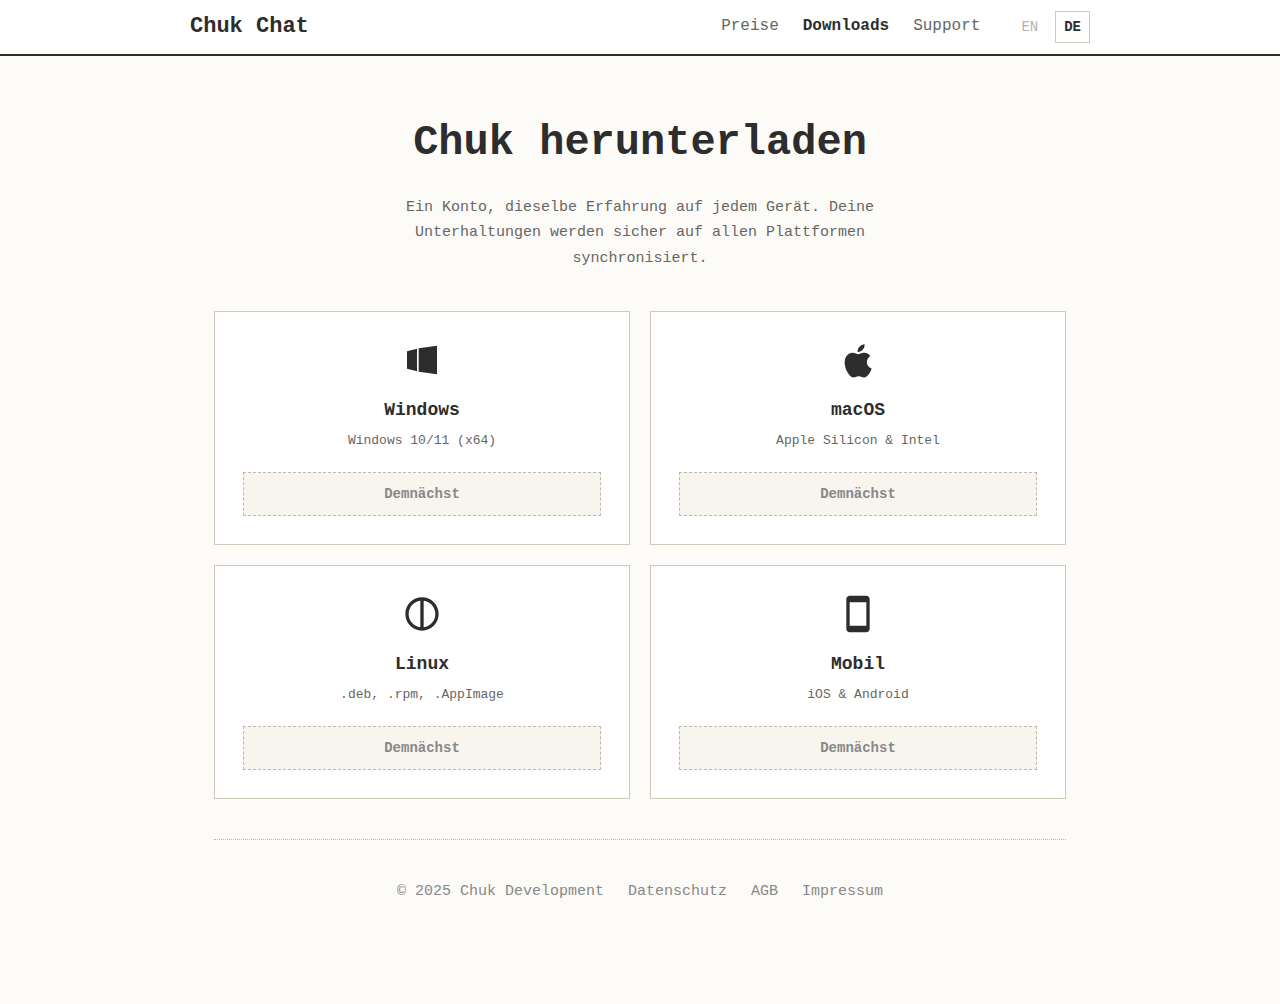
<file: downloads-de.html>
<!DOCTYPE html>
<html lang="de">
<head>
    <meta charset="UTF-8">
    <meta name="viewport" content="width=device-width, initial-scale=1.0">
    <title>Downloads - Chuk Chat</title>
    <link rel="stylesheet" href="shared-styles.css">
    <style>
        .container {
            flex: 1;
            display: flex;
            flex-direction: column;
            align-items: center;
        }

        h1 {
            text-align: center;
            border-bottom: none;
            padding-bottom: 0;
        }

        .subtitle {
            font-size: 15px;
            color: var(--text-secondary);
            margin-bottom: 40px;
            text-align: center;
            max-width: 500px;
        }

        .downloads-grid {
            display: grid;
            grid-template-columns: repeat(2, 1fr);
            gap: 20px;
            width: 100%;
            margin-bottom: 40px;
        }

        .download-card {
            background: var(--card-bg);
            border: 1px solid var(--border-solid);
            padding: 28px;
            display: flex;
            flex-direction: column;
            align-items: center;
            text-align: center;
            transition: all 0.15s;
            position: relative;
        }

        .download-card:hover {
            border-color: var(--text-color);
        }

        .os-icon {
            width: 40px;
            height: 40px;
            margin-bottom: 16px;
            color: var(--text-color);
        }

        .os-name {
            font-size: 18px;
            font-weight: bold;
            margin-bottom: 6px;
            color: var(--text-color);
        }

        .os-version {
            font-size: 13px;
            color: var(--text-secondary);
            margin-bottom: 20px;
        }

        .download-btn {
            background: var(--text-color);
            color: var(--card-bg);
            text-decoration: none;
            padding: 10px 20px;
            font-family: inherit;
            font-size: 14px;
            font-weight: bold;
            transition: all 0.15s;
            width: 100%;
            text-align: center;
            border: 1px solid var(--text-color);
        }

        .download-btn:hover {
            background: var(--accent);
            border-color: var(--accent);
            text-decoration: none;
        }

        .download-btn.disabled {
            background: var(--highlight-bg);
            color: var(--text-muted);
            border: 1px dashed var(--border-dotted);
            cursor: not-allowed;
        }

        .download-btn.disabled:hover {
            background: var(--highlight-bg);
            border-color: var(--border-dotted);
        }

        .footer {
            margin-top: auto;
        }

        /* Language Switcher */
        .lang-switcher {
            display: flex;
            gap: 8px;
            align-items: center;
        }

        .lang-btn {
            font-size: 14px;
            padding: 4px 8px;
            cursor: pointer;
            opacity: 0.5;
            transition: opacity 0.2s;
            text-decoration: none;
            color: var(--text-secondary);
            border: 1px solid transparent;
        }

        .lang-btn:hover {
            opacity: 1;
            text-decoration: none;
        }

        .lang-btn.active {
            opacity: 1;
            color: var(--text-color);
            font-weight: bold;
            border: 1px solid var(--border-solid);
        }

        @media (max-width: 600px) {
            .downloads-grid {
                grid-template-columns: 1fr;
            }
        }
    </style>
</head>
<body>
    <nav class="top-bar">
        <div class="nav-container">
            <a href="./index-de.html" class="logo">Chuk Chat</a>
            <div style="display: flex; align-items: center; gap: 32px;">
                <div class="nav-links">
                    <a href="./pricing-de.html" class="nav-link">Preise</a>
                    <a href="./downloads-de.html" class="nav-link active">Downloads</a>
                    <a href="./support-de.html" class="nav-link">Support</a>
                </div>
                <div class="lang-switcher">
                    <a href="./downloads.html" class="lang-btn" title="English">EN</a>
                    <a href="./downloads-de.html" class="lang-btn active" title="Deutsch">DE</a>
                </div>
            </div>
        </div>
    </nav>

    <div class="container">
        <h1>Chuk herunterladen</h1>
        <p class="subtitle">Ein Konto, dieselbe Erfahrung auf jedem Gerät. Deine Unterhaltungen werden sicher auf allen Plattformen synchronisiert.</p>

        <div class="downloads-grid">
            <div class="download-card">
                <svg class="os-icon" viewBox="0 0 24 24" fill="currentColor"><path d="M3 12V6.75L9 5.25V12H3ZM3 17.25V12H9V18.75L3 17.25ZM10 5V12H21V3.5L10 5ZM10 12V19L21 20.5V12H10Z"/></svg>
                <div class="os-name">Windows</div>
                <div class="os-version">Windows 10/11 (x64)</div>
                <a href="#" class="download-btn disabled">Demnächst</a>
            </div>

            <div class="download-card">
                <svg class="os-icon" viewBox="0 0 24 24" fill="currentColor"><path d="M17.3377 13.313C17.3637 11.047 19.2384 9.65865 19.3347 9.60265C18.192 7.94332 16.417 7.68265 15.8087 7.65599C14.302 7.49999 12.839 8.54399 12.069 8.54399C11.2904 8.54399 10.1057 7.67332 8.84235 7.69465C7.18902 7.71599 5.65368 8.65599 4.81368 10.1147C3.07568 13.1253 4.37302 17.5853 6.05302 20.0147C6.88368 21.204 7.85435 22.5347 9.16235 22.4867C10.425 22.4373 10.901 21.6827 12.4624 21.6827C14.0144 21.6827 14.4397 22.4867 15.7844 22.4613C17.1564 22.4133 18.0377 21.1893 18.851 19.996C19.8024 18.6053 20.2024 17.2547 20.2224 17.1747C20.205 17.1653 17.3037 16.056 17.3377 13.313ZM14.8984 5.74932C15.6037 4.89599 16.0784 3.70799 15.9477 2.53199C14.909 2.57599 13.6477 3.22532 12.893 4.08132C12.2144 4.84665 11.621 6.05999 11.7757 7.22265C12.9357 7.31332 14.1917 6.60399 14.8984 5.74932Z"/></svg>
                <div class="os-name">macOS</div>
                <div class="os-version">Apple Silicon & Intel</div>
                <a href="#" class="download-btn disabled">Demnächst</a>
            </div>

            <div class="download-card">
                <svg class="os-icon" viewBox="0 0 24 24" fill="currentColor"><path d="M12 2C6.48 2 2 6.48 2 12s4.48 10 10 10 10-4.48 10-10S17.52 2 12 2zm-1 17.93c-3.94-.49-7-3.85-7-7.93s3.06-7.44 7-7.93v15.86zm2 0V4.07c3.94.49 7 3.85 7 7.93s-3.06 7.44-7 7.93z"/></svg>
                <div class="os-name">Linux</div>
                <div class="os-version">.deb, .rpm, .AppImage</div>
                <a href="#" class="download-btn disabled">Demnächst</a>
            </div>

            <div class="download-card">
                <svg class="os-icon" viewBox="0 0 24 24" fill="currentColor"><path d="M17 1.01L7 1C5.9 1 5 1.9 5 3V21C5 22.1 5.9 23 7 23H17C18.1 23 19 22.1 19 21V3C19 1.9 18.1 1.01 17 1.01ZM17 19H7V5H17V19Z"/></svg>
                <div class="os-name">Mobil</div>
                <div class="os-version">iOS & Android</div>
                <a href="#" class="download-btn disabled">Demnächst</a>
            </div>
        </div>

        <footer class="footer">
            <span>&copy; 2025 <a href="https://chuk.dev">Chuk Development</a></span>
            <a href="./privacy-de.html">Datenschutz</a>
            <a href="./terms-de.html">AGB</a>
            <a href="./impressum.html">Impressum</a>
        </footer>
    </div>
</body>
</html>
</file>
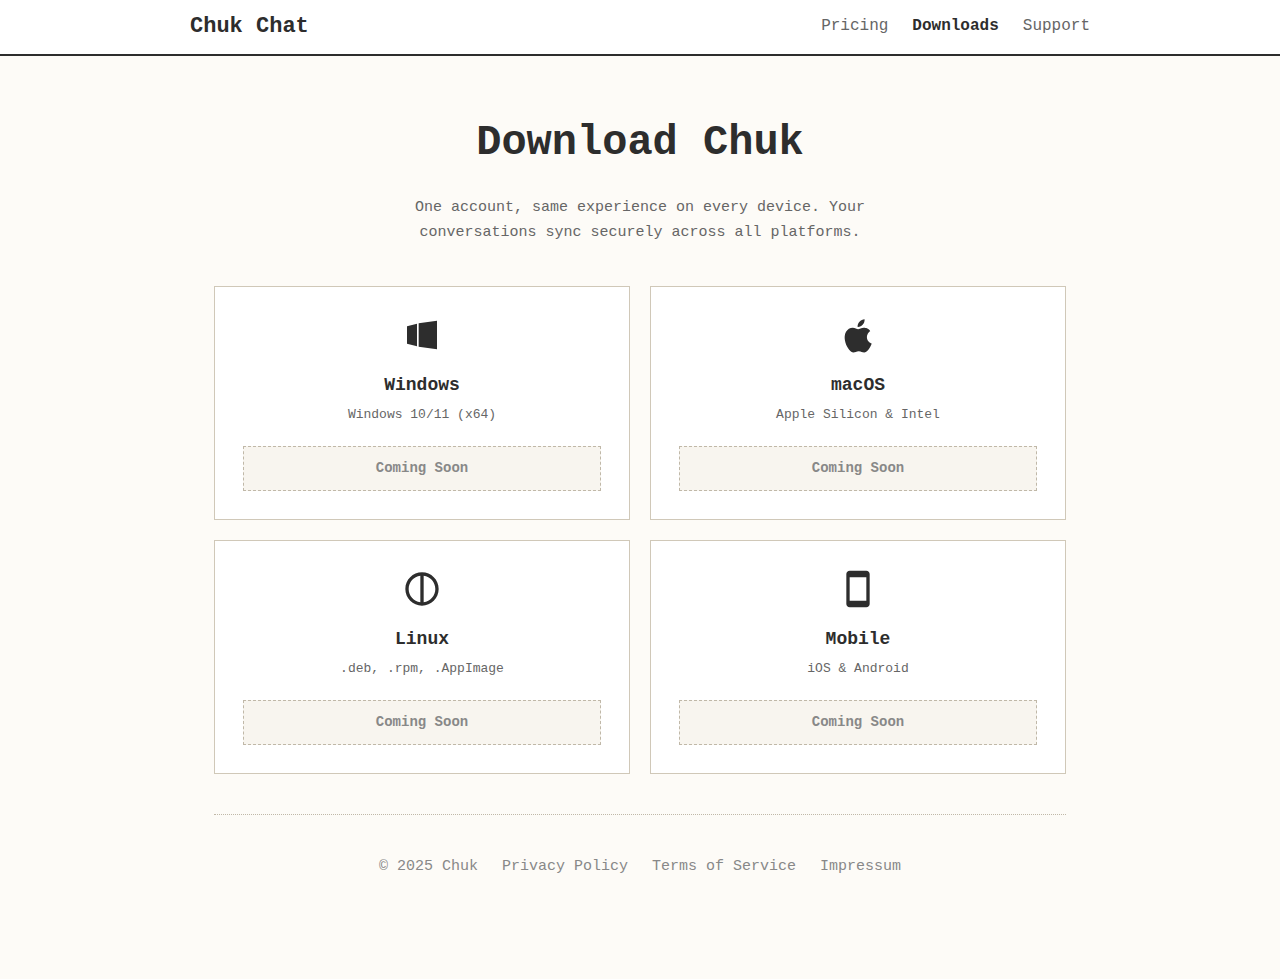
<file: downloads.html>
<!DOCTYPE html>
<html lang="en">
<head>
    <meta charset="UTF-8">
    <meta name="viewport" content="width=device-width, initial-scale=1.0">
    <title>Downloads - Chuk Chat</title>
    <link rel="stylesheet" href="shared-styles.css">
    <style>
        .container {
            flex: 1;
            display: flex;
            flex-direction: column;
            align-items: center;
        }

        h1 {
            text-align: center;
            border-bottom: none;
            padding-bottom: 0;
        }

        .subtitle {
            font-size: 15px;
            color: var(--text-secondary);
            margin-bottom: 40px;
            text-align: center;
            max-width: 500px;
        }

        .downloads-grid {
            display: grid;
            grid-template-columns: repeat(2, 1fr);
            gap: 20px;
            width: 100%;
            margin-bottom: 40px;
        }

        .download-card {
            background: var(--card-bg);
            border: 1px solid var(--border-solid);
            padding: 28px;
            display: flex;
            flex-direction: column;
            align-items: center;
            text-align: center;
            transition: all 0.15s;
            position: relative;
        }

        .download-card:hover {
            border-color: var(--text-color);
        }

        .os-icon {
            width: 40px;
            height: 40px;
            margin-bottom: 16px;
            color: var(--text-color);
        }

        .os-name {
            font-size: 18px;
            font-weight: bold;
            margin-bottom: 6px;
            color: var(--text-color);
        }

        .os-version {
            font-size: 13px;
            color: var(--text-secondary);
            margin-bottom: 20px;
        }

        .download-btn {
            background: var(--text-color);
            color: var(--card-bg);
            text-decoration: none;
            padding: 10px 20px;
            font-family: inherit;
            font-size: 14px;
            font-weight: bold;
            transition: all 0.15s;
            width: 100%;
            text-align: center;
            border: 1px solid var(--text-color);
        }

        .download-btn:hover {
            background: var(--accent);
            border-color: var(--accent);
            text-decoration: none;
        }

        .download-btn.disabled {
            background: var(--highlight-bg);
            color: var(--text-muted);
            border: 1px dashed var(--border-dotted);
            cursor: not-allowed;
        }

        .download-btn.disabled:hover {
            background: var(--highlight-bg);
            border-color: var(--border-dotted);
        }

        .footer {
            margin-top: auto;
        }

        @media (max-width: 600px) {
            .downloads-grid {
                grid-template-columns: 1fr;
            }
        }
    </style>
</head>
<body>
    <nav class="top-bar">
        <div class="nav-container">
            <a href="./index.html" class="logo">Chuk Chat</a>
            <div class="nav-links">
                <a href="./pricing.html" class="nav-link">Pricing</a>
                <a href="./downloads.html" class="nav-link active">Downloads</a>
                <a href="./support.html" class="nav-link">Support</a>
            </div>
        </div>
    </nav>

    <div class="container">
        <h1>Download Chuk</h1>
        <p class="subtitle">One account, same experience on every device. Your conversations sync securely across all platforms.</p>

        <div class="downloads-grid">
            <div class="download-card">
                <svg class="os-icon" viewBox="0 0 24 24" fill="currentColor"><path d="M3 12V6.75L9 5.25V12H3ZM3 17.25V12H9V18.75L3 17.25ZM10 5V12H21V3.5L10 5ZM10 12V19L21 20.5V12H10Z"/></svg>
                <div class="os-name">Windows</div>
                <div class="os-version">Windows 10/11 (x64)</div>
                <a href="#" class="download-btn disabled">Coming Soon</a>
            </div>

            <div class="download-card">
                <svg class="os-icon" viewBox="0 0 24 24" fill="currentColor"><path d="M17.3377 13.313C17.3637 11.047 19.2384 9.65865 19.3347 9.60265C18.192 7.94332 16.417 7.68265 15.8087 7.65599C14.302 7.49999 12.839 8.54399 12.069 8.54399C11.2904 8.54399 10.1057 7.67332 8.84235 7.69465C7.18902 7.71599 5.65368 8.65599 4.81368 10.1147C3.07568 13.1253 4.37302 17.5853 6.05302 20.0147C6.88368 21.204 7.85435 22.5347 9.16235 22.4867C10.425 22.4373 10.901 21.6827 12.4624 21.6827C14.0144 21.6827 14.4397 22.4867 15.7844 22.4613C17.1564 22.4133 18.0377 21.1893 18.851 19.996C19.8024 18.6053 20.2024 17.2547 20.2224 17.1747C20.205 17.1653 17.3037 16.056 17.3377 13.313ZM14.8984 5.74932C15.6037 4.89599 16.0784 3.70799 15.9477 2.53199C14.909 2.57599 13.6477 3.22532 12.893 4.08132C12.2144 4.84665 11.621 6.05999 11.7757 7.22265C12.9357 7.31332 14.1917 6.60399 14.8984 5.74932Z"/></svg>
                <div class="os-name">macOS</div>
                <div class="os-version">Apple Silicon & Intel</div>
                <a href="#" class="download-btn disabled">Coming Soon</a>
            </div>

            <div class="download-card">
                <svg class="os-icon" viewBox="0 0 24 24" fill="currentColor"><path d="M12 2C6.48 2 2 6.48 2 12s4.48 10 10 10 10-4.48 10-10S17.52 2 12 2zm-1 17.93c-3.94-.49-7-3.85-7-7.93s3.06-7.44 7-7.93v15.86zm2 0V4.07c3.94.49 7 3.85 7 7.93s-3.06 7.44-7 7.93z"/></svg>
                <div class="os-name">Linux</div>
                <div class="os-version">.deb, .rpm, .AppImage</div>
                <a href="#" class="download-btn disabled">Coming Soon</a>
            </div>

            <div class="download-card">
                <svg class="os-icon" viewBox="0 0 24 24" fill="currentColor"><path d="M17 1.01L7 1C5.9 1 5 1.9 5 3V21C5 22.1 5.9 23 7 23H17C18.1 23 19 22.1 19 21V3C19 1.9 18.1 1.01 17 1.01ZM17 19H7V5H17V19Z"/></svg>
                <div class="os-name">Mobile</div>
                <div class="os-version">iOS & Android</div>
                <a href="#" class="download-btn disabled">Coming Soon</a>
            </div>
        </div>

        <footer class="footer">
            <span>&copy; 2025 Chuk</span>
            <a href="./privacy.html">Privacy Policy</a>
            <a href="./terms.html">Terms of Service</a>
            <a href="./impressum.html">Impressum</a>
        </footer>
    </div>
</body>
</html>
</file>
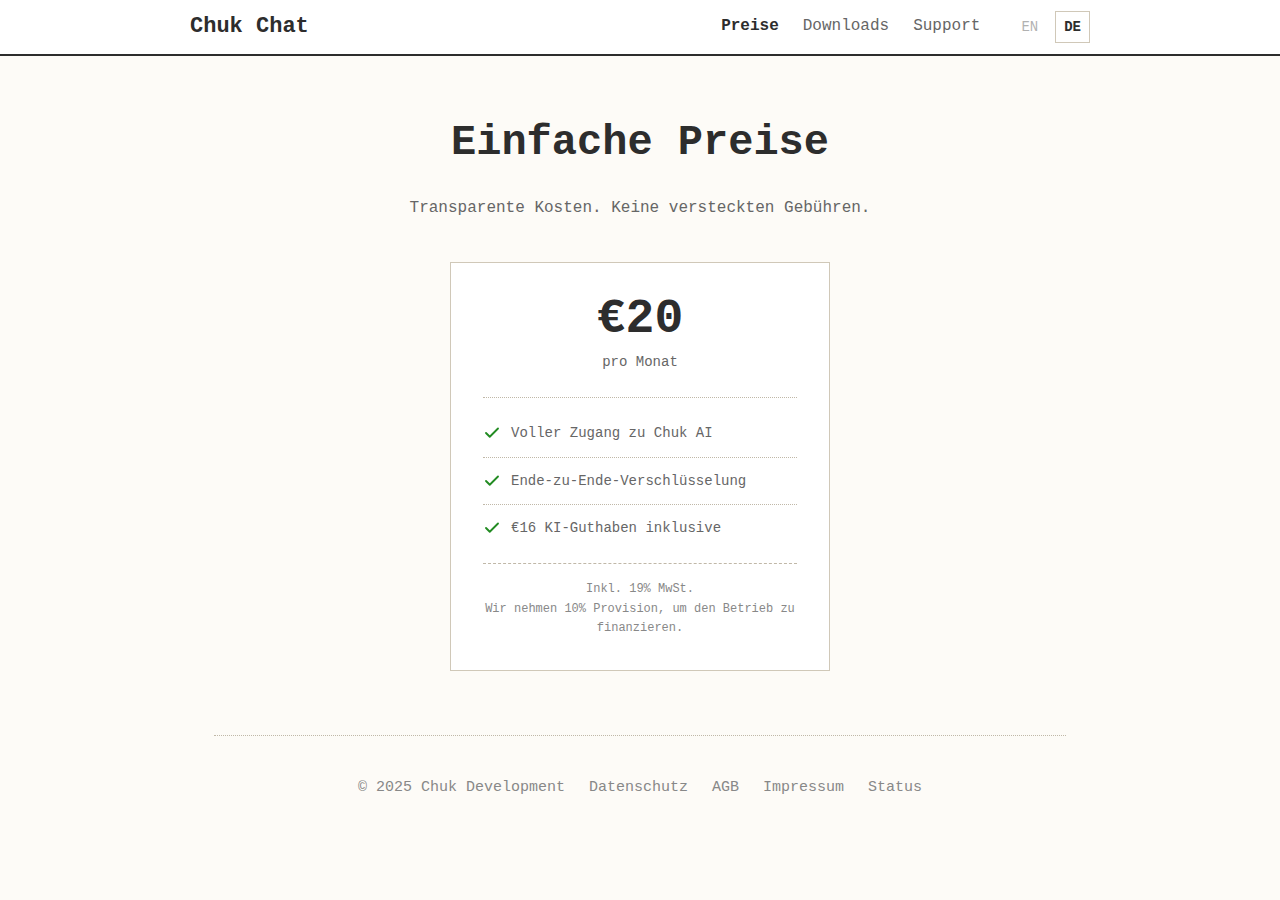
<file: pricing-de.html>
<!DOCTYPE html>
<html lang="de">
<head>
    <meta charset="UTF-8">
    <meta name="viewport" content="width=device-width, initial-scale=1.0">
    <title>Preise - Chuk Chat</title>
    <link rel="stylesheet" href="shared-styles.css">
    <style>
        .container {
            text-align: center;
            flex: 1;
            display: flex;
            flex-direction: column;
            justify-content: center;
        }

        h1 {
            border-bottom: none;
            padding-bottom: 0;
        }

        .subtitle {
            font-size: 16px;
            color: var(--text-secondary);
            margin-bottom: 40px;
        }

        .pricing-card {
            background: var(--card-bg);
            border: 1px solid var(--border-solid);
            padding: 32px;
            max-width: 380px;
            margin: 0 auto;
            text-align: center;
        }

        .pricing-card:hover {
            border-color: var(--text-color);
        }

        .price {
            font-size: 48px;
            font-weight: bold;
            color: var(--text-color);
            line-height: 1;
            margin-bottom: 8px;
        }

        .price-period {
            color: var(--text-secondary);
            font-size: 14px;
            margin-bottom: 24px;
            padding-bottom: 24px;
            border-bottom: 1px dotted var(--border-dotted);
        }

        .features {
            text-align: left;
            margin-bottom: 24px;
        }

        .feature-item {
            display: flex;
            align-items: center;
            margin-bottom: 12px;
            gap: 10px;
            font-size: 14px;
            color: var(--text-secondary);
            padding-bottom: 12px;
            border-bottom: 1px dotted var(--border-dotted);
        }

        .feature-item:last-child {
            border-bottom: none;
            margin-bottom: 0;
            padding-bottom: 0;
        }

        .feature-icon {
            color: var(--success);
            min-width: 18px;
        }

        .note {
            margin-top: 20px;
            font-size: 12px;
            color: var(--text-muted);
            border-top: 1px dashed var(--border-dotted);
            padding-top: 16px;
        }

        .footer {
            margin-top: auto;
        }

        /* Language Switcher */
        .lang-switcher {
            display: flex;
            gap: 8px;
            align-items: center;
        }

        .lang-btn {
            font-size: 14px;
            padding: 4px 8px;
            cursor: pointer;
            opacity: 0.5;
            transition: opacity 0.2s;
            text-decoration: none;
            color: var(--text-secondary);
            border: 1px solid transparent;
        }

        .lang-btn:hover {
            opacity: 1;
            text-decoration: none;
        }

        .lang-btn.active {
            opacity: 1;
            color: var(--text-color);
            font-weight: bold;
            border: 1px solid var(--border-solid);
        }
    </style>
</head>
<body>
    <nav class="top-bar">
        <div class="nav-container">
            <a href="./index-de.html" class="logo">Chuk Chat</a>
            <div style="display: flex; align-items: center; gap: 32px;">
                <div class="nav-links">
                    <a href="./pricing-de.html" class="nav-link active">Preise</a>
                    <a href="./downloads-de.html" class="nav-link">Downloads</a>
                    <a href="./support-de.html" class="nav-link">Support</a>
                </div>
                <div class="lang-switcher">
                    <a href="./pricing.html" class="lang-btn" title="English">EN</a>
                    <a href="./pricing-de.html" class="lang-btn active" title="Deutsch">DE</a>
                </div>
            </div>
            <button class="mobile-menu-btn" onclick="toggleMobileMenu()">
                <svg width="24" height="24" viewBox="0 0 24 24" fill="none" stroke="currentColor" stroke-width="2"><line x1="3" y1="12" x2="21" y2="12"></line><line x1="3" y1="6" x2="21" y2="6"></line><line x1="3" y1="18" x2="21" y2="18"></line></svg>
            </button>
        </div>
    </nav>

    <div class="mobile-menu" id="mobileMenu">
        <a href="./pricing-de.html" class="active">Preise</a>
        <a href="./downloads-de.html">Downloads</a>
        <a href="./support-de.html">Support</a>
        <div class="mobile-lang">
            <a href="./pricing.html">EN</a>
            <a href="./pricing-de.html" class="active">DE</a>
        </div>
    </div>

    <div class="container">
        <h1>Einfache Preise</h1>
        <p class="subtitle">Transparente Kosten. Keine versteckten Gebühren.</p>

        <div class="pricing-card">
            <div class="price">€20</div>
            <div class="price-period">pro Monat</div>

            <div class="features">
                <div class="feature-item">
                    <svg class="feature-icon" width="18" height="18" viewBox="0 0 24 24" fill="none" stroke="currentColor" stroke-width="2.5" stroke-linecap="round" stroke-linejoin="round"><polyline points="20 6 9 17 4 12"></polyline></svg>
                    <span>Voller Zugang zu Chuk AI</span>
                </div>
                <div class="feature-item">
                    <svg class="feature-icon" width="18" height="18" viewBox="0 0 24 24" fill="none" stroke="currentColor" stroke-width="2.5" stroke-linecap="round" stroke-linejoin="round"><polyline points="20 6 9 17 4 12"></polyline></svg>
                    <span>Ende-zu-Ende-Verschlüsselung</span>
                </div>
                <div class="feature-item">
                    <svg class="feature-icon" width="18" height="18" viewBox="0 0 24 24" fill="none" stroke="currentColor" stroke-width="2.5" stroke-linecap="round" stroke-linejoin="round"><polyline points="20 6 9 17 4 12"></polyline></svg>
                    <span>€16 KI-Guthaben inklusive</span>
                </div>
            </div>

            <div class="note">
                Inkl. 19% MwSt.<br>
                Wir nehmen 10% Provision, um den Betrieb zu finanzieren.
            </div>
        </div>

        <footer class="footer">
            <span>&copy; 2025 <a href="https://chuk.dev">Chuk Development</a></span>
            <a href="./privacy-de.html">Datenschutz</a>
            <a href="./terms-de.html">AGB</a>
            <a href="./impressum.html">Impressum</a>
            <a href="https://status.chuk.chat/status/chukchat" target="_blank">Status</a>
        </footer>
    </div>

    <script>
        function toggleMobileMenu() {
            document.getElementById('mobileMenu').classList.toggle('open');
        }
    </script>
</body>
</html>
</file>
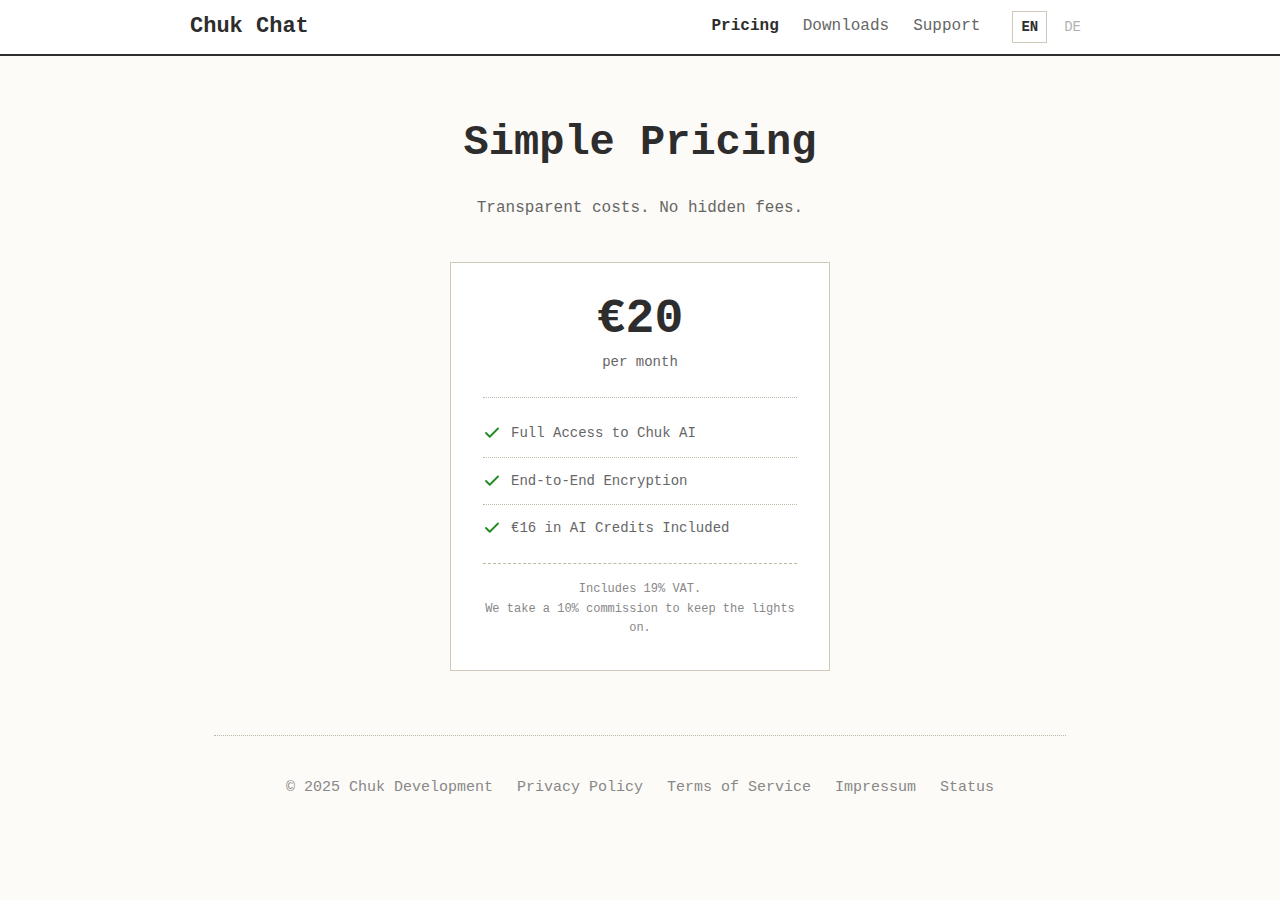
<file: pricing.html>
<!DOCTYPE html>
<html lang="en">
<head>
    <meta charset="UTF-8">
    <meta name="viewport" content="width=device-width, initial-scale=1.0">
    <title>Pricing - Chuk Chat</title>
    <link rel="stylesheet" href="shared-styles.css">
    <style>
        .container {
            text-align: center;
            flex: 1;
            display: flex;
            flex-direction: column;
            justify-content: center;
        }

        h1 {
            border-bottom: none;
            padding-bottom: 0;
        }

        .subtitle {
            font-size: 16px;
            color: var(--text-secondary);
            margin-bottom: 40px;
        }

        .pricing-card {
            background: var(--card-bg);
            border: 1px solid var(--border-solid);
            padding: 32px;
            max-width: 380px;
            margin: 0 auto;
            text-align: center;
        }

        .pricing-card:hover {
            border-color: var(--text-color);
        }

        .price {
            font-size: 48px;
            font-weight: bold;
            color: var(--text-color);
            line-height: 1;
            margin-bottom: 8px;
        }

        .price-period {
            color: var(--text-secondary);
            font-size: 14px;
            margin-bottom: 24px;
            padding-bottom: 24px;
            border-bottom: 1px dotted var(--border-dotted);
        }

        .features {
            text-align: left;
            margin-bottom: 24px;
        }

        .feature-item {
            display: flex;
            align-items: center;
            margin-bottom: 12px;
            gap: 10px;
            font-size: 14px;
            color: var(--text-secondary);
            padding-bottom: 12px;
            border-bottom: 1px dotted var(--border-dotted);
        }

        .feature-item:last-child {
            border-bottom: none;
            margin-bottom: 0;
            padding-bottom: 0;
        }

        .feature-icon {
            color: var(--success);
            min-width: 18px;
        }

        .note {
            margin-top: 20px;
            font-size: 12px;
            color: var(--text-muted);
            border-top: 1px dashed var(--border-dotted);
            padding-top: 16px;
        }

        .footer {
            margin-top: auto;
        }

        /* Language Switcher */
        .lang-switcher {
            display: flex;
            gap: 8px;
            align-items: center;
        }

        .lang-btn {
            font-size: 14px;
            padding: 4px 8px;
            cursor: pointer;
            opacity: 0.5;
            transition: opacity 0.2s;
            text-decoration: none;
            color: var(--text-secondary);
            border: 1px solid transparent;
        }

        .lang-btn:hover {
            opacity: 1;
            text-decoration: none;
        }

        .lang-btn.active {
            opacity: 1;
            color: var(--text-color);
            font-weight: bold;
            border: 1px solid var(--border-solid);
        }
    </style>
</head>
<body>
    <nav class="top-bar">
        <div class="nav-container">
            <a href="./index.html" class="logo">Chuk Chat</a>
            <div style="display: flex; align-items: center; gap: 32px;">
                <div class="nav-links">
                    <a href="./pricing.html" class="nav-link active">Pricing</a>
                    <a href="./downloads.html" class="nav-link">Downloads</a>
                    <a href="./support.html" class="nav-link">Support</a>
                </div>
                <div class="lang-switcher">
                    <a href="./pricing.html" class="lang-btn active" title="English">EN</a>
                    <a href="./pricing-de.html" class="lang-btn" title="Deutsch">DE</a>
                </div>
            </div>
            <button class="mobile-menu-btn" onclick="toggleMobileMenu()">
                <svg width="24" height="24" viewBox="0 0 24 24" fill="none" stroke="currentColor" stroke-width="2"><line x1="3" y1="12" x2="21" y2="12"></line><line x1="3" y1="6" x2="21" y2="6"></line><line x1="3" y1="18" x2="21" y2="18"></line></svg>
            </button>
        </div>
    </nav>

    <div class="mobile-menu" id="mobileMenu">
        <a href="./pricing.html" class="active">Pricing</a>
        <a href="./downloads.html">Downloads</a>
        <a href="./support.html">Support</a>
        <div class="mobile-lang">
            <a href="./pricing.html" class="active">EN</a>
            <a href="./pricing-de.html">DE</a>
        </div>
    </div>

    <div class="container">
        <h1>Simple Pricing</h1>
        <p class="subtitle">Transparent costs. No hidden fees.</p>

        <div class="pricing-card">
            <div class="price">€20</div>
            <div class="price-period">per month</div>

            <div class="features">
                <div class="feature-item">
                    <svg class="feature-icon" width="18" height="18" viewBox="0 0 24 24" fill="none" stroke="currentColor" stroke-width="2.5" stroke-linecap="round" stroke-linejoin="round"><polyline points="20 6 9 17 4 12"></polyline></svg>
                    <span>Full Access to Chuk AI</span>
                </div>
                <div class="feature-item">
                    <svg class="feature-icon" width="18" height="18" viewBox="0 0 24 24" fill="none" stroke="currentColor" stroke-width="2.5" stroke-linecap="round" stroke-linejoin="round"><polyline points="20 6 9 17 4 12"></polyline></svg>
                    <span>End-to-End Encryption</span>
                </div>
                <div class="feature-item">
                    <svg class="feature-icon" width="18" height="18" viewBox="0 0 24 24" fill="none" stroke="currentColor" stroke-width="2.5" stroke-linecap="round" stroke-linejoin="round"><polyline points="20 6 9 17 4 12"></polyline></svg>
                    <span>€16 in AI Credits Included</span>
                </div>
            </div>

            <div class="note">
                Includes 19% VAT.<br>
                We take a 10% commission to keep the lights on.
            </div>
        </div>

        <footer class="footer">
            <span>&copy; 2025 <a href="https://chuk.dev">Chuk Development</a></span>
            <a href="./privacy.html">Privacy Policy</a>
            <a href="./terms.html">Terms of Service</a>
            <a href="./impressum.html">Impressum</a>
            <a href="https://status.chuk.chat/status/chukchat" target="_blank">Status</a>
        </footer>
    </div>

    <script>
        function toggleMobileMenu() {
            document.getElementById('mobileMenu').classList.toggle('open');
        }
    </script>
</body>
</html>
</file>
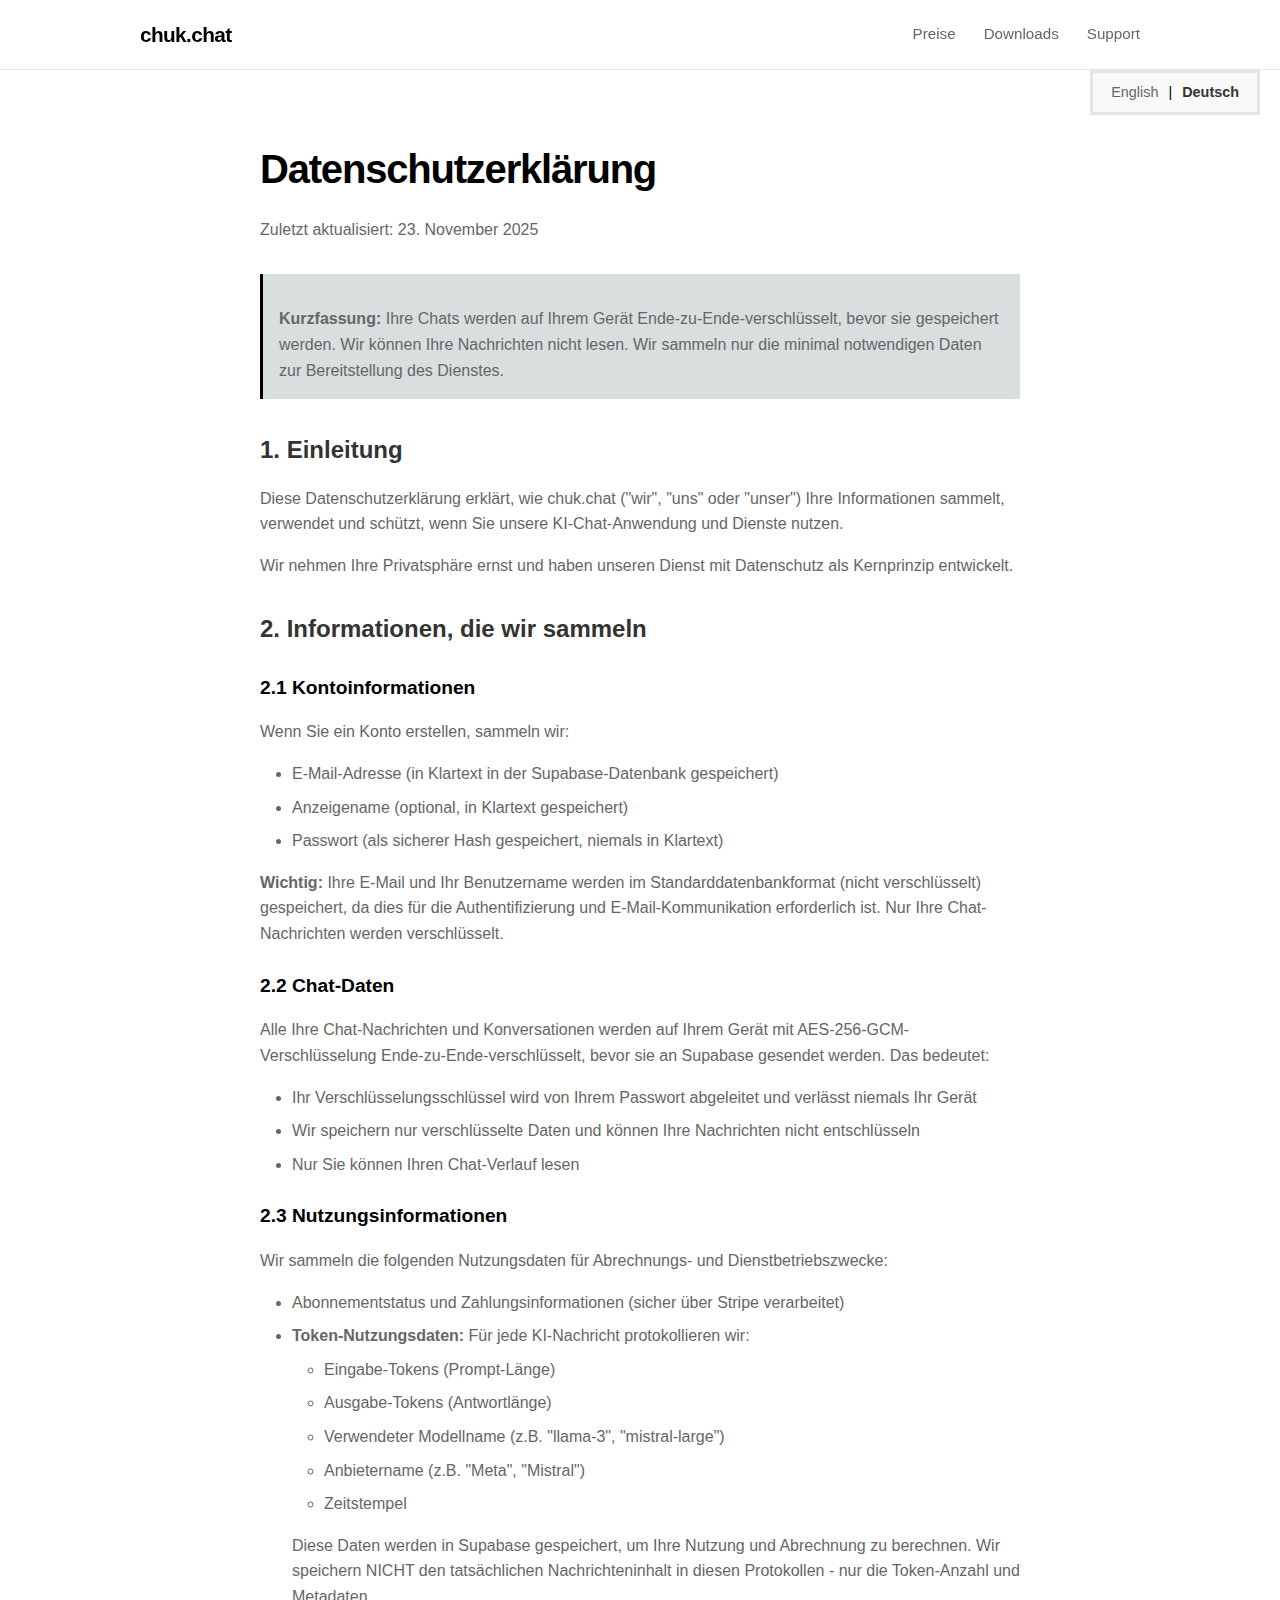
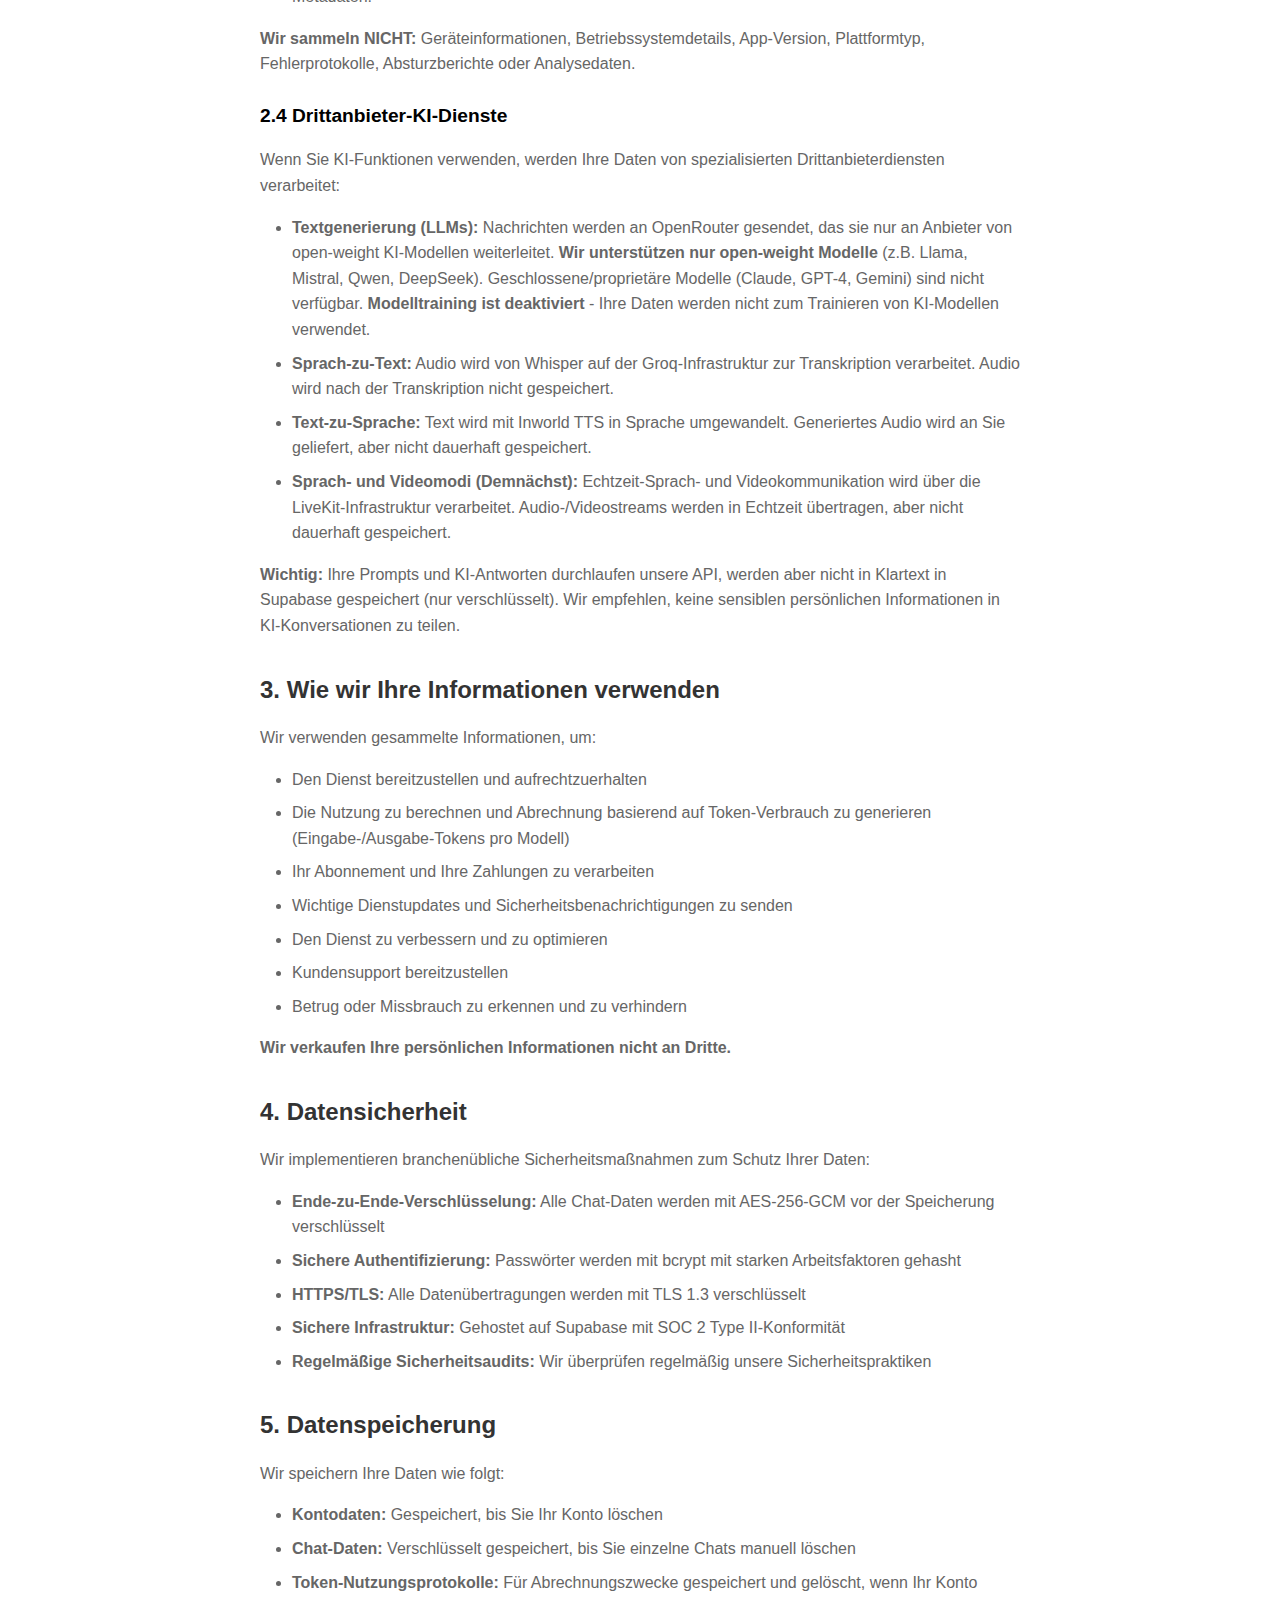
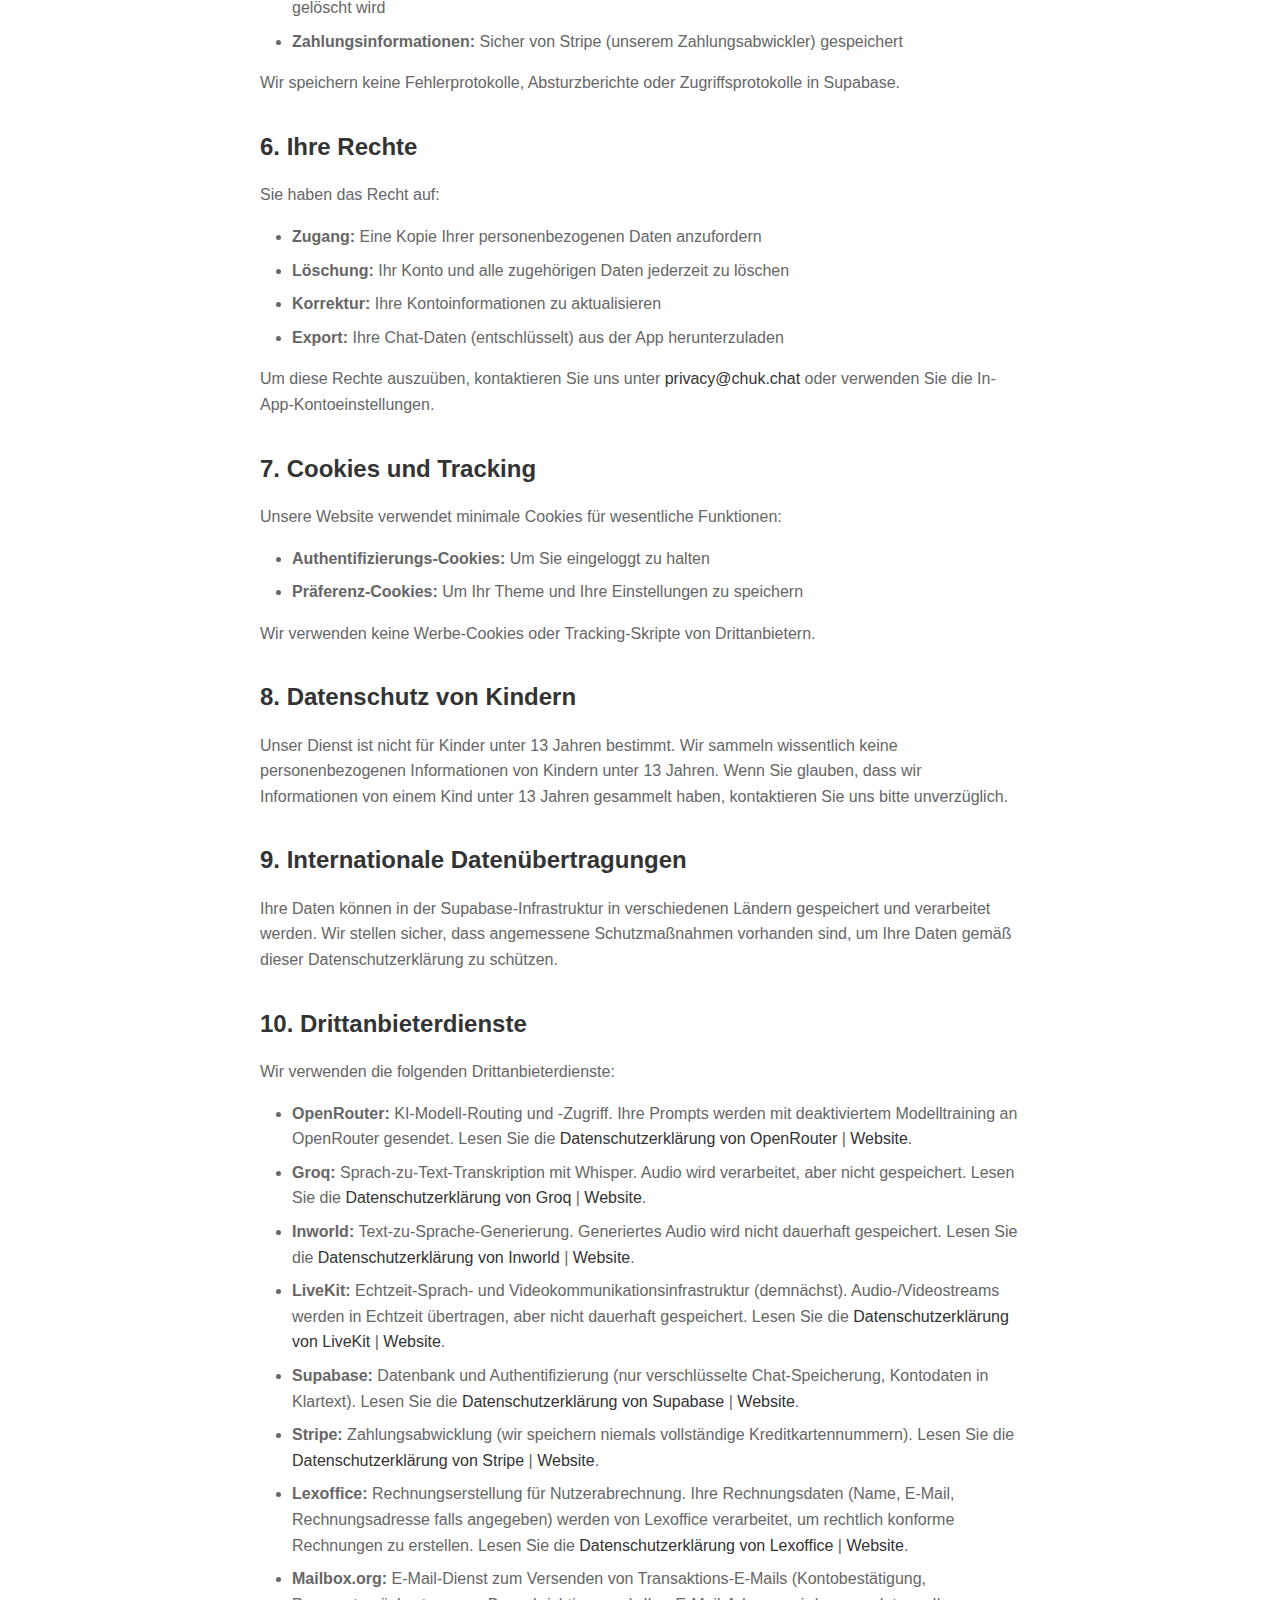
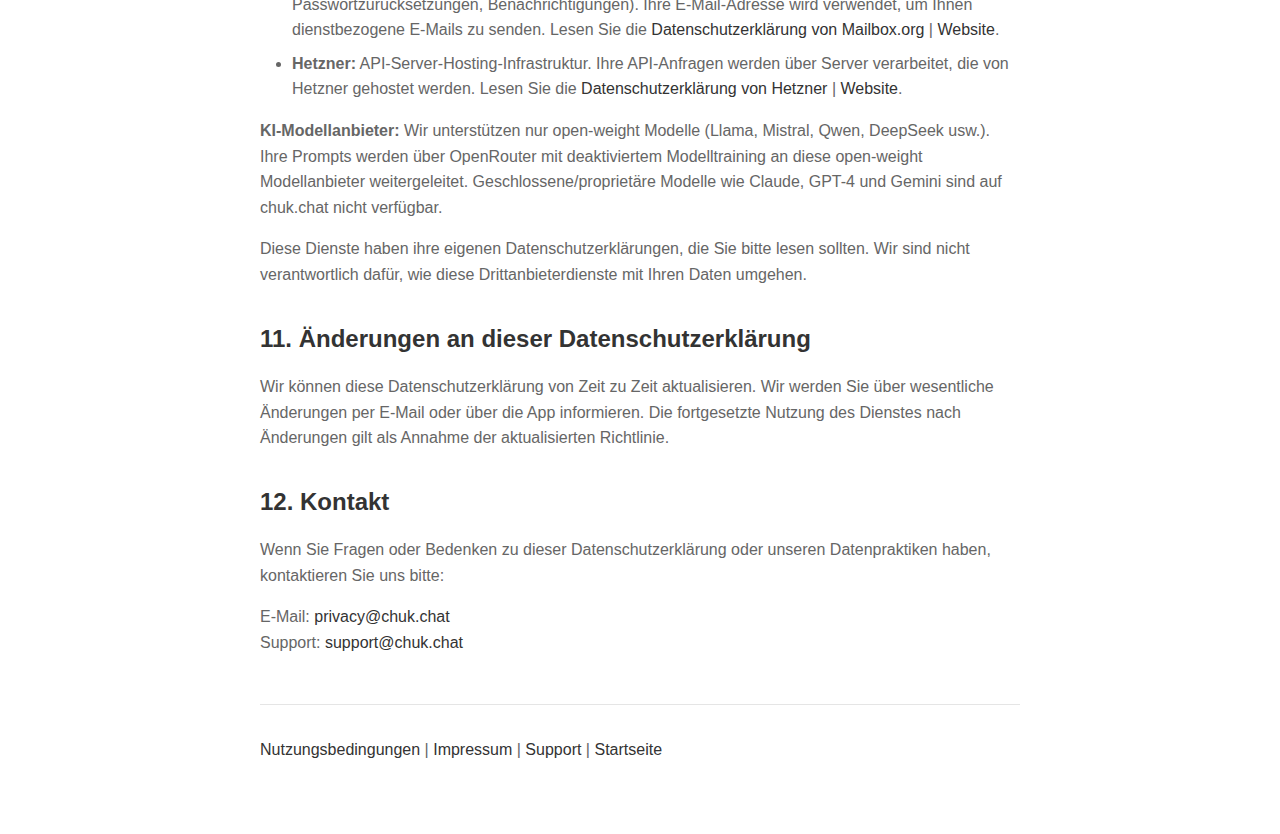
<file: privacy-de.html>
<!DOCTYPE html>
<html lang="de">
<head>
    <meta charset="UTF-8">
    <meta name="viewport" content="width=device-width, initial-scale=1.0">
    <title>Datenschutzerklärung - chuk.chat</title>
    <style>
        :root {
            --bg-color: #ffffff;
            --text-color: #000000;
            --accent-color: #000000;
            --accent-hover: #333333;
            --secondary-text: #666666;
            --card-bg: #f9f9f9;
            --card-border: #e5e5e5;
            --card-hover-border: #d4d4d4;
            --top-bar-height: 70px;
        }

        * {
            box-sizing: border-box;
        }

        body {
            margin: 0;
            font-family: -apple-system, BlinkMacSystemFont, "Segoe UI", Roboto, Helvetica, Arial, sans-serif;
            background-color: var(--bg-color);
            
            
            color: var(--text-color);
            line-height: 1.6;
            display: flex;
            flex-direction: column;
            align-items: center;
            min-height: 100vh;
            padding-top: var(--top-bar-height);
        }

        /* Top Navigation Bar */
        .top-bar {
            position: fixed;
            top: 0;
            left: 0;
            right: 0;
            height: var(--top-bar-height);
            background: rgba(255, 255, 255, 0.95);
            backdrop-filter: blur(16px);
            -webkit-backdrop-filter: blur(16px);
            border-bottom: 1px solid var(--card-border);
            display: flex;
            align-items: center;
            justify-content: center;
            z-index: 1000;
            padding: 0 20px;
        }

        .nav-container {
            width: 100%;
            max-width: 1000px;
            display: flex;
            align-items: center;
            justify-content: space-between;
        }

        .logo {
            font-weight: 800;
            font-size: 1.3rem;
            color: #000;
            text-decoration: none;
            letter-spacing: -0.03em;
            transition: opacity 0.2s;
        }

        .logo:hover {
            opacity: 0.9;
        }

        .nav-links {
            display: flex;
            gap: 28px;
        }

        .nav-link {
            color: var(--secondary-text);
            text-decoration: none;
            font-size: 0.95rem;
            font-weight: 500;
            transition: all 0.2s;
            position: relative;
        }

        .nav-link:hover {
            color: #000;
        }

        .nav-link.active {
            color: #000;
        }

        .lang-switcher {
            position: absolute;
            top: 70px;
            right: 20px;
            background: var(--card-bg);
            border: 3px solid var(--card-border);
            border-radius: 0;
            padding: 8px 12px;
            font-size: 0.9rem;
        }

        .lang-switcher a {
            color: var(--secondary-text);
            text-decoration: none;
            margin: 0 6px;
            transition: color 0.2s;
        }

        .lang-switcher a:hover {
            color: var(--accent-hover);
        }

        .lang-switcher a.active {
            color: var(--accent-hover);
            font-weight: 600;
        }

        .container {
            width: 100%;
            max-width: 800px;
            padding: 40px 20px;
        }

        h1 {
            font-size: 2.5rem;
            font-weight: 700;
            margin-bottom: 0.5rem;
            letter-spacing: -0.03em;
        }

        .updated {
            color: var(--secondary-text);
            margin-bottom: 2rem;
        }

        h2 {
            font-size: 1.5rem;
            font-weight: 600;
            margin-top: 2rem;
            margin-bottom: 1rem;
            color: var(--accent-hover);
        }

        p {
            margin-bottom: 1rem;
            color: var(--secondary-text);
        }

        ul {
            margin-bottom: 1rem;
            padding-left: 2rem;
            color: var(--secondary-text);
        }

        li {
            margin-bottom: 0.5rem;
        }

        a {
            color: var(--accent-hover);
            text-decoration: none;
        }

        a:hover {
            text-decoration: underline;
        }

        .section {
            margin-bottom: 2rem;
        }

        .highlight {
            background: rgba(63, 94, 93, 0.2);
            padding: 1rem;
            border-radius: 0;
            border-left: 3px solid var(--accent-color);
            margin: 1rem 0;
        }
    </style>
</head>
<body>
    <!-- Top Navigation Bar -->
    <div class="top-bar">
        <div class="nav-container">
            <a href="/" class="logo">chuk.chat</a>
            <div class="nav-links">
                <a href="/pricing.html" class="nav-link">Preise</a>
                <a href="/downloads.html" class="nav-link">Downloads</a>
                <a href="/support.html" class="nav-link">Support</a>
            </div>
        </div>
    </div>

    <!-- Language Switcher -->
    <div class="lang-switcher">
        <a href="/privacy.html">English</a> | <a href="/privacy-de.html" class="active">Deutsch</a>
    </div>

    <div class="container">
        <h1>Datenschutzerklärung</h1>
        <p class="updated">Zuletzt aktualisiert: 23. November 2025</p>

        <div class="highlight">
            <p style="margin-bottom: 0;">
                <strong>Kurzfassung:</strong> Ihre Chats werden auf Ihrem Gerät Ende-zu-Ende-verschlüsselt, bevor sie gespeichert werden.
                Wir können Ihre Nachrichten nicht lesen. Wir sammeln nur die minimal notwendigen Daten zur Bereitstellung des Dienstes.
            </p>
        </div>

        <div class="section">
            <h2>1. Einleitung</h2>
            <p>
                Diese Datenschutzerklärung erklärt, wie chuk.chat ("wir", "uns" oder "unser") Ihre Informationen sammelt, verwendet und schützt,
                wenn Sie unsere KI-Chat-Anwendung und Dienste nutzen.
            </p>
            <p>
                Wir nehmen Ihre Privatsphäre ernst und haben unseren Dienst mit Datenschutz als Kernprinzip entwickelt.
            </p>
        </div>

        <div class="section">
            <h2>2. Informationen, die wir sammeln</h2>

            <h3 style="font-size: 1.2rem; margin-top: 1.5rem; margin-bottom: 0.5rem;">2.1 Kontoinformationen</h3>
            <p>Wenn Sie ein Konto erstellen, sammeln wir:</p>
            <ul>
                <li>E-Mail-Adresse (in Klartext in der Supabase-Datenbank gespeichert)</li>
                <li>Anzeigename (optional, in Klartext gespeichert)</li>
                <li>Passwort (als sicherer Hash gespeichert, niemals in Klartext)</li>
            </ul>
            <p>
                <strong>Wichtig:</strong> Ihre E-Mail und Ihr Benutzername werden im Standarddatenbankformat (nicht verschlüsselt) gespeichert,
                da dies für die Authentifizierung und E-Mail-Kommunikation erforderlich ist. Nur Ihre Chat-Nachrichten werden verschlüsselt.
            </p>

            <h3 style="font-size: 1.2rem; margin-top: 1.5rem; margin-bottom: 0.5rem;">2.2 Chat-Daten</h3>
            <p>
                Alle Ihre Chat-Nachrichten und Konversationen werden auf Ihrem Gerät mit AES-256-GCM-Verschlüsselung
                Ende-zu-Ende-verschlüsselt, bevor sie an Supabase gesendet werden. Das bedeutet:
            </p>
            <ul>
                <li>Ihr Verschlüsselungsschlüssel wird von Ihrem Passwort abgeleitet und verlässt niemals Ihr Gerät</li>
                <li>Wir speichern nur verschlüsselte Daten und können Ihre Nachrichten nicht entschlüsseln</li>
                <li>Nur Sie können Ihren Chat-Verlauf lesen</li>
            </ul>

            <h3 style="font-size: 1.2rem; margin-top: 1.5rem; margin-bottom: 0.5rem;">2.3 Nutzungsinformationen</h3>
            <p>Wir sammeln die folgenden Nutzungsdaten für Abrechnungs- und Dienstbetriebszwecke:</p>
            <ul>
                <li>Abonnementstatus und Zahlungsinformationen (sicher über Stripe verarbeitet)</li>
                <li><strong>Token-Nutzungsdaten:</strong> Für jede KI-Nachricht protokollieren wir:
                    <ul style="margin-top: 0.5rem;">
                        <li>Eingabe-Tokens (Prompt-Länge)</li>
                        <li>Ausgabe-Tokens (Antwortlänge)</li>
                        <li>Verwendeter Modellname (z.B. "llama-3", "mistral-large")</li>
                        <li>Anbietername (z.B. "Meta", "Mistral")</li>
                        <li>Zeitstempel</li>
                    </ul>
                    Diese Daten werden in Supabase gespeichert, um Ihre Nutzung und Abrechnung zu berechnen. Wir speichern NICHT den tatsächlichen
                    Nachrichteninhalt in diesen Protokollen - nur die Token-Anzahl und Metadaten.
                </li>
            </ul>
            <p>
                <strong>Wir sammeln NICHT:</strong> Geräteinformationen, Betriebssystemdetails, App-Version,
                Plattformtyp, Fehlerprotokolle, Absturzberichte oder Analysedaten.
            </p>

            <h3 style="font-size: 1.2rem; margin-top: 1.5rem; margin-bottom: 0.5rem;">2.4 Drittanbieter-KI-Dienste</h3>
            <p>
                Wenn Sie KI-Funktionen verwenden, werden Ihre Daten von spezialisierten Drittanbieterdiensten verarbeitet:
            </p>
            <ul>
                <li><strong>Textgenerierung (LLMs):</strong> Nachrichten werden an OpenRouter gesendet, das sie nur an Anbieter von open-weight
                    KI-Modellen weiterleitet. <strong>Wir unterstützen nur open-weight Modelle</strong> (z.B. Llama, Mistral, Qwen, DeepSeek).
                    Geschlossene/proprietäre Modelle (Claude, GPT-4, Gemini) sind nicht verfügbar. <strong>Modelltraining ist deaktiviert</strong> -
                    Ihre Daten werden nicht zum Trainieren von KI-Modellen verwendet.
                </li>
                <li><strong>Sprach-zu-Text:</strong> Audio wird von Whisper auf der Groq-Infrastruktur zur
                    Transkription verarbeitet. Audio wird nach der Transkription nicht gespeichert.
                </li>
                <li><strong>Text-zu-Sprache:</strong> Text wird mit Inworld TTS in Sprache umgewandelt. Generiertes Audio
                    wird an Sie geliefert, aber nicht dauerhaft gespeichert.
                </li>
                <li><strong>Sprach- und Videomodi (Demnächst):</strong> Echtzeit-Sprach- und Videokommunikation wird
                    über die LiveKit-Infrastruktur verarbeitet. Audio-/Videostreams werden in Echtzeit übertragen, aber nicht
                    dauerhaft gespeichert.
                </li>
            </ul>
            <p>
                <strong>Wichtig:</strong> Ihre Prompts und KI-Antworten durchlaufen unsere API, werden aber nicht in Klartext
                in Supabase gespeichert (nur verschlüsselt). Wir empfehlen, keine sensiblen persönlichen Informationen in KI-Konversationen zu teilen.
            </p>
        </div>

        <div class="section">
            <h2>3. Wie wir Ihre Informationen verwenden</h2>
            <p>Wir verwenden gesammelte Informationen, um:</p>
            <ul>
                <li>Den Dienst bereitzustellen und aufrechtzuerhalten</li>
                <li>Die Nutzung zu berechnen und Abrechnung basierend auf Token-Verbrauch zu generieren (Eingabe-/Ausgabe-Tokens pro Modell)</li>
                <li>Ihr Abonnement und Ihre Zahlungen zu verarbeiten</li>
                <li>Wichtige Dienstupdates und Sicherheitsbenachrichtigungen zu senden</li>
                <li>Den Dienst zu verbessern und zu optimieren</li>
                <li>Kundensupport bereitzustellen</li>
                <li>Betrug oder Missbrauch zu erkennen und zu verhindern</li>
            </ul>
            <p>
                <strong>Wir verkaufen Ihre persönlichen Informationen nicht an Dritte.</strong>
            </p>
        </div>

        <div class="section">
            <h2>4. Datensicherheit</h2>
            <p>Wir implementieren branchenübliche Sicherheitsmaßnahmen zum Schutz Ihrer Daten:</p>
            <ul>
                <li><strong>Ende-zu-Ende-Verschlüsselung:</strong> Alle Chat-Daten werden mit AES-256-GCM vor der Speicherung verschlüsselt</li>
                <li><strong>Sichere Authentifizierung:</strong> Passwörter werden mit bcrypt mit starken Arbeitsfaktoren gehasht</li>
                <li><strong>HTTPS/TLS:</strong> Alle Datenübertragungen werden mit TLS 1.3 verschlüsselt</li>
                <li><strong>Sichere Infrastruktur:</strong> Gehostet auf Supabase mit SOC 2 Type II-Konformität</li>
                <li><strong>Regelmäßige Sicherheitsaudits:</strong> Wir überprüfen regelmäßig unsere Sicherheitspraktiken</li>
            </ul>
        </div>

        <div class="section">
            <h2>5. Datenspeicherung</h2>
            <p>
                Wir speichern Ihre Daten wie folgt:
            </p>
            <ul>
                <li><strong>Kontodaten:</strong> Gespeichert, bis Sie Ihr Konto löschen</li>
                <li><strong>Chat-Daten:</strong> Verschlüsselt gespeichert, bis Sie einzelne Chats manuell löschen</li>
                <li><strong>Token-Nutzungsprotokolle:</strong> Für Abrechnungszwecke gespeichert und gelöscht, wenn Ihr Konto gelöscht wird</li>
                <li><strong>Zahlungsinformationen:</strong> Sicher von Stripe (unserem Zahlungsabwickler) gespeichert</li>
            </ul>
            <p>
                Wir speichern keine Fehlerprotokolle, Absturzberichte oder Zugriffsprotokolle in Supabase.
            </p>
        </div>

        <div class="section">
            <h2>6. Ihre Rechte</h2>
            <p>Sie haben das Recht auf:</p>
            <ul>
                <li><strong>Zugang:</strong> Eine Kopie Ihrer personenbezogenen Daten anzufordern</li>
                <li><strong>Löschung:</strong> Ihr Konto und alle zugehörigen Daten jederzeit zu löschen</li>
                <li><strong>Korrektur:</strong> Ihre Kontoinformationen zu aktualisieren</li>
                <li><strong>Export:</strong> Ihre Chat-Daten (entschlüsselt) aus der App herunterzuladen</li>
            </ul>
            <p>
                Um diese Rechte auszuüben, kontaktieren Sie uns unter <a href="mailto:privacy@chuk.chat">privacy@chuk.chat</a>
                oder verwenden Sie die In-App-Kontoeinstellungen.
            </p>
        </div>

        <div class="section">
            <h2>7. Cookies und Tracking</h2>
            <p>
                Unsere Website verwendet minimale Cookies für wesentliche Funktionen:
            </p>
            <ul>
                <li><strong>Authentifizierungs-Cookies:</strong> Um Sie eingeloggt zu halten</li>
                <li><strong>Präferenz-Cookies:</strong> Um Ihr Theme und Ihre Einstellungen zu speichern</li>
            </ul>
            <p>
                Wir verwenden keine Werbe-Cookies oder Tracking-Skripte von Drittanbietern.
            </p>
        </div>

        <div class="section">
            <h2>8. Datenschutz von Kindern</h2>
            <p>
                Unser Dienst ist nicht für Kinder unter 13 Jahren bestimmt. Wir sammeln wissentlich keine
                personenbezogenen Informationen von Kindern unter 13 Jahren. Wenn Sie glauben, dass wir Informationen
                von einem Kind unter 13 Jahren gesammelt haben, kontaktieren Sie uns bitte unverzüglich.
            </p>
        </div>

        <div class="section">
            <h2>9. Internationale Datenübertragungen</h2>
            <p>
                Ihre Daten können in der Supabase-Infrastruktur in verschiedenen Ländern gespeichert und verarbeitet werden. Wir stellen
                sicher, dass angemessene Schutzmaßnahmen vorhanden sind, um Ihre Daten gemäß dieser Datenschutzerklärung zu schützen.
            </p>
        </div>

        <div class="section">
            <h2>10. Drittanbieterdienste</h2>
            <p>Wir verwenden die folgenden Drittanbieterdienste:</p>
            <ul>
                <li><strong>OpenRouter:</strong> KI-Modell-Routing und -Zugriff. Ihre Prompts werden mit deaktiviertem Modelltraining an OpenRouter gesendet.
                    Lesen Sie die <a href="https://openrouter.ai/privacy" target="_blank" rel="noopener noreferrer">Datenschutzerklärung von OpenRouter</a> |
                    <a href="https://openrouter.ai/" target="_blank" rel="noopener noreferrer">Website</a>.
                </li>
                <li><strong>Groq:</strong> Sprach-zu-Text-Transkription mit Whisper. Audio wird verarbeitet, aber nicht gespeichert.
                    Lesen Sie die <a href="https://groq.com/privacy-policy/" target="_blank" rel="noopener noreferrer">Datenschutzerklärung von Groq</a> |
                    <a href="https://groq.com/" target="_blank" rel="noopener noreferrer">Website</a>.
                </li>
                <li><strong>Inworld:</strong> Text-zu-Sprache-Generierung. Generiertes Audio wird nicht dauerhaft gespeichert.
                    Lesen Sie die <a href="https://www.inworld.ai/privacy-policy" target="_blank" rel="noopener noreferrer">Datenschutzerklärung von Inworld</a> |
                    <a href="https://www.inworld.ai/" target="_blank" rel="noopener noreferrer">Website</a>.
                </li>
                <li><strong>LiveKit:</strong> Echtzeit-Sprach- und Videokommunikationsinfrastruktur (demnächst). Audio-/Videostreams
                    werden in Echtzeit übertragen, aber nicht dauerhaft gespeichert.
                    Lesen Sie die <a href="https://livekit.io/legal/privacy" target="_blank" rel="noopener noreferrer">Datenschutzerklärung von LiveKit</a> |
                    <a href="https://livekit.io/" target="_blank" rel="noopener noreferrer">Website</a>.
                </li>
                <li><strong>Supabase:</strong> Datenbank und Authentifizierung (nur verschlüsselte Chat-Speicherung, Kontodaten in Klartext).
                    Lesen Sie die <a href="https://supabase.com/privacy" target="_blank" rel="noopener noreferrer">Datenschutzerklärung von Supabase</a> |
                    <a href="https://supabase.com/" target="_blank" rel="noopener noreferrer">Website</a>.
                </li>
                <li><strong>Stripe:</strong> Zahlungsabwicklung (wir speichern niemals vollständige Kreditkartennummern).
                    Lesen Sie die <a href="https://stripe.com/privacy" target="_blank" rel="noopener noreferrer">Datenschutzerklärung von Stripe</a> |
                    <a href="https://stripe.com/" target="_blank" rel="noopener noreferrer">Website</a>.
                </li>
                <li><strong>Lexoffice:</strong> Rechnungserstellung für Nutzerabrechnung. Ihre Rechnungsdaten (Name, E-Mail, Rechnungsadresse falls angegeben)
                    werden von Lexoffice verarbeitet, um rechtlich konforme Rechnungen zu erstellen.
                    Lesen Sie die <a href="https://www.lexoffice.de/datenschutz/" target="_blank" rel="noopener noreferrer">Datenschutzerklärung von Lexoffice</a> |
                    <a href="https://www.lexoffice.de/" target="_blank" rel="noopener noreferrer">Website</a>.
                </li>
                <li><strong>Mailbox.org:</strong> E-Mail-Dienst zum Versenden von Transaktions-E-Mails (Kontobestätigung, Passwortzurücksetzungen, Benachrichtigungen).
                    Ihre E-Mail-Adresse wird verwendet, um Ihnen dienstbezogene E-Mails zu senden.
                    Lesen Sie die <a href="https://mailbox.org/en/data-protection" target="_blank" rel="noopener noreferrer">Datenschutzerklärung von Mailbox.org</a> |
                    <a href="https://mailbox.org/en/" target="_blank" rel="noopener noreferrer">Website</a>.
                </li>
                <li><strong>Hetzner:</strong> API-Server-Hosting-Infrastruktur. Ihre API-Anfragen werden über Server verarbeitet, die von Hetzner gehostet werden.
                    Lesen Sie die <a href="https://www.hetzner.com/legal/privacy-policy" target="_blank" rel="noopener noreferrer">Datenschutzerklärung von Hetzner</a> |
                    <a href="https://www.hetzner.com/" target="_blank" rel="noopener noreferrer">Website</a>.
                </li>
            </ul>
            <p>
                <strong>KI-Modellanbieter:</strong> Wir unterstützen nur open-weight Modelle (Llama, Mistral, Qwen, DeepSeek usw.).
                Ihre Prompts werden über OpenRouter mit deaktiviertem Modelltraining an diese open-weight Modellanbieter weitergeleitet.
                Geschlossene/proprietäre Modelle wie Claude, GPT-4 und Gemini sind auf chuk.chat nicht verfügbar.
            </p>
            <p>
                Diese Dienste haben ihre eigenen Datenschutzerklärungen, die Sie bitte lesen sollten. Wir sind nicht verantwortlich
                dafür, wie diese Drittanbieterdienste mit Ihren Daten umgehen.
            </p>
        </div>

        <div class="section">
            <h2>11. Änderungen an dieser Datenschutzerklärung</h2>
            <p>
                Wir können diese Datenschutzerklärung von Zeit zu Zeit aktualisieren. Wir werden Sie über wesentliche Änderungen
                per E-Mail oder über die App informieren. Die fortgesetzte Nutzung des Dienstes nach Änderungen gilt als Annahme
                der aktualisierten Richtlinie.
            </p>
        </div>

        <div class="section">
            <h2>12. Kontakt</h2>
            <p>
                Wenn Sie Fragen oder Bedenken zu dieser Datenschutzerklärung oder unseren Datenpraktiken haben, kontaktieren Sie uns bitte:
            </p>
            <p>
                E-Mail: <a href="mailto:privacy@chuk.chat">privacy@chuk.chat</a><br>
                Support: <a href="mailto:support@chuk.chat">support@chuk.chat</a>
            </p>
        </div>

        <div class="section">
            <p style="margin-top: 3rem; padding-top: 2rem; border-top: 1px solid var(--card-border);">
                <a href="/terms-de.html">Nutzungsbedingungen</a> |
                <a href="/impressum.html">Impressum</a> |
                <a href="/support.html">Support</a> |
                <a href="/">Startseite</a>
            </p>
        </div>
    </div>
</body>
</html>
</file>
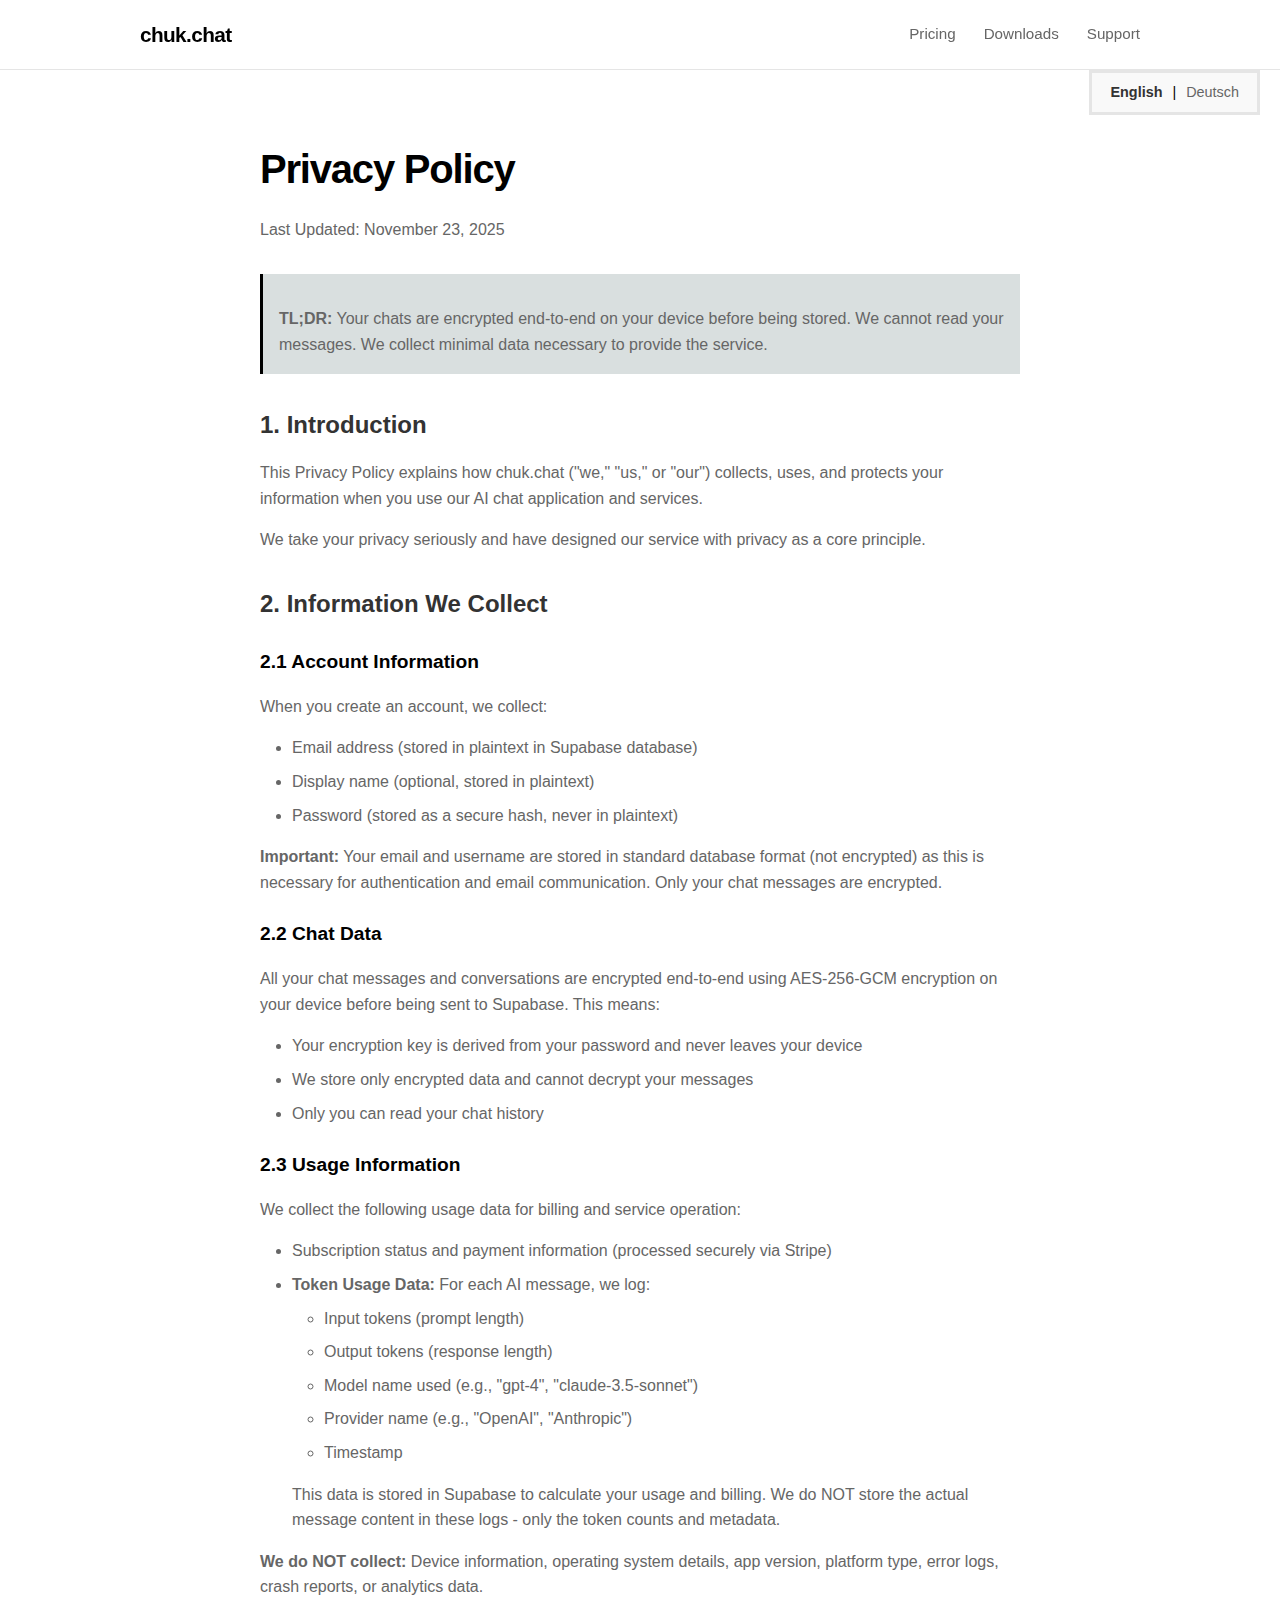
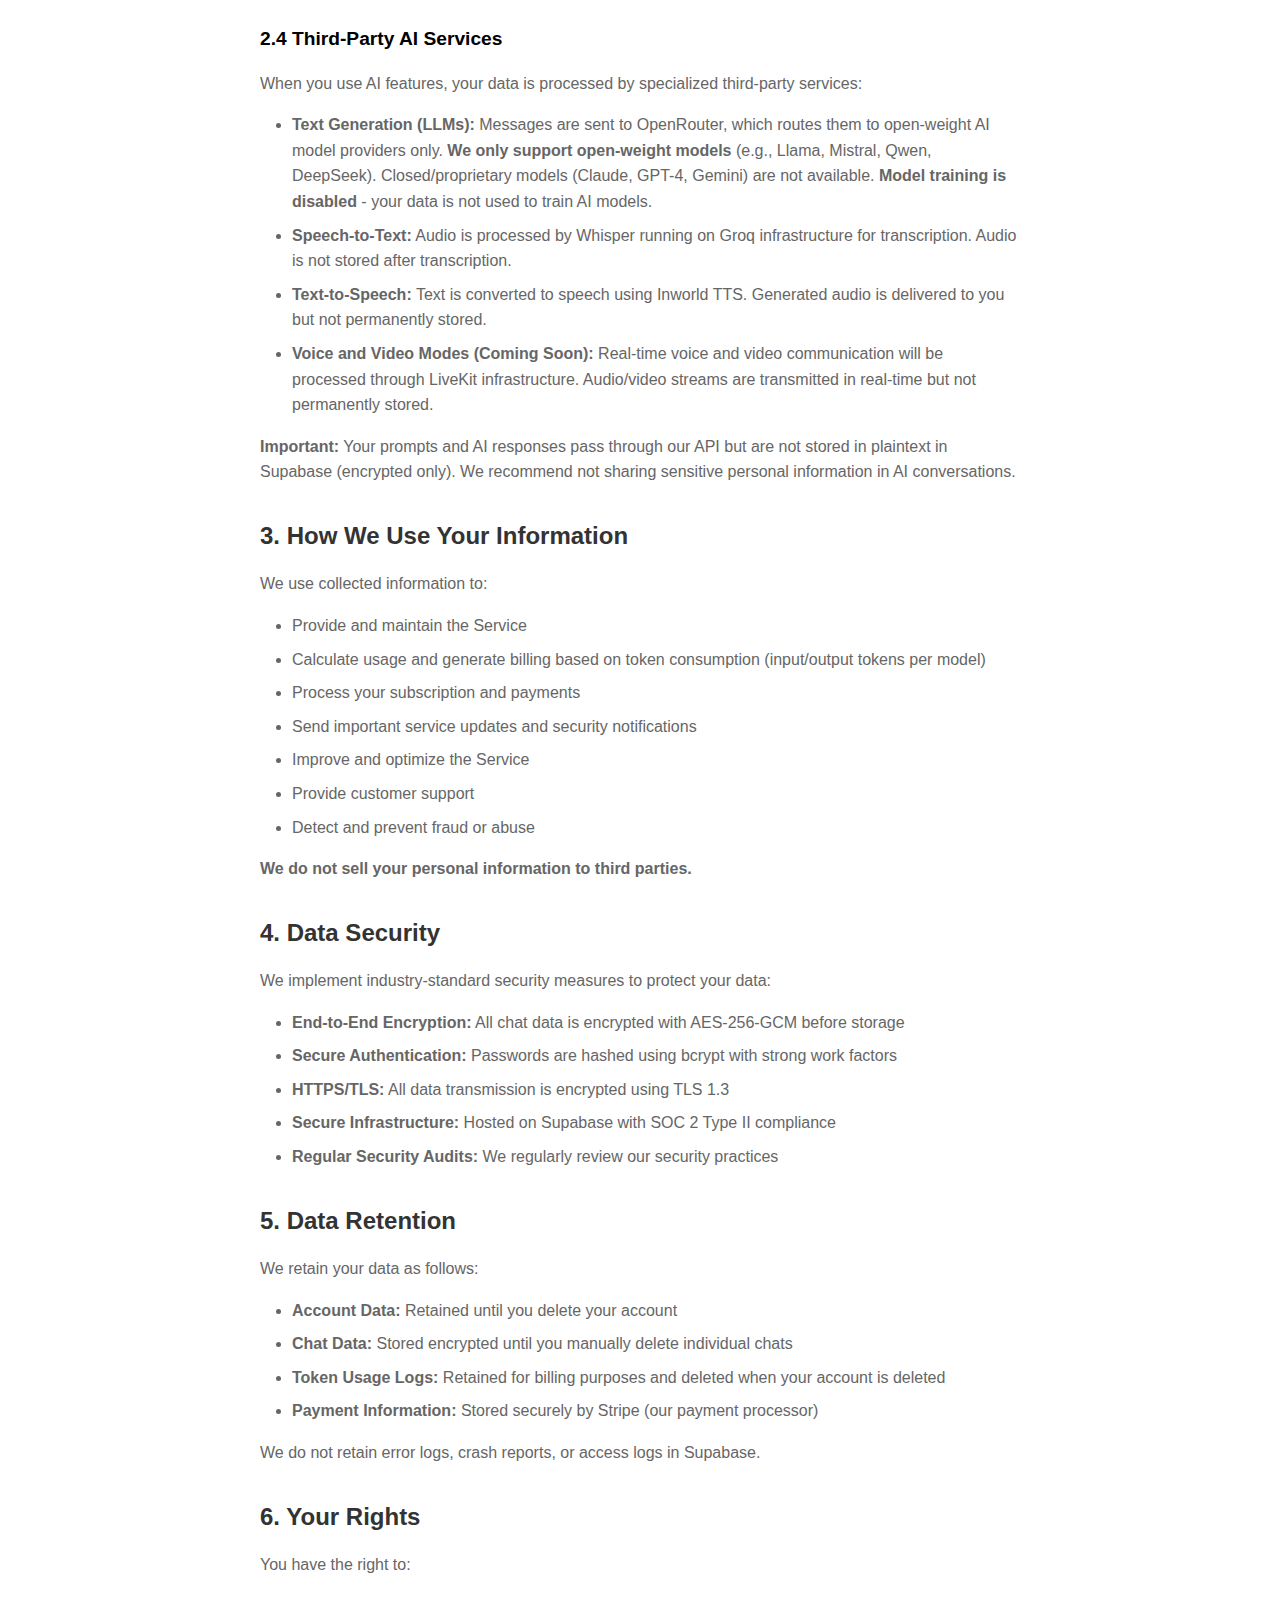
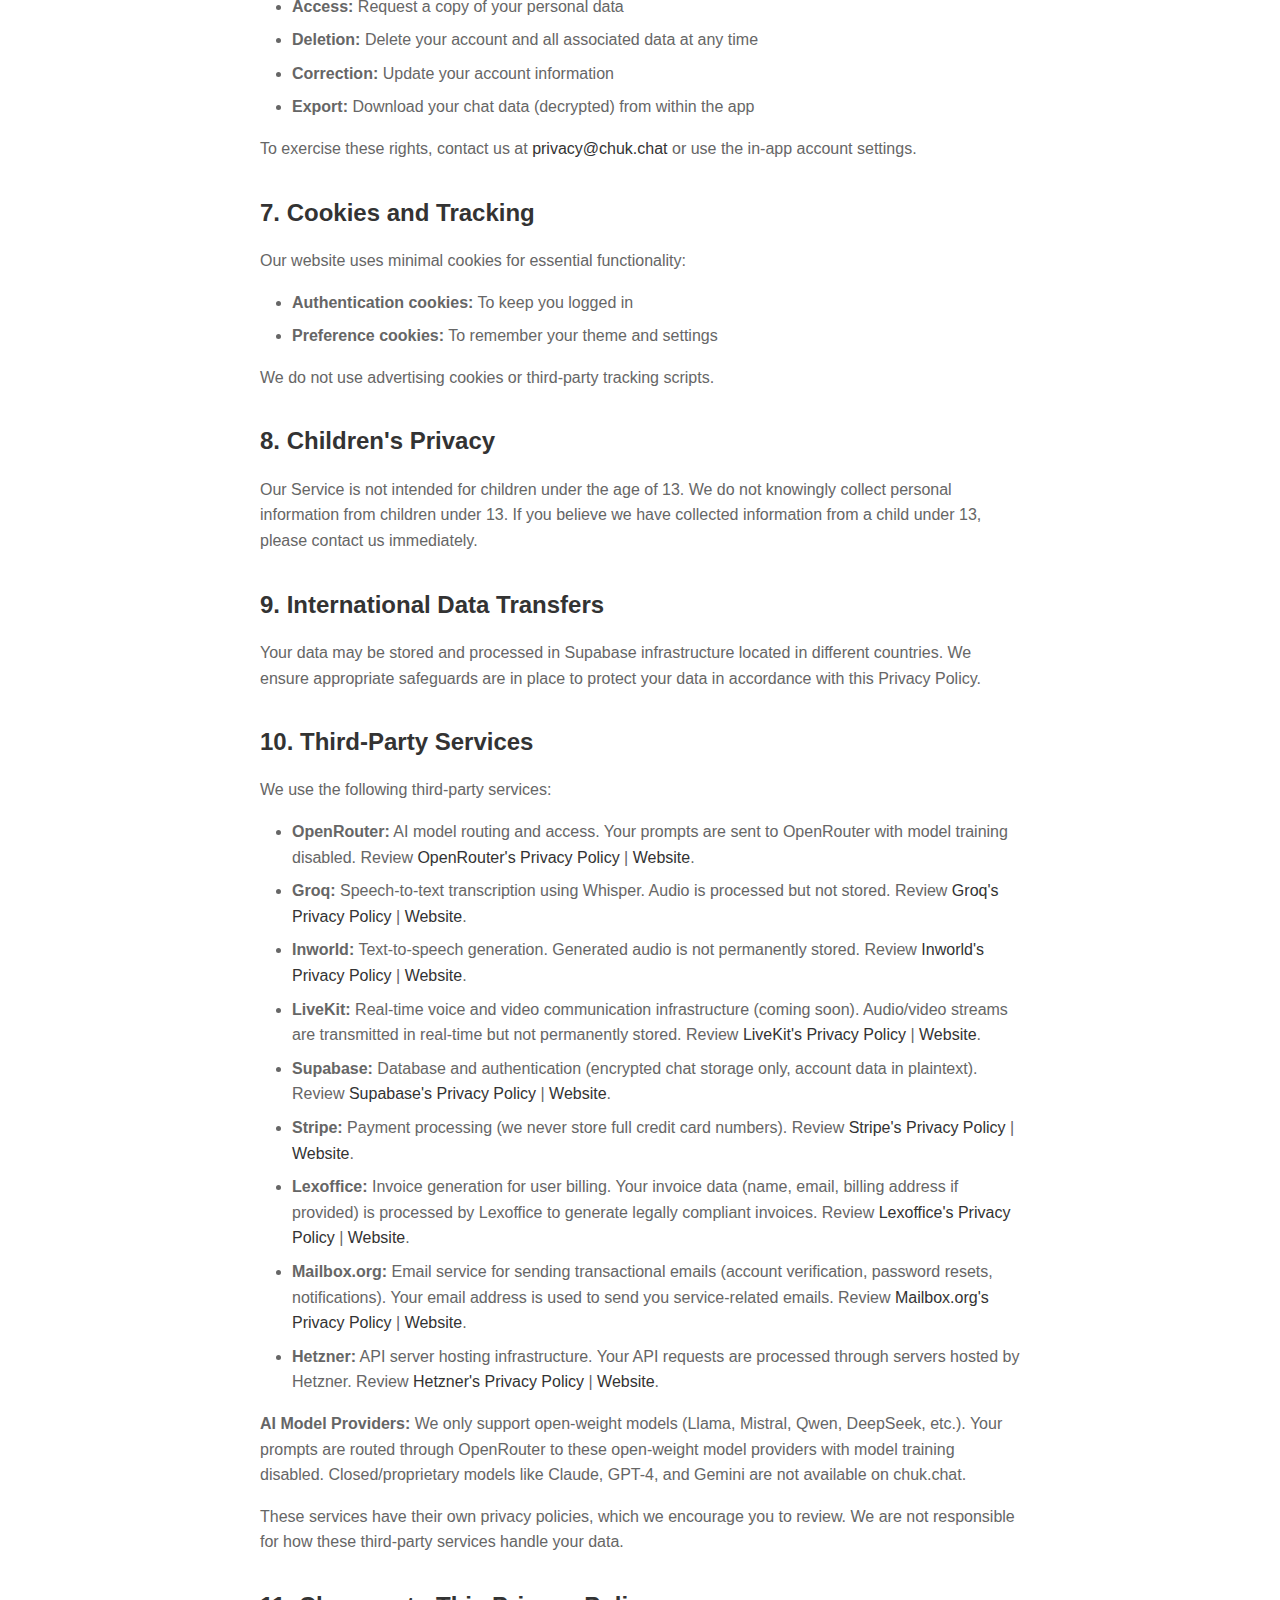
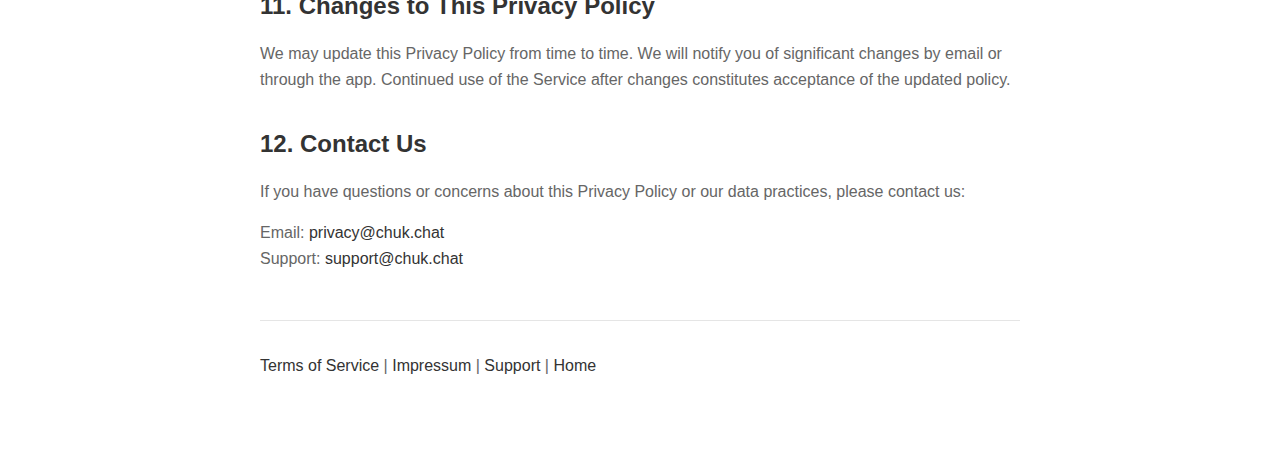
<file: privacy.html>
<!DOCTYPE html>
<html lang="en">
<head>
    <meta charset="UTF-8">
    <meta name="viewport" content="width=device-width, initial-scale=1.0">
    <title>Privacy Policy - chuk.chat</title>
    <style>
        :root {
            --bg-color: #ffffff;
            --text-color: #000000;
            --accent-color: #000000;
            --accent-hover: #333333;
            --secondary-text: #666666;
            --card-bg: #f9f9f9;
            --card-border: #e5e5e5;
            --card-hover-border: #d4d4d4;
            --top-bar-height: 70px;
        }

        * {
            box-sizing: border-box;
        }

        body {
            margin: 0;
            font-family: -apple-system, BlinkMacSystemFont, "Segoe UI", Roboto, Helvetica, Arial, sans-serif;
            background-color: var(--bg-color);
            
            
            color: var(--text-color);
            line-height: 1.6;
            display: flex;
            flex-direction: column;
            align-items: center;
            min-height: 100vh;
            padding-top: var(--top-bar-height);
        }

        /* Top Navigation Bar */
        .top-bar {
            position: fixed;
            top: 0;
            left: 0;
            right: 0;
            height: var(--top-bar-height);
            background: rgba(255, 255, 255, 0.95);
            backdrop-filter: blur(16px);
            -webkit-backdrop-filter: blur(16px);
            border-bottom: 1px solid var(--card-border);
            display: flex;
            align-items: center;
            justify-content: center;
            z-index: 1000;
            padding: 0 20px;
        }

        .nav-container {
            width: 100%;
            max-width: 1000px;
            display: flex;
            align-items: center;
            justify-content: space-between;
        }

        .logo {
            font-weight: 800;
            font-size: 1.3rem;
            color: #000;
            text-decoration: none;
            letter-spacing: -0.03em;
            transition: opacity 0.2s;
        }

        .logo:hover {
            opacity: 0.9;
        }

        .nav-links {
            display: flex;
            gap: 28px;
        }

        .nav-link {
            color: var(--secondary-text);
            text-decoration: none;
            font-size: 0.95rem;
            font-weight: 500;
            transition: all 0.2s;
            position: relative;
        }

        .nav-link:hover {
            color: #000;
        }

        .nav-link.active {
            color: #000;
        }

        .container {
            width: 100%;
            max-width: 800px;
            padding: 40px 20px;
        }

        h1 {
            font-size: 2.5rem;
            font-weight: 700;
            margin-bottom: 0.5rem;
            letter-spacing: -0.03em;
        }

        .updated {
            color: var(--secondary-text);
            margin-bottom: 2rem;
        }

        h2 {
            font-size: 1.5rem;
            font-weight: 600;
            margin-top: 2rem;
            margin-bottom: 1rem;
            color: var(--accent-hover);
        }

        p {
            margin-bottom: 1rem;
            color: var(--secondary-text);
        }

        ul {
            margin-bottom: 1rem;
            padding-left: 2rem;
            color: var(--secondary-text);
        }

        li {
            margin-bottom: 0.5rem;
        }

        a {
            color: var(--accent-hover);
            text-decoration: none;
        }

        a:hover {
            text-decoration: underline;
        }

        .section {
            margin-bottom: 2rem;
        }

        .highlight {
            background: rgba(63, 94, 93, 0.2);
            padding: 1rem;
            border-radius: 0;
            border-left: 3px solid var(--accent-color);
            margin: 1rem 0;
        }

        .lang-switcher {
            position: absolute;
            top: 70px;
            right: 20px;
            background: var(--card-bg);
            border: 3px solid var(--card-border);
            border-radius: 0;
            padding: 8px 12px;
            font-size: 0.9rem;
        }

        .lang-switcher a {
            color: var(--secondary-text);
            text-decoration: none;
            margin: 0 6px;
            transition: color 0.2s;
        }

        .lang-switcher a:hover {
            color: var(--accent-hover);
        }

        .lang-switcher a.active {
            color: var(--accent-hover);
            font-weight: 600;
        }
    </style>
</head>
<body>
    <!-- Top Navigation Bar -->
    <div class="top-bar">
        <div class="nav-container">
            <a href="/" class="logo">chuk.chat</a>
            <div class="nav-links">
                <a href="/pricing.html" class="nav-link">Pricing</a>
                <a href="/downloads.html" class="nav-link">Downloads</a>
                <a href="/support.html" class="nav-link">Support</a>
            </div>
        </div>
    </div>

    <!-- Language Switcher -->
    <div class="lang-switcher">
        <a href="/privacy.html" class="active">English</a> | <a href="/privacy-de.html">Deutsch</a>
    </div>

    <div class="container">
        <h1>Privacy Policy</h1>
        <p class="updated">Last Updated: November 23, 2025</p>

        <div class="highlight">
            <p style="margin-bottom: 0;">
                <strong>TL;DR:</strong> Your chats are encrypted end-to-end on your device before being stored.
                We cannot read your messages. We collect minimal data necessary to provide the service.
            </p>
        </div>

        <div class="section">
            <h2>1. Introduction</h2>
            <p>
                This Privacy Policy explains how chuk.chat ("we," "us," or "our") collects, uses, and protects
                your information when you use our AI chat application and services.
            </p>
            <p>
                We take your privacy seriously and have designed our service with privacy as a core principle.
            </p>
        </div>

        <div class="section">
            <h2>2. Information We Collect</h2>

            <h3 style="font-size: 1.2rem; margin-top: 1.5rem; margin-bottom: 0.5rem;">2.1 Account Information</h3>
            <p>When you create an account, we collect:</p>
            <ul>
                <li>Email address (stored in plaintext in Supabase database)</li>
                <li>Display name (optional, stored in plaintext)</li>
                <li>Password (stored as a secure hash, never in plaintext)</li>
            </ul>
            <p>
                <strong>Important:</strong> Your email and username are stored in standard database format (not encrypted)
                as this is necessary for authentication and email communication. Only your chat messages are encrypted.
            </p>

            <h3 style="font-size: 1.2rem; margin-top: 1.5rem; margin-bottom: 0.5rem;">2.2 Chat Data</h3>
            <p>
                All your chat messages and conversations are encrypted end-to-end using AES-256-GCM encryption
                on your device before being sent to Supabase. This means:
            </p>
            <ul>
                <li>Your encryption key is derived from your password and never leaves your device</li>
                <li>We store only encrypted data and cannot decrypt your messages</li>
                <li>Only you can read your chat history</li>
            </ul>

            <h3 style="font-size: 1.2rem; margin-top: 1.5rem; margin-bottom: 0.5rem;">2.3 Usage Information</h3>
            <p>We collect the following usage data for billing and service operation:</p>
            <ul>
                <li>Subscription status and payment information (processed securely via Stripe)</li>
                <li><strong>Token Usage Data:</strong> For each AI message, we log:
                    <ul style="margin-top: 0.5rem;">
                        <li>Input tokens (prompt length)</li>
                        <li>Output tokens (response length)</li>
                        <li>Model name used (e.g., "gpt-4", "claude-3.5-sonnet")</li>
                        <li>Provider name (e.g., "OpenAI", "Anthropic")</li>
                        <li>Timestamp</li>
                    </ul>
                    This data is stored in Supabase to calculate your usage and billing. We do NOT store the actual
                    message content in these logs - only the token counts and metadata.
                </li>
            </ul>
            <p>
                <strong>We do NOT collect:</strong> Device information, operating system details, app version,
                platform type, error logs, crash reports, or analytics data.
            </p>

            <h3 style="font-size: 1.2rem; margin-top: 1.5rem; margin-bottom: 0.5rem;">2.4 Third-Party AI Services</h3>
            <p>
                When you use AI features, your data is processed by specialized third-party services:
            </p>
            <ul>
                <li><strong>Text Generation (LLMs):</strong> Messages are sent to OpenRouter, which routes them to open-weight
                    AI model providers only. <strong>We only support open-weight models</strong> (e.g., Llama, Mistral, Qwen, DeepSeek).
                    Closed/proprietary models (Claude, GPT-4, Gemini) are not available. <strong>Model training is disabled</strong> -
                    your data is not used to train AI models.
                </li>
                <li><strong>Speech-to-Text:</strong> Audio is processed by Whisper running on Groq infrastructure for
                    transcription. Audio is not stored after transcription.
                </li>
                <li><strong>Text-to-Speech:</strong> Text is converted to speech using Inworld TTS. Generated audio
                    is delivered to you but not permanently stored.
                </li>
                <li><strong>Voice and Video Modes (Coming Soon):</strong> Real-time voice and video communication will be
                    processed through LiveKit infrastructure. Audio/video streams are transmitted in real-time but not
                    permanently stored.
                </li>
            </ul>
            <p>
                <strong>Important:</strong> Your prompts and AI responses pass through our API but are not stored in plaintext
                in Supabase (encrypted only). We recommend not sharing sensitive personal information in AI conversations.
            </p>
        </div>

        <div class="section">
            <h2>3. How We Use Your Information</h2>
            <p>We use collected information to:</p>
            <ul>
                <li>Provide and maintain the Service</li>
                <li>Calculate usage and generate billing based on token consumption (input/output tokens per model)</li>
                <li>Process your subscription and payments</li>
                <li>Send important service updates and security notifications</li>
                <li>Improve and optimize the Service</li>
                <li>Provide customer support</li>
                <li>Detect and prevent fraud or abuse</li>
            </ul>
            <p>
                <strong>We do not sell your personal information to third parties.</strong>
            </p>
        </div>

        <div class="section">
            <h2>4. Data Security</h2>
            <p>We implement industry-standard security measures to protect your data:</p>
            <ul>
                <li><strong>End-to-End Encryption:</strong> All chat data is encrypted with AES-256-GCM before storage</li>
                <li><strong>Secure Authentication:</strong> Passwords are hashed using bcrypt with strong work factors</li>
                <li><strong>HTTPS/TLS:</strong> All data transmission is encrypted using TLS 1.3</li>
                <li><strong>Secure Infrastructure:</strong> Hosted on Supabase with SOC 2 Type II compliance</li>
                <li><strong>Regular Security Audits:</strong> We regularly review our security practices</li>
            </ul>
        </div>

        <div class="section">
            <h2>5. Data Retention</h2>
            <p>
                We retain your data as follows:
            </p>
            <ul>
                <li><strong>Account Data:</strong> Retained until you delete your account</li>
                <li><strong>Chat Data:</strong> Stored encrypted until you manually delete individual chats</li>
                <li><strong>Token Usage Logs:</strong> Retained for billing purposes and deleted when your account is deleted</li>
                <li><strong>Payment Information:</strong> Stored securely by Stripe (our payment processor)</li>
            </ul>
            <p>
                We do not retain error logs, crash reports, or access logs in Supabase.
            </p>
        </div>

        <div class="section">
            <h2>6. Your Rights</h2>
            <p>You have the right to:</p>
            <ul>
                <li><strong>Access:</strong> Request a copy of your personal data</li>
                <li><strong>Deletion:</strong> Delete your account and all associated data at any time</li>
                <li><strong>Correction:</strong> Update your account information</li>
                <li><strong>Export:</strong> Download your chat data (decrypted) from within the app</li>
            </ul>
            <p>
                To exercise these rights, contact us at <a href="mailto:privacy@chuk.chat">privacy@chuk.chat</a>
                or use the in-app account settings.
            </p>
        </div>

        <div class="section">
            <h2>7. Cookies and Tracking</h2>
            <p>
                Our website uses minimal cookies for essential functionality:
            </p>
            <ul>
                <li><strong>Authentication cookies:</strong> To keep you logged in</li>
                <li><strong>Preference cookies:</strong> To remember your theme and settings</li>
            </ul>
            <p>
                We do not use advertising cookies or third-party tracking scripts.
            </p>
        </div>

        <div class="section">
            <h2>8. Children's Privacy</h2>
            <p>
                Our Service is not intended for children under the age of 13. We do not knowingly collect
                personal information from children under 13. If you believe we have collected information
                from a child under 13, please contact us immediately.
            </p>
        </div>

        <div class="section">
            <h2>9. International Data Transfers</h2>
            <p>
                Your data may be stored and processed in Supabase infrastructure located in different countries. We ensure
                appropriate safeguards are in place to protect your data in accordance with this Privacy Policy.
            </p>
        </div>

        <div class="section">
            <h2>10. Third-Party Services</h2>
            <p>We use the following third-party services:</p>
            <ul>
                <li><strong>OpenRouter:</strong> AI model routing and access. Your prompts are sent to OpenRouter with model training disabled.
                    Review <a href="https://openrouter.ai/privacy" target="_blank" rel="noopener noreferrer">OpenRouter's Privacy Policy</a> |
                    <a href="https://openrouter.ai/" target="_blank" rel="noopener noreferrer">Website</a>.
                </li>
                <li><strong>Groq:</strong> Speech-to-text transcription using Whisper. Audio is processed but not stored.
                    Review <a href="https://groq.com/privacy-policy/" target="_blank" rel="noopener noreferrer">Groq's Privacy Policy</a> |
                    <a href="https://groq.com/" target="_blank" rel="noopener noreferrer">Website</a>.
                </li>
                <li><strong>Inworld:</strong> Text-to-speech generation. Generated audio is not permanently stored.
                    Review <a href="https://www.inworld.ai/privacy-policy" target="_blank" rel="noopener noreferrer">Inworld's Privacy Policy</a> |
                    <a href="https://www.inworld.ai/" target="_blank" rel="noopener noreferrer">Website</a>.
                </li>
                <li><strong>LiveKit:</strong> Real-time voice and video communication infrastructure (coming soon). Audio/video streams
                    are transmitted in real-time but not permanently stored.
                    Review <a href="https://livekit.io/legal/privacy" target="_blank" rel="noopener noreferrer">LiveKit's Privacy Policy</a> |
                    <a href="https://livekit.io/" target="_blank" rel="noopener noreferrer">Website</a>.
                </li>
                <li><strong>Supabase:</strong> Database and authentication (encrypted chat storage only, account data in plaintext).
                    Review <a href="https://supabase.com/privacy" target="_blank" rel="noopener noreferrer">Supabase's Privacy Policy</a> |
                    <a href="https://supabase.com/" target="_blank" rel="noopener noreferrer">Website</a>.
                </li>
                <li><strong>Stripe:</strong> Payment processing (we never store full credit card numbers).
                    Review <a href="https://stripe.com/privacy" target="_blank" rel="noopener noreferrer">Stripe's Privacy Policy</a> |
                    <a href="https://stripe.com/" target="_blank" rel="noopener noreferrer">Website</a>.
                </li>
                <li><strong>Lexoffice:</strong> Invoice generation for user billing. Your invoice data (name, email, billing address if provided)
                    is processed by Lexoffice to generate legally compliant invoices.
                    Review <a href="https://www.lexoffice.de/datenschutz/" target="_blank" rel="noopener noreferrer">Lexoffice's Privacy Policy</a> |
                    <a href="https://www.lexoffice.de/" target="_blank" rel="noopener noreferrer">Website</a>.
                </li>
                <li><strong>Mailbox.org:</strong> Email service for sending transactional emails (account verification, password resets, notifications).
                    Your email address is used to send you service-related emails.
                    Review <a href="https://mailbox.org/en/data-protection" target="_blank" rel="noopener noreferrer">Mailbox.org's Privacy Policy</a> |
                    <a href="https://mailbox.org/en/" target="_blank" rel="noopener noreferrer">Website</a>.
                </li>
                <li><strong>Hetzner:</strong> API server hosting infrastructure. Your API requests are processed through servers hosted by Hetzner.
                    Review <a href="https://www.hetzner.com/legal/privacy-policy" target="_blank" rel="noopener noreferrer">Hetzner's Privacy Policy</a> |
                    <a href="https://www.hetzner.com/" target="_blank" rel="noopener noreferrer">Website</a>.
                </li>
            </ul>
            <p>
                <strong>AI Model Providers:</strong> We only support open-weight models (Llama, Mistral, Qwen, DeepSeek, etc.).
                Your prompts are routed through OpenRouter to these open-weight model providers with model training disabled.
                Closed/proprietary models like Claude, GPT-4, and Gemini are not available on chuk.chat.
            </p>
            <p>
                These services have their own privacy policies, which we encourage you to review. We are not responsible
                for how these third-party services handle your data.
            </p>
        </div>

        <div class="section">
            <h2>11. Changes to This Privacy Policy</h2>
            <p>
                We may update this Privacy Policy from time to time. We will notify you of significant changes
                by email or through the app. Continued use of the Service after changes constitutes acceptance
                of the updated policy.
            </p>
        </div>

        <div class="section">
            <h2>12. Contact Us</h2>
            <p>
                If you have questions or concerns about this Privacy Policy or our data practices, please contact us:
            </p>
            <p>
                Email: <a href="mailto:privacy@chuk.chat">privacy@chuk.chat</a><br>
                Support: <a href="mailto:support@chuk.chat">support@chuk.chat</a>
            </p>
        </div>

        <div class="section">
            <p style="margin-top: 3rem; padding-top: 2rem; border-top: 1px solid var(--card-border);">
                <a href="/terms.html">Terms of Service</a> |
                <a href="/impressum.html">Impressum</a> |
                <a href="/support.html">Support</a> |
                <a href="/">Home</a>
            </p>
        </div>
    </div>
</body>
</html>
</file>
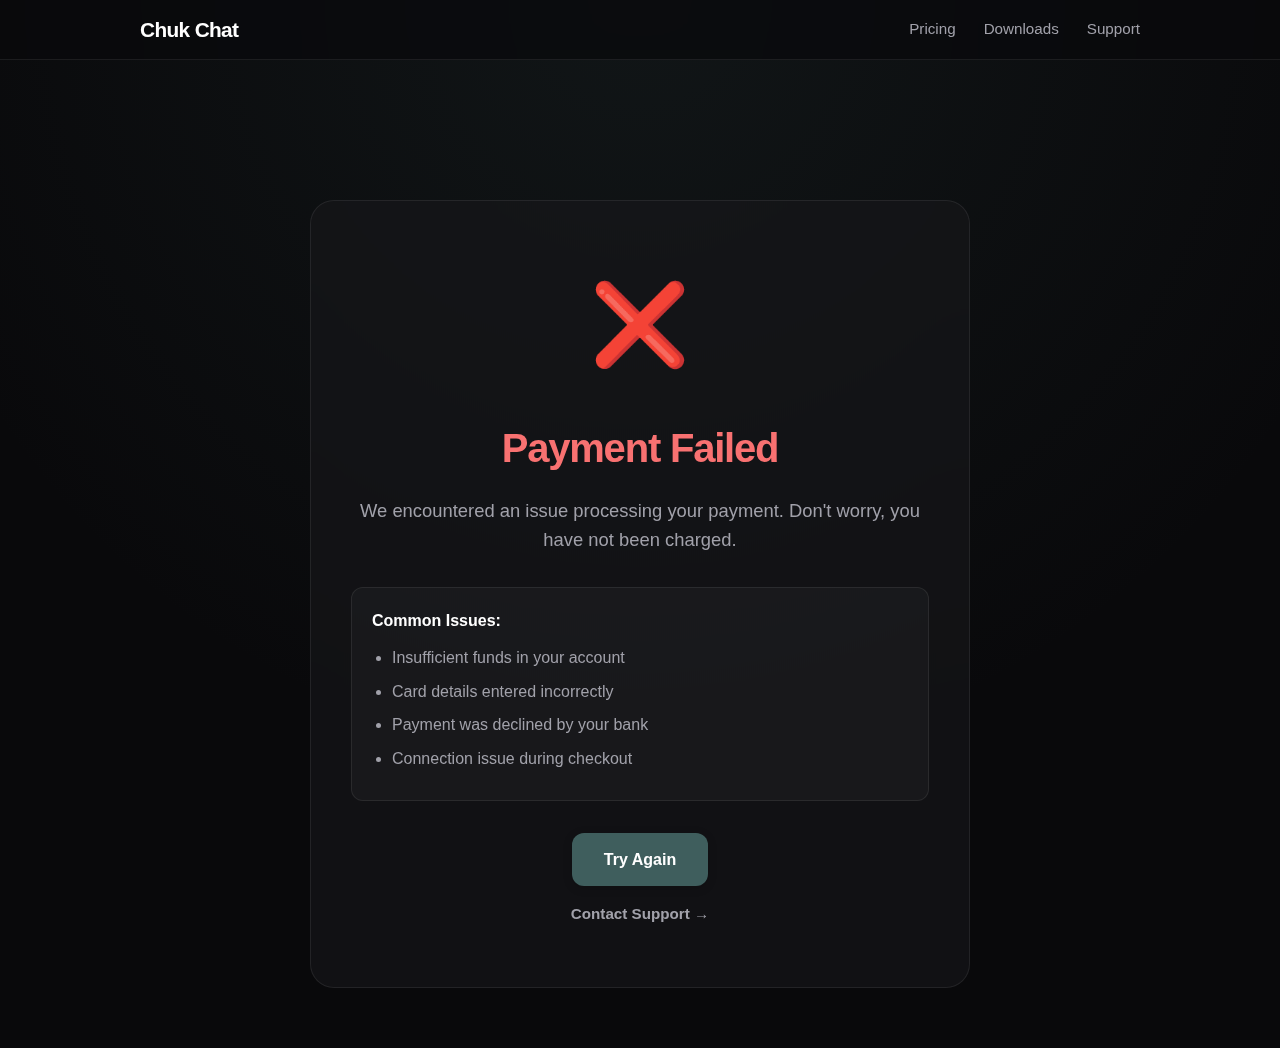
<file: subscription.html>
<!DOCTYPE html>
<html lang="en">
<head>
    <meta charset="UTF-8">
    <meta name="viewport" content="width=device-width, initial-scale=1.0">
    <title>Subscription Status — Chuk Chat</title>
    <style>
        :root {
            --bg-color: #09090b;
            --text-color: #ffffff;
            --accent-color: #3F5E5D;
            --accent-hover: #507674;
            --secondary-text: #a1a1aa;
            --card-bg: rgba(24, 24, 27, 0.6);
            --card-border: rgba(255, 255, 255, 0.08);
            --card-hover-border: rgba(255, 255, 255, 0.15);
            --top-bar-height: 60px;
            --success-color: #4ade80;
            --error-color: #f87171;
        }

        * {
            box-sizing: border-box;
        }

        body {
            margin: 0;
            font-family: -apple-system, BlinkMacSystemFont, "Segoe UI", Roboto, Helvetica, Arial, sans-serif;
            background-color: var(--bg-color);
            background-image: radial-gradient(circle at 50% 0%, rgba(63, 94, 93, 0.15) 0%, transparent 70%);
            background-attachment: fixed;
            color: var(--text-color);
            line-height: 1.6;
            display: flex;
            flex-direction: column;
            align-items: center;
            min-height: 100vh;
            padding-top: var(--top-bar-height);
        }

        /* Top Navigation Bar */
        .top-bar {
            position: fixed;
            top: 0;
            left: 0;
            right: 0;
            height: var(--top-bar-height);
            background: rgba(9, 9, 11, 0.7);
            backdrop-filter: blur(16px);
            -webkit-backdrop-filter: blur(16px);
            border-bottom: 1px solid var(--card-border);
            display: flex;
            align-items: center;
            justify-content: center;
            z-index: 1000;
            padding: 0 20px;
        }

        .nav-container {
            width: 100%;
            max-width: 1000px;
            display: flex;
            align-items: center;
            justify-content: space-between;
        }

        .logo {
            font-weight: 800;
            font-size: 1.3rem;
            color: #fff;
            text-decoration: none;
            letter-spacing: -0.03em;
            transition: opacity 0.2s;
        }

        .logo:hover {
            opacity: 0.9;
        }

        .nav-links {
            display: flex;
            gap: 28px;
        }

        .nav-link {
            color: var(--secondary-text);
            text-decoration: none;
            font-size: 0.95rem;
            font-weight: 500;
            transition: all 0.2s;
            position: relative;
        }

        .nav-link:hover {
            color: #fff;
        }

        .container {
            width: 100%;
            max-width: 700px;
            padding: 60px 20px;
            animation: fadeIn 0.8s cubic-bezier(0.2, 0.8, 0.2, 1);
        }

        @keyframes fadeIn {
            from { opacity: 0; transform: translateY(20px); }
            to { opacity: 1; transform: translateY(0); }
        }

        .status-card {
            background: var(--card-bg);
            border: 1px solid var(--card-border);
            border-radius: 24px;
            padding: 60px 40px;
            text-align: center;
            backdrop-filter: blur(12px);
            margin-top: 80px;
        }

        .status-icon {
            font-size: 5rem;
            margin-bottom: 24px;
            animation: scaleIn 0.5s cubic-bezier(0.2, 0.8, 0.2, 1);
        }

        @keyframes scaleIn {
            from { transform: scale(0); }
            to { transform: scale(1); }
        }

        h1 {
            font-size: 2.5rem;
            font-weight: 800;
            letter-spacing: -0.03em;
            margin-bottom: 16px;
            color: #fff;
        }

        p {
            color: var(--secondary-text);
            font-size: 1.15rem;
            line-height: 1.6;
            margin: 0 0 32px 0;
        }

        .cta-button {
            display: inline-block;
            background: var(--accent-color);
            color: white;
            border: none;
            border-radius: 12px;
            padding: 14px 32px;
            font-weight: 700;
            font-size: 1rem;
            cursor: pointer;
            transition: all 0.2s;
            text-decoration: none;
            box-shadow: 0 2px 10px rgba(0,0,0,0.2);
        }

        .cta-button:hover {
            background: var(--accent-hover);
            transform: translateY(-2px);
            box-shadow: 0 4px 12px rgba(63, 94, 93, 0.3);
        }

        .secondary-button {
            display: inline-block;
            color: var(--secondary-text);
            text-decoration: none;
            font-size: 0.95rem;
            font-weight: 600;
            margin-top: 16px;
            transition: color 0.2s;
        }

        .secondary-button:hover {
            color: #fff;
        }

        .success-accent {
            color: var(--success-color);
        }

        .error-accent {
            color: var(--error-color);
        }

        .details {
            background: rgba(255, 255, 255, 0.03);
            border: 1px solid var(--card-border);
            border-radius: 12px;
            padding: 20px;
            margin-top: 32px;
            text-align: left;
        }

        .details h3 {
            margin: 0 0 12px 0;
            font-size: 1rem;
            font-weight: 600;
            color: #fff;
        }

        .details ul {
            margin: 0;
            padding-left: 20px;
            color: var(--secondary-text);
        }

        .details li {
            margin-bottom: 8px;
        }

        @media (max-width: 768px) {
            h1 { font-size: 2rem; }
            .status-card {
                padding: 40px 24px;
            }
            .status-icon {
                font-size: 4rem;
            }
        }
    </style>
</head>
<body>

    <!-- Top Navigation Bar -->
    <nav class="top-bar">
        <div class="nav-container">
            <a href="./index.html" class="logo">Chuk Chat</a>
            <div class="nav-links">
                <a href="./pricing.html" class="nav-link">Pricing</a>
                <a href="./downloads.html" class="nav-link">Downloads</a>
                <a href="./support.html" class="nav-link">Support</a>
            </div>
        </div>
    </nav>

    <div class="container">
        <div class="status-card" id="status-content">
            <!-- Content will be injected by JavaScript -->
        </div>
    </div>

    <script>
        // Parse URL parameters
        const urlParams = new URLSearchParams(window.location.search);
        const isSuccess = urlParams.get('success') === 'true';
        const statusContent = document.getElementById('status-content');

        if (isSuccess) {
            // Success state
            statusContent.innerHTML = `
                <div class="status-icon">🎉</div>
                <h1 class="success-accent">Payment Successful!</h1>
                <p>Thank you for subscribing to Chuk Chat. Your payment has been processed successfully.</p>

                <div class="details">
                    <h3>What's Next?</h3>
                    <ul>
                        <li>Check your email for your subscription confirmation and receipt</li>
                        <li>Download Chuk Chat for your platform if you haven't already</li>
                        <li>Sign in with your account to start using all premium features</li>
                    </ul>
                </div>

                <div style="margin-top: 32px;">
                    <a href="./downloads.html" class="cta-button">Download Chuk Chat</a>
                </div>
                <div>
                    <a href="./index.html" class="secondary-button">Return to Home →</a>
                </div>
            `;
        } else {
            // Failure state
            statusContent.innerHTML = `
                <div class="status-icon">❌</div>
                <h1 class="error-accent">Payment Failed</h1>
                <p>We encountered an issue processing your payment. Don't worry, you have not been charged.</p>

                <div class="details">
                    <h3>Common Issues:</h3>
                    <ul>
                        <li>Insufficient funds in your account</li>
                        <li>Card details entered incorrectly</li>
                        <li>Payment was declined by your bank</li>
                        <li>Connection issue during checkout</li>
                    </ul>
                </div>

                <div style="margin-top: 32px;">
                    <a href="./pricing.html" class="cta-button">Try Again</a>
                </div>
                <div>
                    <a href="./support.html" class="secondary-button">Contact Support →</a>
                </div>
            `;
        }
    </script>
</body>
</html>
</file>
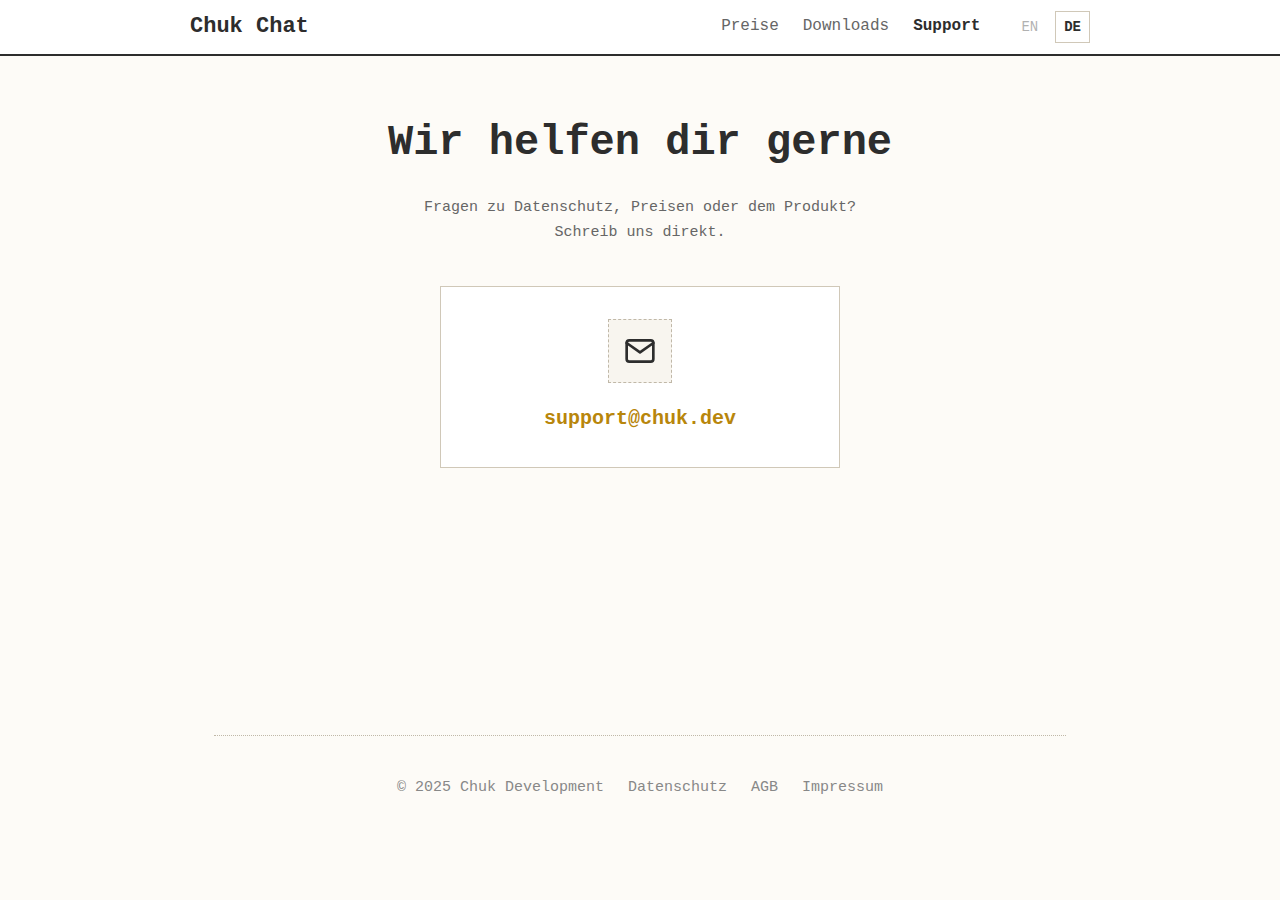
<file: support-de.html>
<!DOCTYPE html>
<html lang="de">
<head>
    <meta charset="UTF-8">
    <meta name="viewport" content="width=device-width, initial-scale=1.0">
    <title>Support - Chuk Chat</title>
    <link rel="stylesheet" href="shared-styles.css">
    <style>
        .container {
            text-align: center;
            flex: 1;
            display: flex;
            flex-direction: column;
            justify-content: center;
            align-items: center;
        }

        h1 {
            border-bottom: none;
            padding-bottom: 0;
        }

        .subtitle {
            font-size: 15px;
            color: var(--text-secondary);
            margin-bottom: 40px;
            max-width: 450px;
        }

        .support-card {
            background: var(--card-bg);
            border: 1px solid var(--border-solid);
            padding: 32px;
            width: 100%;
            max-width: 400px;
            display: flex;
            flex-direction: column;
            align-items: center;
            gap: 20px;
        }

        .support-card:hover {
            border-color: var(--text-color);
        }

        .icon-circle {
            width: 64px;
            height: 64px;
            background: var(--highlight-bg);
            display: flex;
            align-items: center;
            justify-content: center;
            color: var(--text-color);
            border: 1px dashed var(--border-dotted);
        }

        .email-link {
            font-size: 20px;
            color: var(--accent);
            text-decoration: none;
            font-weight: bold;
            word-break: break-all;
        }

        .email-link:hover {
            text-decoration: underline;
        }

        .footer {
            margin-top: auto;
        }

        /* Language Switcher */
        .lang-switcher {
            display: flex;
            gap: 8px;
            align-items: center;
        }

        .lang-btn {
            font-size: 14px;
            padding: 4px 8px;
            cursor: pointer;
            opacity: 0.5;
            transition: opacity 0.2s;
            text-decoration: none;
            color: var(--text-secondary);
            border: 1px solid transparent;
        }

        .lang-btn:hover {
            opacity: 1;
            text-decoration: none;
        }

        .lang-btn.active {
            opacity: 1;
            color: var(--text-color);
            font-weight: bold;
            border: 1px solid var(--border-solid);
        }
    </style>
</head>
<body>
    <nav class="top-bar">
        <div class="nav-container">
            <a href="./index-de.html" class="logo">Chuk Chat</a>
            <div style="display: flex; align-items: center; gap: 32px;">
                <div class="nav-links">
                    <a href="./pricing-de.html" class="nav-link">Preise</a>
                    <a href="./downloads-de.html" class="nav-link">Downloads</a>
                    <a href="./support-de.html" class="nav-link active">Support</a>
                </div>
                <div class="lang-switcher">
                    <a href="./support.html" class="lang-btn" title="English">EN</a>
                    <a href="./support-de.html" class="lang-btn active" title="Deutsch">DE</a>
                </div>
            </div>
        </div>
    </nav>

    <div class="container">
        <h1>Wir helfen dir gerne</h1>
        <p class="subtitle">Fragen zu Datenschutz, Preisen oder dem Produkt? Schreib uns direkt.</p>

        <div class="support-card">
            <div class="icon-circle">
                <svg width="32" height="32" viewBox="0 0 24 24" fill="none" stroke="currentColor" stroke-width="2" stroke-linecap="round" stroke-linejoin="round"><path d="M4 4h16c1.1 0 2 .9 2 2v12c0 1.1-.9 2-2 2H4c-1.1 0-2-.9-2-2V6c0-1.1.9-2 2-2z"></path><polyline points="22,6 12,13 2,6"></polyline></svg>
            </div>

            <a href="mailto:support@chuk.dev" class="email-link">support@chuk.dev</a>
        </div>

        <footer class="footer">
            <span>&copy; 2025 <a href="https://chuk.dev">Chuk Development</a></span>
            <a href="./privacy-de.html">Datenschutz</a>
            <a href="./terms-de.html">AGB</a>
            <a href="./impressum.html">Impressum</a>
        </footer>
    </div>
</body>
</html>
</file>
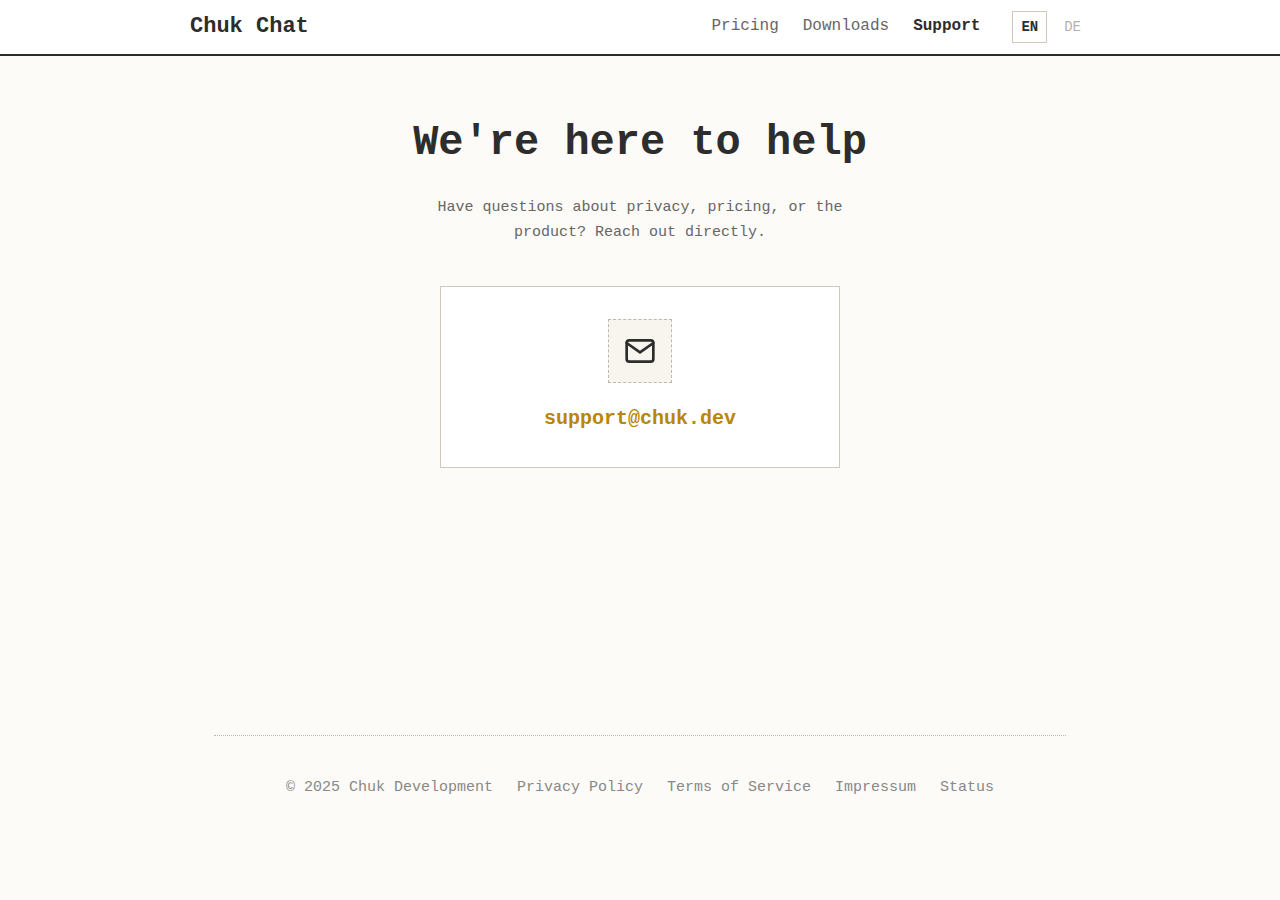
<file: support.html>
<!DOCTYPE html>
<html lang="en">
<head>
    <meta charset="UTF-8">
    <meta name="viewport" content="width=device-width, initial-scale=1.0">
    <title>Support - Chuk Chat</title>
    <link rel="stylesheet" href="shared-styles.css">
    <style>
        .container {
            text-align: center;
            flex: 1;
            display: flex;
            flex-direction: column;
            justify-content: center;
            align-items: center;
        }

        h1 {
            border-bottom: none;
            padding-bottom: 0;
        }

        .subtitle {
            font-size: 15px;
            color: var(--text-secondary);
            margin-bottom: 40px;
            max-width: 450px;
        }

        .support-card {
            background: var(--card-bg);
            border: 1px solid var(--border-solid);
            padding: 32px;
            width: 100%;
            max-width: 400px;
            display: flex;
            flex-direction: column;
            align-items: center;
            gap: 20px;
        }

        .support-card:hover {
            border-color: var(--text-color);
        }

        .icon-circle {
            width: 64px;
            height: 64px;
            background: var(--highlight-bg);
            display: flex;
            align-items: center;
            justify-content: center;
            color: var(--text-color);
            border: 1px dashed var(--border-dotted);
        }

        .email-link {
            font-size: 20px;
            color: var(--accent);
            text-decoration: none;
            font-weight: bold;
            word-break: break-all;
        }

        .email-link:hover {
            text-decoration: underline;
        }

        .footer {
            margin-top: auto;
        }

        /* Language Switcher */
        .lang-switcher {
            display: flex;
            gap: 8px;
            align-items: center;
        }

        .lang-btn {
            font-size: 14px;
            padding: 4px 8px;
            cursor: pointer;
            opacity: 0.5;
            transition: opacity 0.2s;
            text-decoration: none;
            color: var(--text-secondary);
            border: 1px solid transparent;
        }

        .lang-btn:hover {
            opacity: 1;
            text-decoration: none;
        }

        .lang-btn.active {
            opacity: 1;
            color: var(--text-color);
            font-weight: bold;
            border: 1px solid var(--border-solid);
        }
    </style>
</head>
<body>
    <nav class="top-bar">
        <div class="nav-container">
            <a href="./index.html" class="logo">Chuk Chat</a>
            <div style="display: flex; align-items: center; gap: 32px;">
                <div class="nav-links">
                    <a href="./pricing.html" class="nav-link">Pricing</a>
                    <a href="./downloads.html" class="nav-link">Downloads</a>
                    <a href="./support.html" class="nav-link active">Support</a>
                </div>
                <div class="lang-switcher">
                    <a href="./support.html" class="lang-btn active" title="English">EN</a>
                    <a href="./support-de.html" class="lang-btn" title="Deutsch">DE</a>
                </div>
            </div>
            <button class="mobile-menu-btn" onclick="toggleMobileMenu()">
                <svg width="24" height="24" viewBox="0 0 24 24" fill="none" stroke="currentColor" stroke-width="2"><line x1="3" y1="12" x2="21" y2="12"></line><line x1="3" y1="6" x2="21" y2="6"></line><line x1="3" y1="18" x2="21" y2="18"></line></svg>
            </button>
        </div>
    </nav>

    <div class="mobile-menu" id="mobileMenu">
        <a href="./pricing.html">Pricing</a>
        <a href="./downloads.html">Downloads</a>
        <a href="./support.html" class="active">Support</a>
        <div class="mobile-lang">
            <a href="./support.html" class="active">EN</a>
            <a href="./support-de.html">DE</a>
        </div>
    </div>

    <div class="container">
        <h1>We're here to help</h1>
        <p class="subtitle">Have questions about privacy, pricing, or the product? Reach out directly.</p>

        <div class="support-card">
            <div class="icon-circle">
                <svg width="32" height="32" viewBox="0 0 24 24" fill="none" stroke="currentColor" stroke-width="2" stroke-linecap="round" stroke-linejoin="round"><path d="M4 4h16c1.1 0 2 .9 2 2v12c0 1.1-.9 2-2 2H4c-1.1 0-2-.9-2-2V6c0-1.1.9-2 2-2z"></path><polyline points="22,6 12,13 2,6"></polyline></svg>
            </div>

            <a href="mailto:support@chuk.dev" class="email-link">support@chuk.dev</a>
        </div>

        <footer class="footer">
            <span>&copy; 2025 <a href="https://chuk.dev">Chuk Development</a></span>
            <a href="./privacy.html">Privacy Policy</a>
            <a href="./terms.html">Terms of Service</a>
            <a href="./impressum.html">Impressum</a>
            <a href="https://status.chuk.chat/status/chukchat" target="_blank">Status</a>
        </footer>
    </div>

    <script>
        function toggleMobileMenu() {
            document.getElementById('mobileMenu').classList.toggle('open');
        }
    </script>
</body>
</html>
</file>
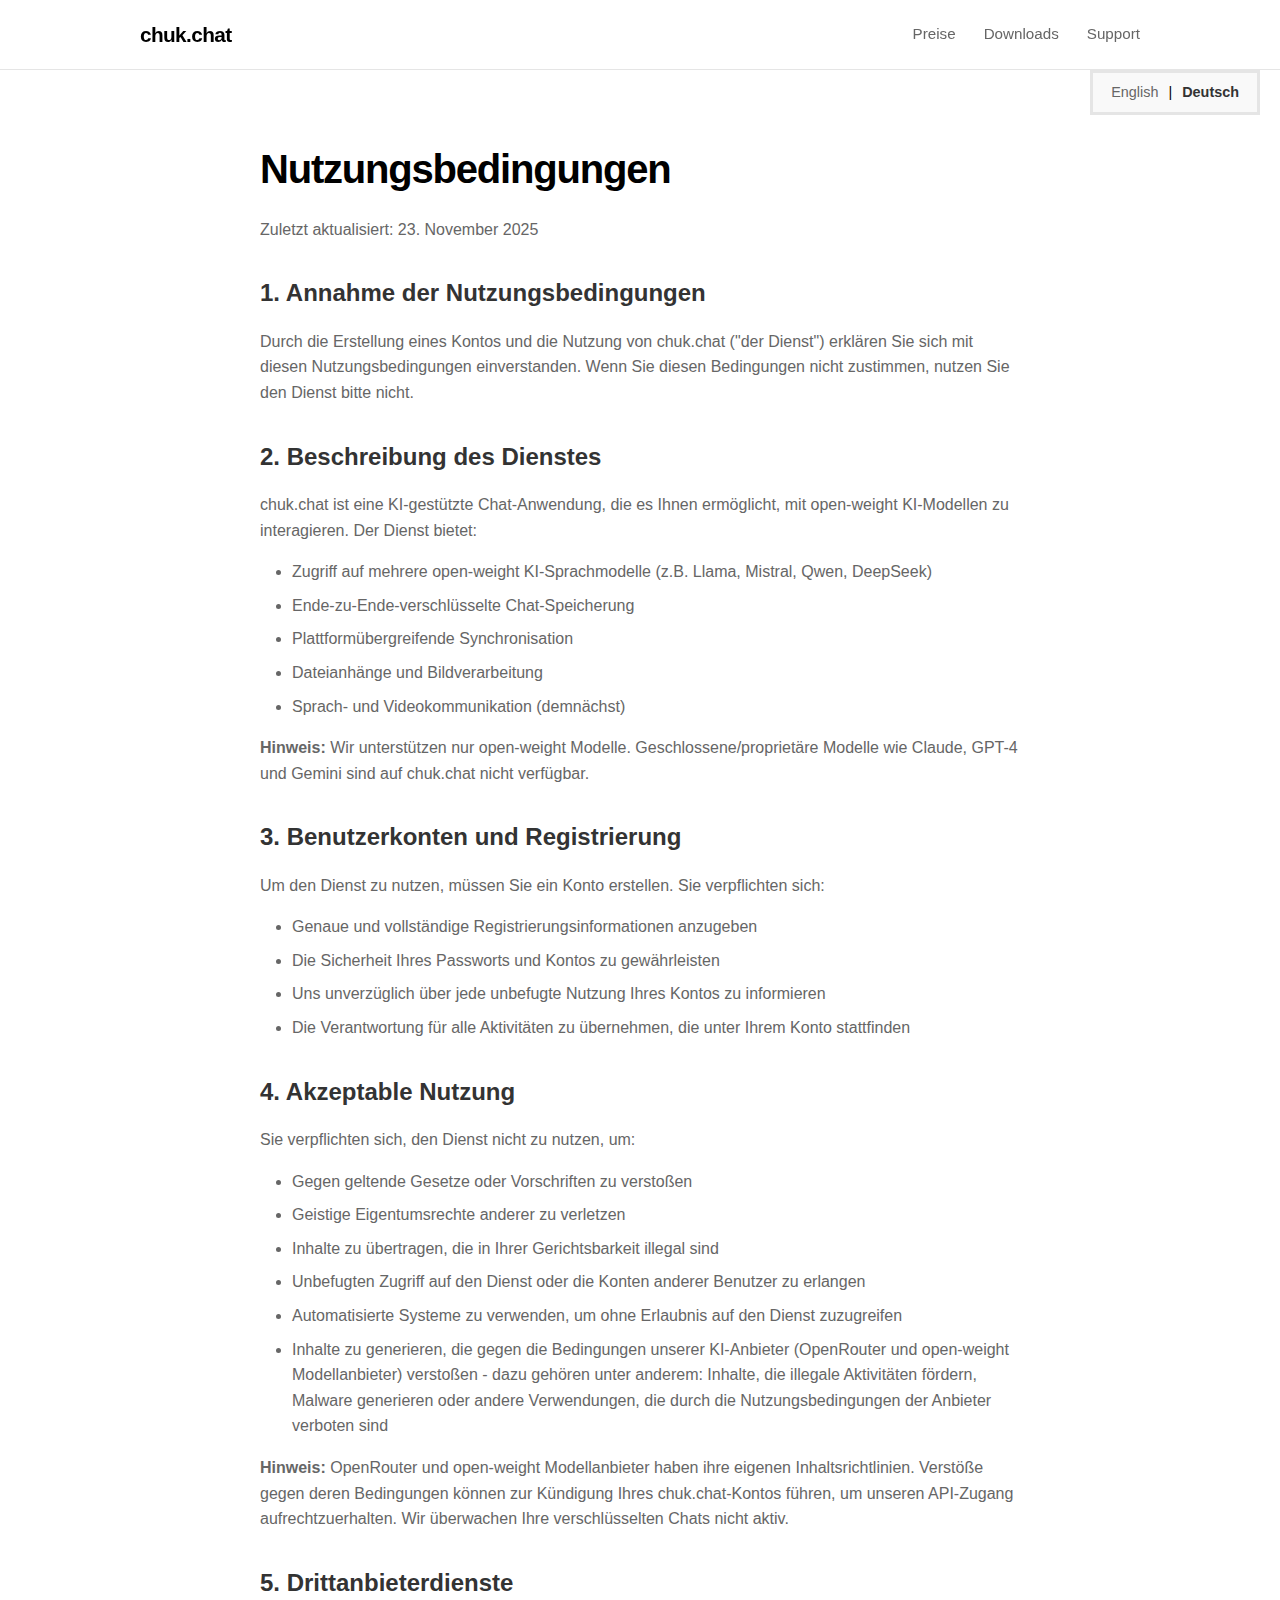
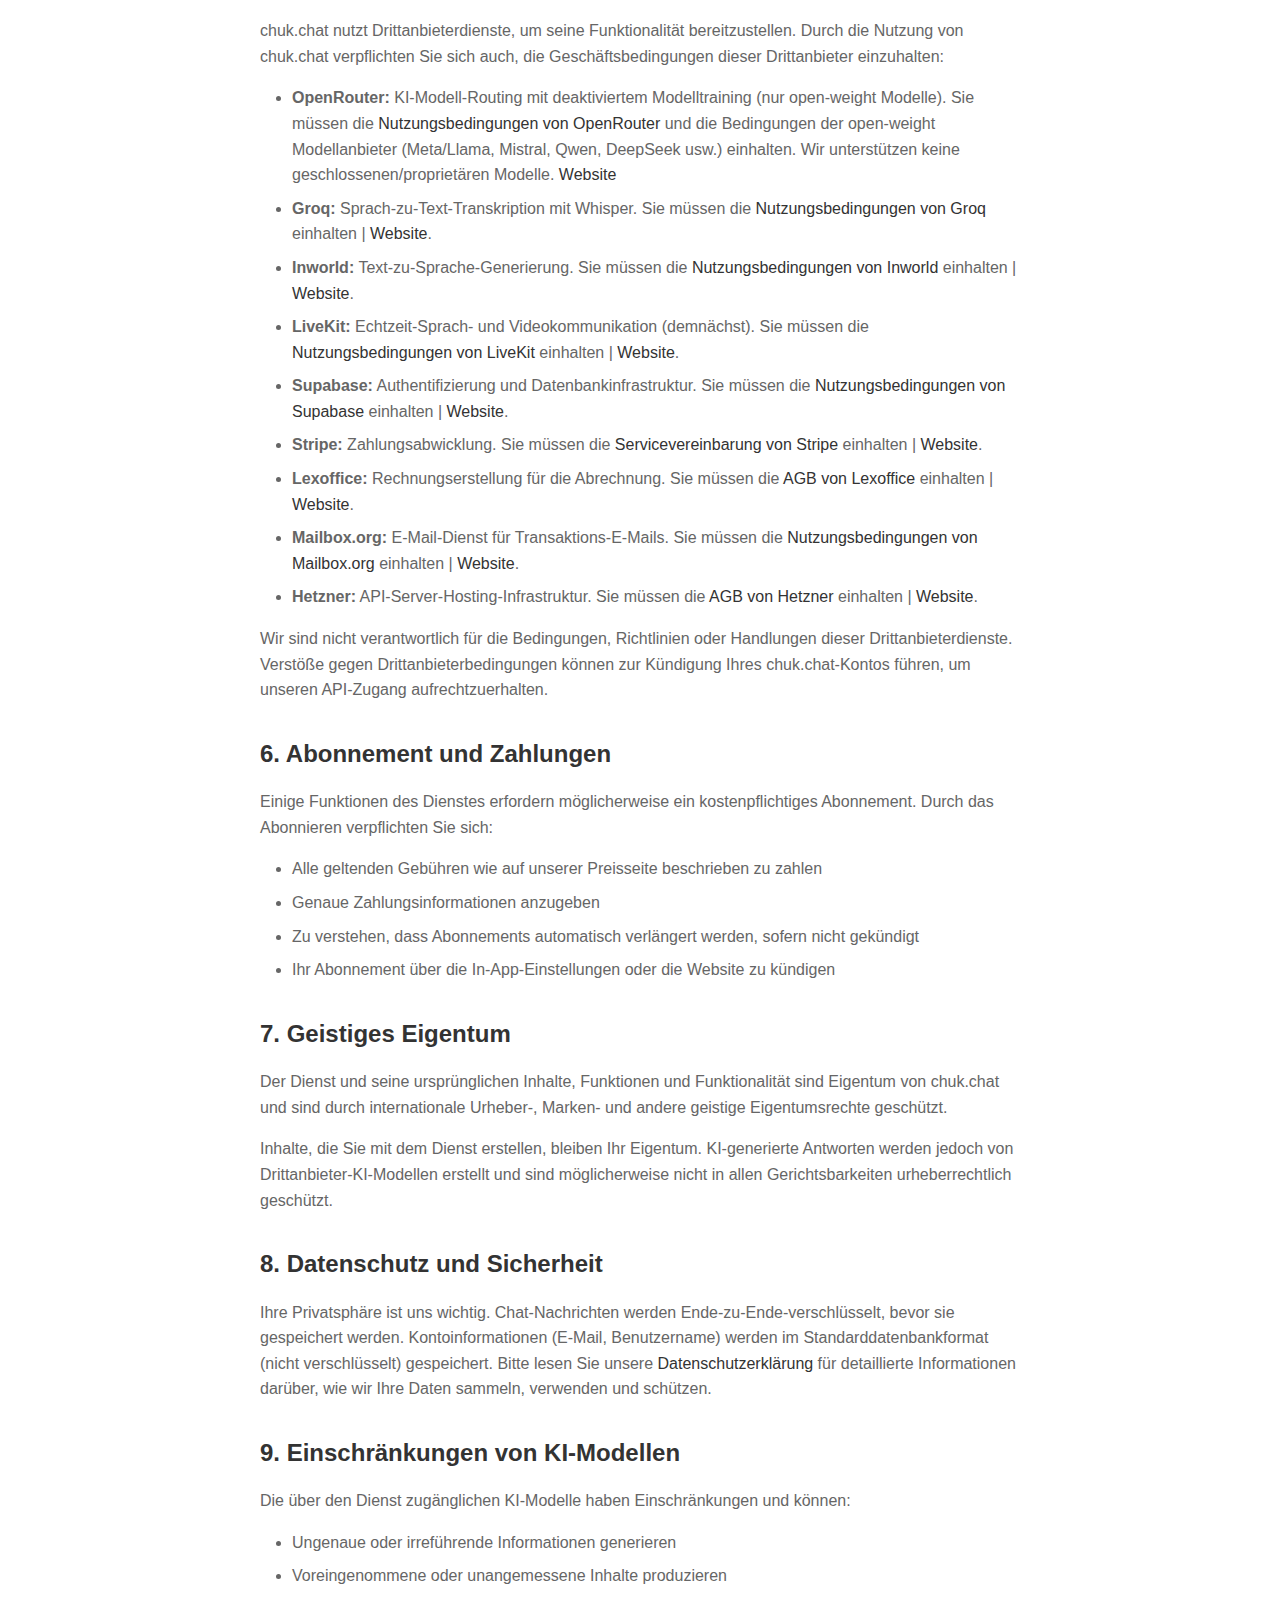
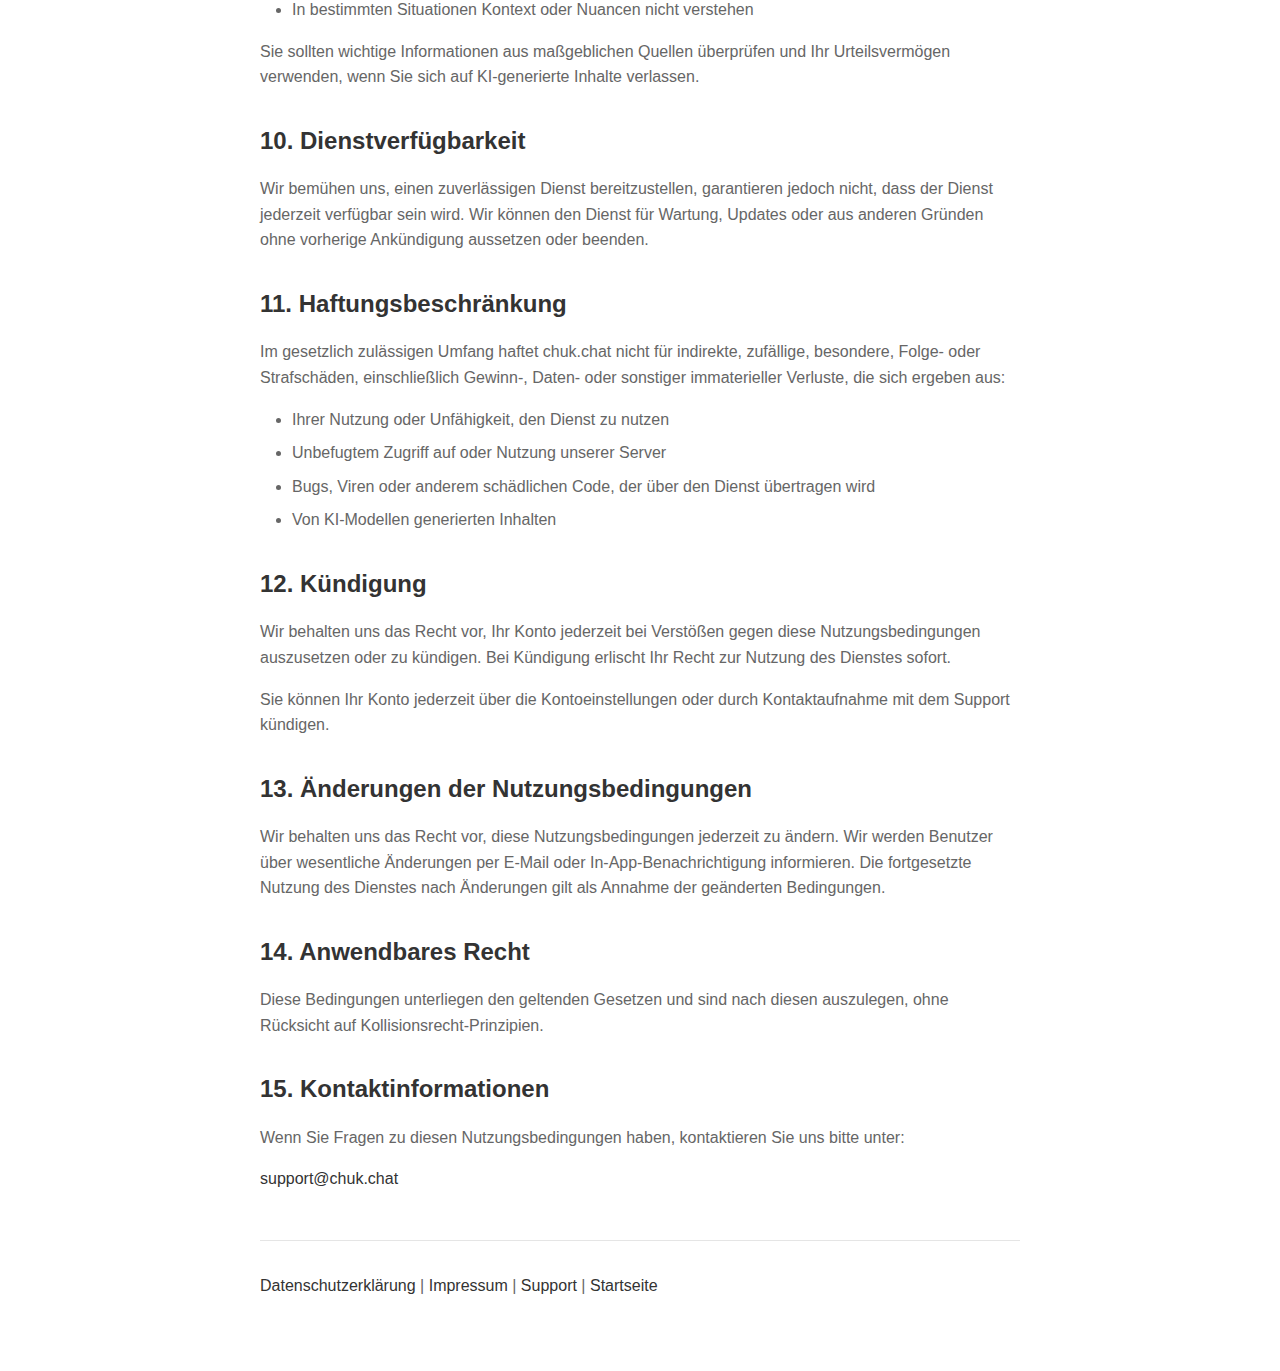
<file: terms-de.html>
<!DOCTYPE html>
<html lang="de">
<head>
    <meta charset="UTF-8">
    <meta name="viewport" content="width=device-width, initial-scale=1.0">
    <title>Nutzungsbedingungen - chuk.chat</title>
    <style>
        :root {
            --bg-color: #ffffff;
            --text-color: #000000;
            --accent-color: #000000;
            --accent-hover: #333333;
            --secondary-text: #666666;
            --card-bg: #f9f9f9;
            --card-border: #e5e5e5;
            --card-hover-border: #d4d4d4;
            --top-bar-height: 70px;
        }

        * {
            box-sizing: border-box;
        }

        body {
            margin: 0;
            font-family: -apple-system, BlinkMacSystemFont, "Segoe UI", Roboto, Helvetica, Arial, sans-serif;
            background-color: var(--bg-color);
            
            
            color: var(--text-color);
            line-height: 1.6;
            display: flex;
            flex-direction: column;
            align-items: center;
            min-height: 100vh;
            padding-top: var(--top-bar-height);
        }

        /* Top Navigation Bar */
        .top-bar {
            position: fixed;
            top: 0;
            left: 0;
            right: 0;
            height: var(--top-bar-height);
            background: rgba(255, 255, 255, 0.95);
            backdrop-filter: blur(16px);
            -webkit-backdrop-filter: blur(16px);
            border-bottom: 1px solid var(--card-border);
            display: flex;
            align-items: center;
            justify-content: center;
            z-index: 1000;
            padding: 0 20px;
        }

        .nav-container {
            width: 100%;
            max-width: 1000px;
            display: flex;
            align-items: center;
            justify-content: space-between;
        }

        .logo {
            font-weight: 800;
            font-size: 1.3rem;
            color: #000;
            text-decoration: none;
            letter-spacing: -0.03em;
            transition: opacity 0.2s;
        }

        .logo:hover {
            opacity: 0.9;
        }

        .nav-links {
            display: flex;
            gap: 28px;
        }

        .nav-link {
            color: var(--secondary-text);
            text-decoration: none;
            font-size: 0.95rem;
            font-weight: 500;
            transition: all 0.2s;
            position: relative;
        }

        .nav-link:hover {
            color: #000;
        }

        .nav-link.active {
            color: #000;
        }

        .lang-switcher {
            position: absolute;
            top: 70px;
            right: 20px;
            background: var(--card-bg);
            border: 3px solid var(--card-border);
            border-radius: 0;
            padding: 8px 12px;
            font-size: 0.9rem;
        }

        .lang-switcher a {
            color: var(--secondary-text);
            text-decoration: none;
            margin: 0 6px;
            transition: color 0.2s;
        }

        .lang-switcher a:hover {
            color: var(--accent-hover);
        }

        .lang-switcher a.active {
            color: var(--accent-hover);
            font-weight: 600;
        }

        .container {
            width: 100%;
            max-width: 800px;
            padding: 40px 20px;
        }

        h1 {
            font-size: 2.5rem;
            font-weight: 700;
            margin-bottom: 0.5rem;
            letter-spacing: -0.03em;
        }

        .updated {
            color: var(--secondary-text);
            margin-bottom: 2rem;
        }

        h2 {
            font-size: 1.5rem;
            font-weight: 600;
            margin-top: 2rem;
            margin-bottom: 1rem;
            color: var(--accent-hover);
        }

        p {
            margin-bottom: 1rem;
            color: var(--secondary-text);
        }

        ul {
            margin-bottom: 1rem;
            padding-left: 2rem;
            color: var(--secondary-text);
        }

        li {
            margin-bottom: 0.5rem;
        }

        a {
            color: var(--accent-hover);
            text-decoration: none;
        }

        a:hover {
            text-decoration: underline;
        }

        .section {
            margin-bottom: 2rem;
        }
    </style>
</head>
<body>
    <!-- Top Navigation Bar -->
    <div class="top-bar">
        <div class="nav-container">
            <a href="/" class="logo">chuk.chat</a>
            <div class="nav-links">
                <a href="/pricing.html" class="nav-link">Preise</a>
                <a href="/downloads.html" class="nav-link">Downloads</a>
                <a href="/support.html" class="nav-link">Support</a>
            </div>
        </div>
    </div>

    <!-- Language Switcher -->
    <div class="lang-switcher">
        <a href="/terms.html">English</a> | <a href="/terms-de.html" class="active">Deutsch</a>
    </div>

    <div class="container">
        <h1>Nutzungsbedingungen</h1>
        <p class="updated">Zuletzt aktualisiert: 23. November 2025</p>

        <div class="section">
            <h2>1. Annahme der Nutzungsbedingungen</h2>
            <p>
                Durch die Erstellung eines Kontos und die Nutzung von chuk.chat ("der Dienst") erklären Sie sich mit diesen Nutzungsbedingungen einverstanden.
                Wenn Sie diesen Bedingungen nicht zustimmen, nutzen Sie den Dienst bitte nicht.
            </p>
        </div>

        <div class="section">
            <h2>2. Beschreibung des Dienstes</h2>
            <p>
                chuk.chat ist eine KI-gestützte Chat-Anwendung, die es Ihnen ermöglicht, mit open-weight KI-Modellen zu interagieren.
                Der Dienst bietet:
            </p>
            <ul>
                <li>Zugriff auf mehrere open-weight KI-Sprachmodelle (z.B. Llama, Mistral, Qwen, DeepSeek)</li>
                <li>Ende-zu-Ende-verschlüsselte Chat-Speicherung</li>
                <li>Plattformübergreifende Synchronisation</li>
                <li>Dateianhänge und Bildverarbeitung</li>
                <li>Sprach- und Videokommunikation (demnächst)</li>
            </ul>
            <p>
                <strong>Hinweis:</strong> Wir unterstützen nur open-weight Modelle. Geschlossene/proprietäre Modelle wie Claude, GPT-4
                und Gemini sind auf chuk.chat nicht verfügbar.
            </p>
        </div>

        <div class="section">
            <h2>3. Benutzerkonten und Registrierung</h2>
            <p>
                Um den Dienst zu nutzen, müssen Sie ein Konto erstellen. Sie verpflichten sich:
            </p>
            <ul>
                <li>Genaue und vollständige Registrierungsinformationen anzugeben</li>
                <li>Die Sicherheit Ihres Passworts und Kontos zu gewährleisten</li>
                <li>Uns unverzüglich über jede unbefugte Nutzung Ihres Kontos zu informieren</li>
                <li>Die Verantwortung für alle Aktivitäten zu übernehmen, die unter Ihrem Konto stattfinden</li>
            </ul>
        </div>

        <div class="section">
            <h2>4. Akzeptable Nutzung</h2>
            <p>Sie verpflichten sich, den Dienst nicht zu nutzen, um:</p>
            <ul>
                <li>Gegen geltende Gesetze oder Vorschriften zu verstoßen</li>
                <li>Geistige Eigentumsrechte anderer zu verletzen</li>
                <li>Inhalte zu übertragen, die in Ihrer Gerichtsbarkeit illegal sind</li>
                <li>Unbefugten Zugriff auf den Dienst oder die Konten anderer Benutzer zu erlangen</li>
                <li>Automatisierte Systeme zu verwenden, um ohne Erlaubnis auf den Dienst zuzugreifen</li>
                <li>Inhalte zu generieren, die gegen die Bedingungen unserer KI-Anbieter (OpenRouter und open-weight Modellanbieter) verstoßen -
                    dazu gehören unter anderem: Inhalte, die illegale Aktivitäten fördern, Malware generieren
                    oder andere Verwendungen, die durch die Nutzungsbedingungen der Anbieter verboten sind</li>
            </ul>
            <p>
                <strong>Hinweis:</strong> OpenRouter und open-weight Modellanbieter haben ihre eigenen Inhaltsrichtlinien.
                Verstöße gegen deren Bedingungen können zur Kündigung Ihres chuk.chat-Kontos führen, um unseren API-Zugang aufrechtzuerhalten.
                Wir überwachen Ihre verschlüsselten Chats nicht aktiv.
            </p>
        </div>

        <div class="section">
            <h2>5. Drittanbieterdienste</h2>
            <p>
                chuk.chat nutzt Drittanbieterdienste, um seine Funktionalität bereitzustellen. Durch die Nutzung von chuk.chat
                verpflichten Sie sich auch, die Geschäftsbedingungen dieser Drittanbieter einzuhalten:
            </p>
            <ul>
                <li><strong>OpenRouter:</strong> KI-Modell-Routing mit deaktiviertem Modelltraining (nur open-weight Modelle).
                    Sie müssen die <a href="https://openrouter.ai/terms" target="_blank" rel="noopener noreferrer">Nutzungsbedingungen von OpenRouter</a>
                    und die Bedingungen der open-weight Modellanbieter (Meta/Llama, Mistral, Qwen, DeepSeek usw.) einhalten.
                    Wir unterstützen keine geschlossenen/proprietären Modelle. <a href="https://openrouter.ai/" target="_blank" rel="noopener noreferrer">Website</a>
                </li>
                <li><strong>Groq:</strong> Sprach-zu-Text-Transkription mit Whisper. Sie müssen die
                    <a href="https://groq.com/terms-of-use/" target="_blank" rel="noopener noreferrer">Nutzungsbedingungen von Groq</a> einhalten |
                    <a href="https://groq.com/" target="_blank" rel="noopener noreferrer">Website</a>.
                </li>
                <li><strong>Inworld:</strong> Text-zu-Sprache-Generierung. Sie müssen die
                    <a href="https://www.inworld.ai/terms-of-service" target="_blank" rel="noopener noreferrer">Nutzungsbedingungen von Inworld</a> einhalten |
                    <a href="https://www.inworld.ai/" target="_blank" rel="noopener noreferrer">Website</a>.
                </li>
                <li><strong>LiveKit:</strong> Echtzeit-Sprach- und Videokommunikation (demnächst). Sie müssen die
                    <a href="https://livekit.io/legal/terms-of-service" target="_blank" rel="noopener noreferrer">Nutzungsbedingungen von LiveKit</a> einhalten |
                    <a href="https://livekit.io/" target="_blank" rel="noopener noreferrer">Website</a>.
                </li>
                <li><strong>Supabase:</strong> Authentifizierung und Datenbankinfrastruktur. Sie müssen die
                    <a href="https://supabase.com/terms" target="_blank" rel="noopener noreferrer">Nutzungsbedingungen von Supabase</a> einhalten |
                    <a href="https://supabase.com/" target="_blank" rel="noopener noreferrer">Website</a>.
                </li>
                <li><strong>Stripe:</strong> Zahlungsabwicklung. Sie müssen die
                    <a href="https://stripe.com/legal/consumer" target="_blank" rel="noopener noreferrer">Servicevereinbarung von Stripe</a> einhalten |
                    <a href="https://stripe.com/" target="_blank" rel="noopener noreferrer">Website</a>.
                </li>
                <li><strong>Lexoffice:</strong> Rechnungserstellung für die Abrechnung. Sie müssen die
                    <a href="https://www.lexoffice.de/agb/" target="_blank" rel="noopener noreferrer">AGB von Lexoffice</a> einhalten |
                    <a href="https://www.lexoffice.de/" target="_blank" rel="noopener noreferrer">Website</a>.
                </li>
                <li><strong>Mailbox.org:</strong> E-Mail-Dienst für Transaktions-E-Mails. Sie müssen die
                    <a href="https://mailbox.org/en/terms" target="_blank" rel="noopener noreferrer">Nutzungsbedingungen von Mailbox.org</a> einhalten |
                    <a href="https://mailbox.org/en/" target="_blank" rel="noopener noreferrer">Website</a>.
                </li>
                <li><strong>Hetzner:</strong> API-Server-Hosting-Infrastruktur. Sie müssen die
                    <a href="https://www.hetzner.com/legal/terms-and-conditions" target="_blank" rel="noopener noreferrer">AGB von Hetzner</a> einhalten |
                    <a href="https://www.hetzner.com/" target="_blank" rel="noopener noreferrer">Website</a>.
                </li>
            </ul>
            <p>
                Wir sind nicht verantwortlich für die Bedingungen, Richtlinien oder Handlungen dieser Drittanbieterdienste.
                Verstöße gegen Drittanbieterbedingungen können zur Kündigung Ihres chuk.chat-Kontos führen, um
                unseren API-Zugang aufrechtzuerhalten.
            </p>
        </div>

        <div class="section">
            <h2>6. Abonnement und Zahlungen</h2>
            <p>
                Einige Funktionen des Dienstes erfordern möglicherweise ein kostenpflichtiges Abonnement. Durch das Abonnieren verpflichten Sie sich:
            </p>
            <ul>
                <li>Alle geltenden Gebühren wie auf unserer Preisseite beschrieben zu zahlen</li>
                <li>Genaue Zahlungsinformationen anzugeben</li>
                <li>Zu verstehen, dass Abonnements automatisch verlängert werden, sofern nicht gekündigt</li>
                <li>Ihr Abonnement über die In-App-Einstellungen oder die Website zu kündigen</li>
            </ul>
        </div>

        <div class="section">
            <h2>7. Geistiges Eigentum</h2>
            <p>
                Der Dienst und seine ursprünglichen Inhalte, Funktionen und Funktionalität sind Eigentum von chuk.chat und sind
                durch internationale Urheber-, Marken- und andere geistige Eigentumsrechte geschützt.
            </p>
            <p>
                Inhalte, die Sie mit dem Dienst erstellen, bleiben Ihr Eigentum. KI-generierte Antworten werden jedoch von
                Drittanbieter-KI-Modellen erstellt und sind möglicherweise nicht in allen Gerichtsbarkeiten urheberrechtlich geschützt.
            </p>
        </div>

        <div class="section">
            <h2>8. Datenschutz und Sicherheit</h2>
            <p>
                Ihre Privatsphäre ist uns wichtig. Chat-Nachrichten werden Ende-zu-Ende-verschlüsselt, bevor sie gespeichert werden.
                Kontoinformationen (E-Mail, Benutzername) werden im Standarddatenbankformat (nicht verschlüsselt) gespeichert.
                Bitte lesen Sie unsere <a href="/privacy-de.html">Datenschutzerklärung</a> für detaillierte Informationen darüber,
                wie wir Ihre Daten sammeln, verwenden und schützen.
            </p>
        </div>

        <div class="section">
            <h2>9. Einschränkungen von KI-Modellen</h2>
            <p>
                Die über den Dienst zugänglichen KI-Modelle haben Einschränkungen und können:
            </p>
            <ul>
                <li>Ungenaue oder irreführende Informationen generieren</li>
                <li>Voreingenommene oder unangemessene Inhalte produzieren</li>
                <li>In bestimmten Situationen Kontext oder Nuancen nicht verstehen</li>
            </ul>
            <p>
                Sie sollten wichtige Informationen aus maßgeblichen Quellen überprüfen und Ihr Urteilsvermögen verwenden, wenn
                Sie sich auf KI-generierte Inhalte verlassen.
            </p>
        </div>

        <div class="section">
            <h2>10. Dienstverfügbarkeit</h2>
            <p>
                Wir bemühen uns, einen zuverlässigen Dienst bereitzustellen, garantieren jedoch nicht, dass der Dienst
                jederzeit verfügbar sein wird. Wir können den Dienst für Wartung, Updates
                oder aus anderen Gründen ohne vorherige Ankündigung aussetzen oder beenden.
            </p>
        </div>

        <div class="section">
            <h2>11. Haftungsbeschränkung</h2>
            <p>
                Im gesetzlich zulässigen Umfang haftet chuk.chat nicht für indirekte,
                zufällige, besondere, Folge- oder Strafschäden, einschließlich Gewinn-, Daten-
                oder sonstiger immaterieller Verluste, die sich ergeben aus:
            </p>
            <ul>
                <li>Ihrer Nutzung oder Unfähigkeit, den Dienst zu nutzen</li>
                <li>Unbefugtem Zugriff auf oder Nutzung unserer Server</li>
                <li>Bugs, Viren oder anderem schädlichen Code, der über den Dienst übertragen wird</li>
                <li>Von KI-Modellen generierten Inhalten</li>
            </ul>
        </div>

        <div class="section">
            <h2>12. Kündigung</h2>
            <p>
                Wir behalten uns das Recht vor, Ihr Konto jederzeit bei Verstößen gegen diese
                Nutzungsbedingungen auszusetzen oder zu kündigen. Bei Kündigung erlischt Ihr Recht zur Nutzung des Dienstes sofort.
            </p>
            <p>
                Sie können Ihr Konto jederzeit über die Kontoeinstellungen oder durch Kontaktaufnahme mit dem Support kündigen.
            </p>
        </div>

        <div class="section">
            <h2>13. Änderungen der Nutzungsbedingungen</h2>
            <p>
                Wir behalten uns das Recht vor, diese Nutzungsbedingungen jederzeit zu ändern. Wir werden Benutzer über
                wesentliche Änderungen per E-Mail oder In-App-Benachrichtigung informieren. Die fortgesetzte Nutzung des Dienstes nach
                Änderungen gilt als Annahme der geänderten Bedingungen.
            </p>
        </div>

        <div class="section">
            <h2>14. Anwendbares Recht</h2>
            <p>
                Diese Bedingungen unterliegen den geltenden Gesetzen und sind nach diesen auszulegen, ohne
                Rücksicht auf Kollisionsrecht-Prinzipien.
            </p>
        </div>

        <div class="section">
            <h2>15. Kontaktinformationen</h2>
            <p>
                Wenn Sie Fragen zu diesen Nutzungsbedingungen haben, kontaktieren Sie uns bitte unter:
            </p>
            <p>
                <a href="mailto:support@chuk.chat">support@chuk.chat</a>
            </p>
        </div>

        <div class="section">
            <p style="margin-top: 3rem; padding-top: 2rem; border-top: 1px solid var(--card-border);">
                <a href="/privacy-de.html">Datenschutzerklärung</a> |
                <a href="/impressum.html">Impressum</a> |
                <a href="/support.html">Support</a> |
                <a href="/">Startseite</a>
            </p>
        </div>
    </div>
</body>
</html>
</file>
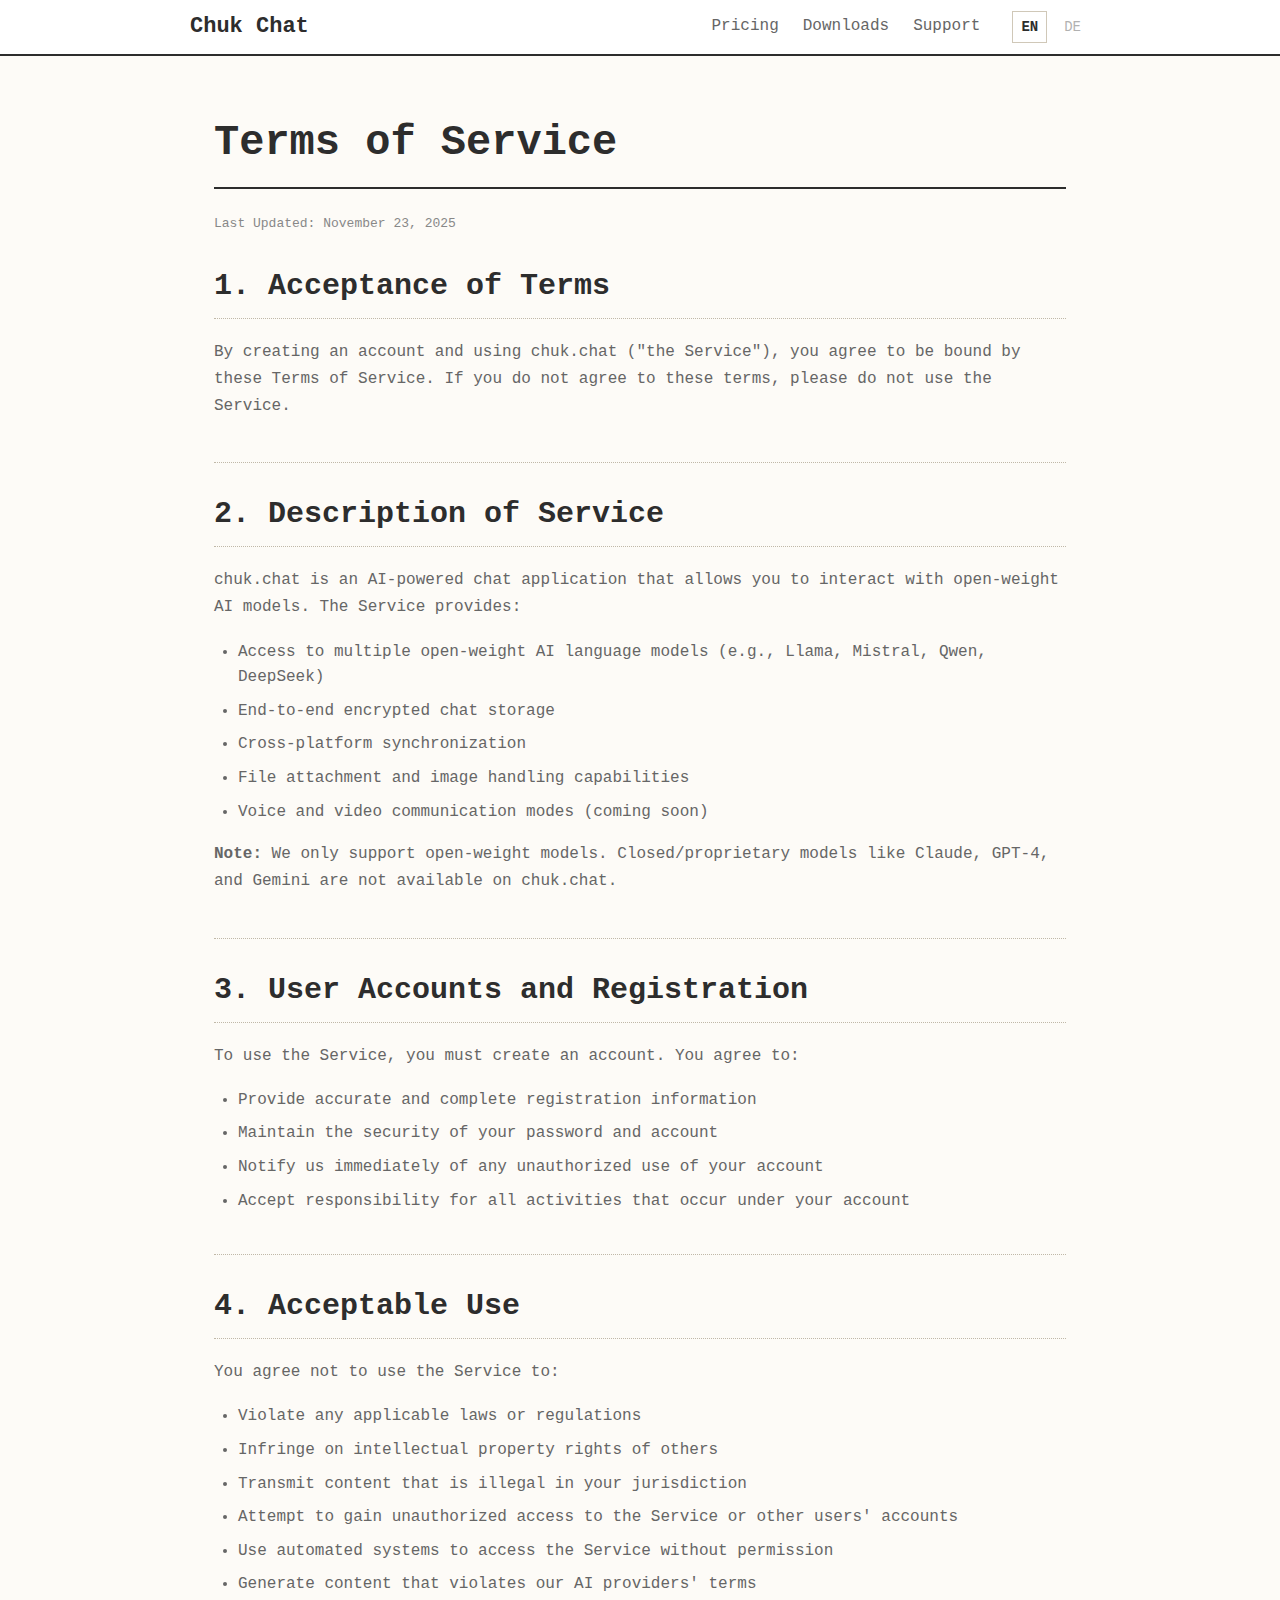
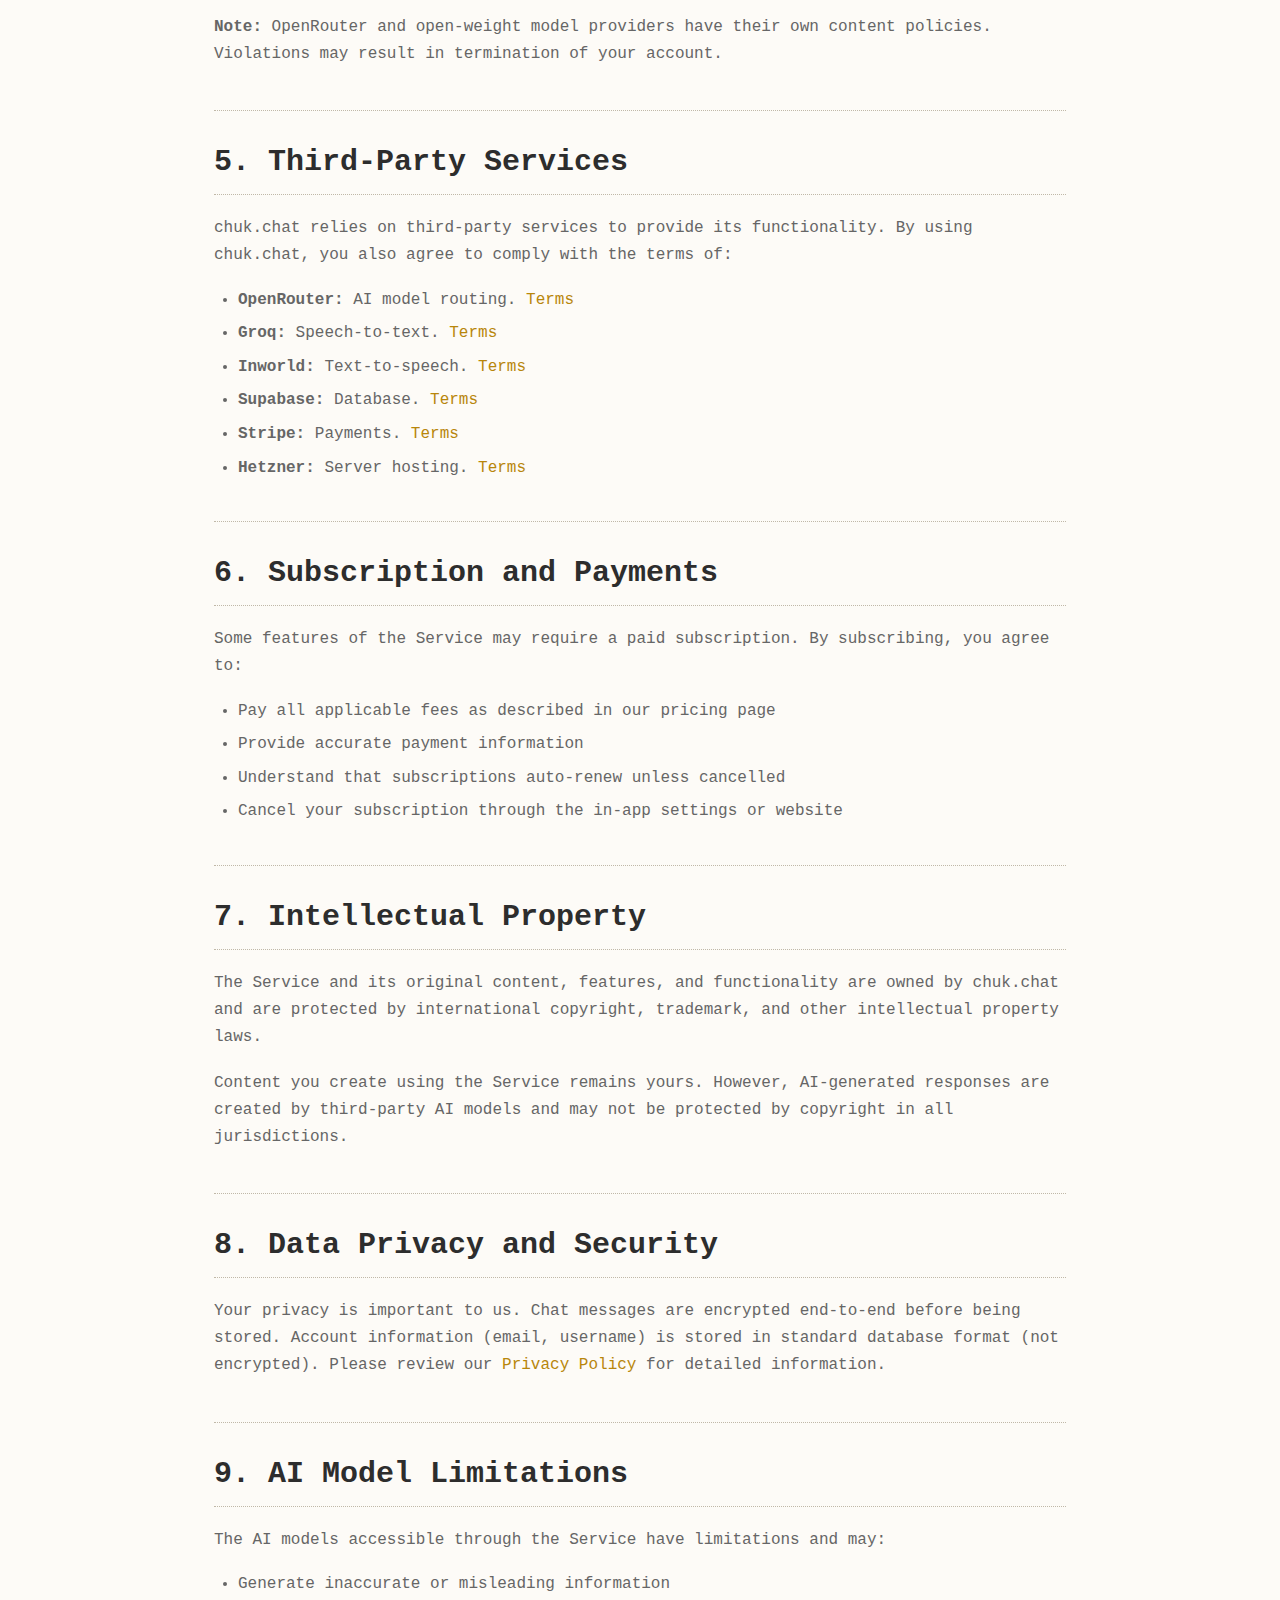
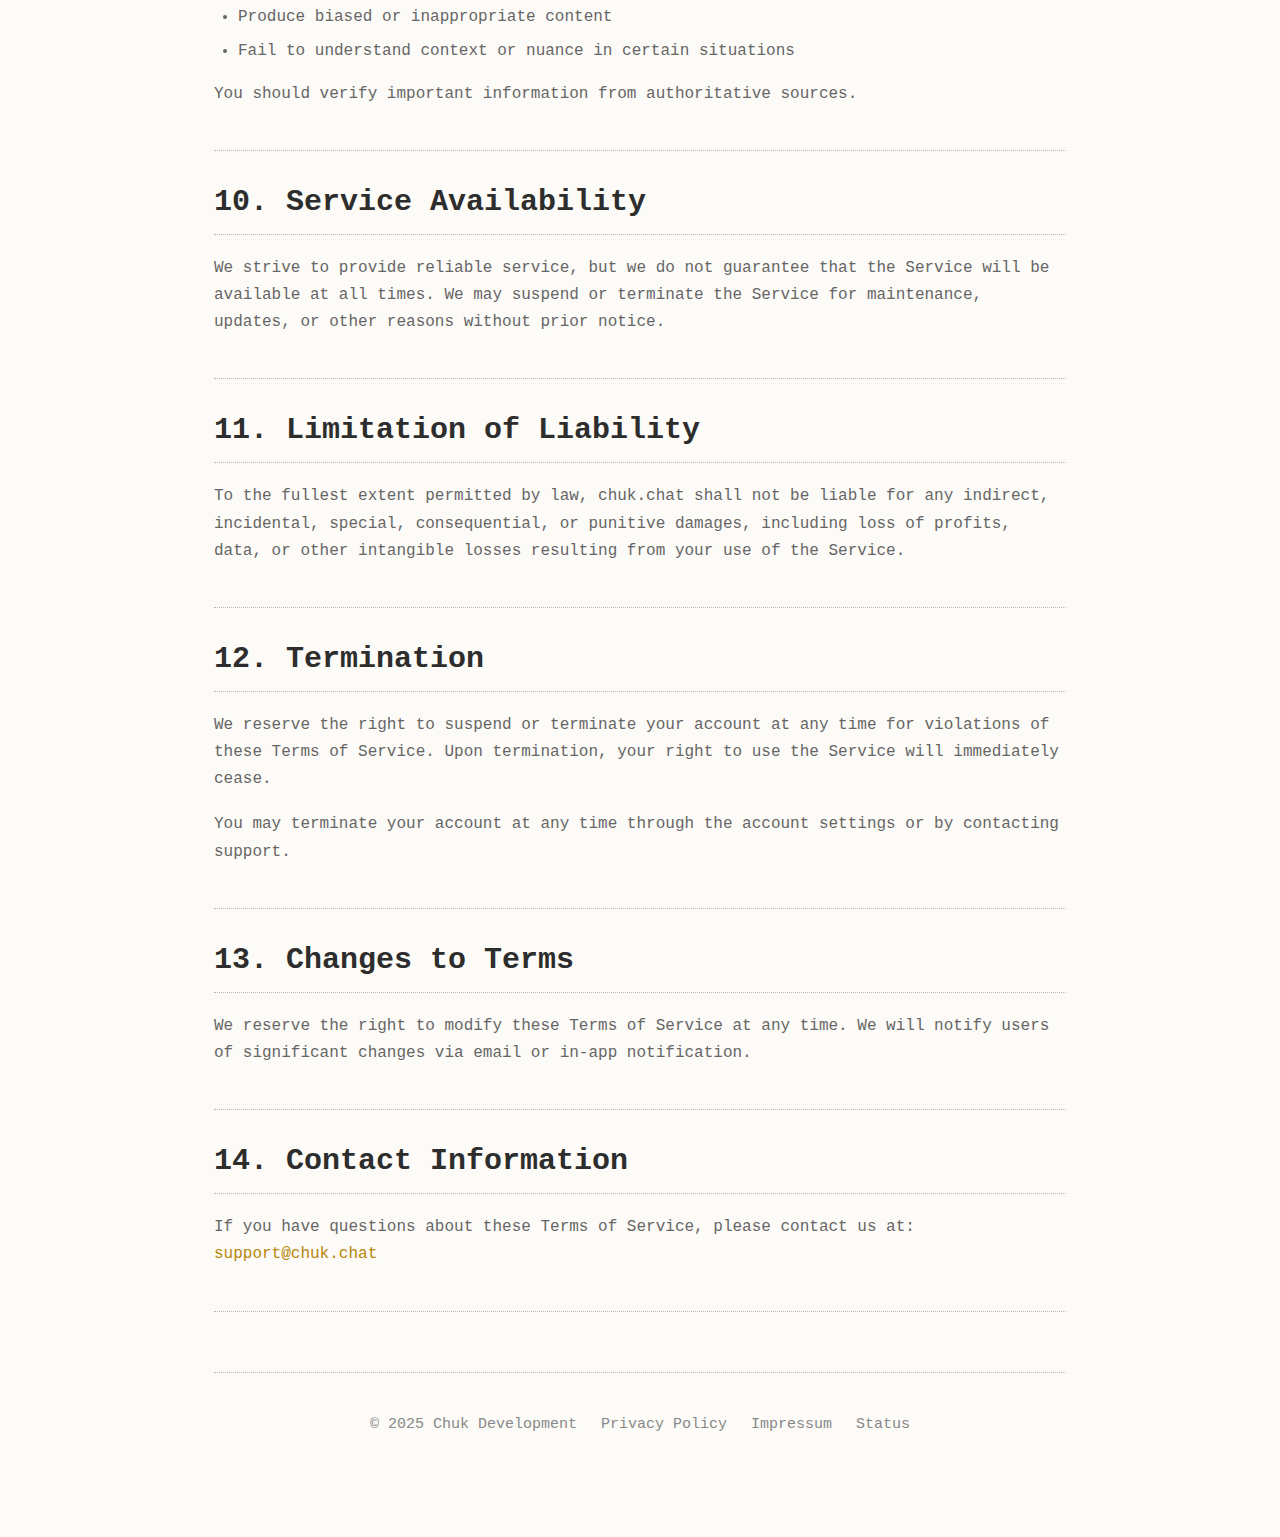
<file: terms.html>
<!DOCTYPE html>
<html lang="en">
<head>
    <meta charset="UTF-8">
    <meta name="viewport" content="width=device-width, initial-scale=1.0">
    <title>Terms of Service - chuk.chat</title>
    <link rel="stylesheet" href="shared-styles.css">
    <style>
        .updated {
            color: var(--text-muted);
            margin-bottom: 32px;
            font-size: 13px;
        }

        h2 {
            margin-top: 32px;
            border-bottom: 1px dotted var(--border-dotted);
        }

        /* Language Switcher */
        .lang-switcher {
            display: flex;
            gap: 8px;
            align-items: center;
        }

        .lang-btn {
            font-size: 14px;
            padding: 4px 8px;
            cursor: pointer;
            opacity: 0.5;
            transition: opacity 0.2s;
            text-decoration: none;
            color: var(--text-secondary);
            border: 1px solid transparent;
        }

        .lang-btn:hover {
            opacity: 1;
            text-decoration: none;
        }

        .lang-btn.active {
            opacity: 1;
            color: var(--text-color);
            font-weight: bold;
            border: 1px solid var(--border-solid);
        }
    </style>
</head>
<body>
    <nav class="top-bar">
        <div class="nav-container">
            <a href="./index.html" class="logo">Chuk Chat</a>
            <div style="display: flex; align-items: center; gap: 32px;">
                <div class="nav-links">
                    <a href="./pricing.html" class="nav-link">Pricing</a>
                    <a href="./downloads.html" class="nav-link">Downloads</a>
                    <a href="./support.html" class="nav-link">Support</a>
                </div>
                <div class="lang-switcher">
                    <a href="./terms.html" class="lang-btn active" title="English">EN</a>
                    <a href="./terms-de.html" class="lang-btn" title="Deutsch">DE</a>
                </div>
            </div>
            <button class="mobile-menu-btn" onclick="toggleMobileMenu()">
                <svg width="24" height="24" viewBox="0 0 24 24" fill="none" stroke="currentColor" stroke-width="2"><line x1="3" y1="12" x2="21" y2="12"></line><line x1="3" y1="6" x2="21" y2="6"></line><line x1="3" y1="18" x2="21" y2="18"></line></svg>
            </button>
        </div>
    </nav>

    <div class="mobile-menu" id="mobileMenu">
        <a href="./pricing.html">Pricing</a>
        <a href="./downloads.html">Downloads</a>
        <a href="./support.html">Support</a>
        <div class="mobile-lang">
            <a href="./terms.html" class="active">EN</a>
            <a href="./terms-de.html">DE</a>
        </div>
    </div>

    <div class="container">
        <h1>Terms of Service</h1>
        <p class="updated">Last Updated: November 23, 2025</p>

        <div class="section">
            <h2>1. Acceptance of Terms</h2>
            <p>
                By creating an account and using chuk.chat ("the Service"), you agree to be bound by these Terms of Service.
                If you do not agree to these terms, please do not use the Service.
            </p>
        </div>

        <div class="section">
            <h2>2. Description of Service</h2>
            <p>chuk.chat is an AI-powered chat application that allows you to interact with open-weight AI models. The Service provides:</p>
            <ul>
                <li>Access to multiple open-weight AI language models (e.g., Llama, Mistral, Qwen, DeepSeek)</li>
                <li>End-to-end encrypted chat storage</li>
                <li>Cross-platform synchronization</li>
                <li>File attachment and image handling capabilities</li>
                <li>Voice and video communication modes (coming soon)</li>
            </ul>
            <p><strong>Note:</strong> We only support open-weight models. Closed/proprietary models like Claude, GPT-4, and Gemini are not available on chuk.chat.</p>
        </div>

        <div class="section">
            <h2>3. User Accounts and Registration</h2>
            <p>To use the Service, you must create an account. You agree to:</p>
            <ul>
                <li>Provide accurate and complete registration information</li>
                <li>Maintain the security of your password and account</li>
                <li>Notify us immediately of any unauthorized use of your account</li>
                <li>Accept responsibility for all activities that occur under your account</li>
            </ul>
        </div>

        <div class="section">
            <h2>4. Acceptable Use</h2>
            <p>You agree not to use the Service to:</p>
            <ul>
                <li>Violate any applicable laws or regulations</li>
                <li>Infringe on intellectual property rights of others</li>
                <li>Transmit content that is illegal in your jurisdiction</li>
                <li>Attempt to gain unauthorized access to the Service or other users' accounts</li>
                <li>Use automated systems to access the Service without permission</li>
                <li>Generate content that violates our AI providers' terms</li>
            </ul>
            <p><strong>Note:</strong> OpenRouter and open-weight model providers have their own content policies. Violations may result in termination of your account.</p>
        </div>

        <div class="section">
            <h2>5. Third-Party Services</h2>
            <p>chuk.chat relies on third-party services to provide its functionality. By using chuk.chat, you also agree to comply with the terms of:</p>
            <ul>
                <li><strong>OpenRouter:</strong> AI model routing. <a href="https://openrouter.ai/terms" target="_blank">Terms</a></li>
                <li><strong>Groq:</strong> Speech-to-text. <a href="https://groq.com/terms-of-use/" target="_blank">Terms</a></li>
                <li><strong>Inworld:</strong> Text-to-speech. <a href="https://www.inworld.ai/terms-of-service" target="_blank">Terms</a></li>
                <li><strong>Supabase:</strong> Database. <a href="https://supabase.com/terms" target="_blank">Terms</a></li>
                <li><strong>Stripe:</strong> Payments. <a href="https://stripe.com/legal/consumer" target="_blank">Terms</a></li>
                <li><strong>Hetzner:</strong> Server hosting. <a href="https://www.hetzner.com/legal/terms-and-conditions" target="_blank">Terms</a></li>
            </ul>
        </div>

        <div class="section">
            <h2>6. Subscription and Payments</h2>
            <p>Some features of the Service may require a paid subscription. By subscribing, you agree to:</p>
            <ul>
                <li>Pay all applicable fees as described in our pricing page</li>
                <li>Provide accurate payment information</li>
                <li>Understand that subscriptions auto-renew unless cancelled</li>
                <li>Cancel your subscription through the in-app settings or website</li>
            </ul>
        </div>

        <div class="section">
            <h2>7. Intellectual Property</h2>
            <p>
                The Service and its original content, features, and functionality are owned by chuk.chat and are
                protected by international copyright, trademark, and other intellectual property laws.
            </p>
            <p>
                Content you create using the Service remains yours. However, AI-generated responses are created
                by third-party AI models and may not be protected by copyright in all jurisdictions.
            </p>
        </div>

        <div class="section">
            <h2>8. Data Privacy and Security</h2>
            <p>
                Your privacy is important to us. Chat messages are encrypted end-to-end before being stored.
                Account information (email, username) is stored in standard database format (not encrypted).
                Please review our <a href="./privacy.html">Privacy Policy</a> for detailed information.
            </p>
        </div>

        <div class="section">
            <h2>9. AI Model Limitations</h2>
            <p>The AI models accessible through the Service have limitations and may:</p>
            <ul>
                <li>Generate inaccurate or misleading information</li>
                <li>Produce biased or inappropriate content</li>
                <li>Fail to understand context or nuance in certain situations</li>
            </ul>
            <p>You should verify important information from authoritative sources.</p>
        </div>

        <div class="section">
            <h2>10. Service Availability</h2>
            <p>
                We strive to provide reliable service, but we do not guarantee that the Service will be
                available at all times. We may suspend or terminate the Service for maintenance, updates,
                or other reasons without prior notice.
            </p>
        </div>

        <div class="section">
            <h2>11. Limitation of Liability</h2>
            <p>
                To the fullest extent permitted by law, chuk.chat shall not be liable for any indirect,
                incidental, special, consequential, or punitive damages, including loss of profits, data,
                or other intangible losses resulting from your use of the Service.
            </p>
        </div>

        <div class="section">
            <h2>12. Termination</h2>
            <p>
                We reserve the right to suspend or terminate your account at any time for violations of these
                Terms of Service. Upon termination, your right to use the Service will immediately cease.
            </p>
            <p>You may terminate your account at any time through the account settings or by contacting support.</p>
        </div>

        <div class="section">
            <h2>13. Changes to Terms</h2>
            <p>
                We reserve the right to modify these Terms of Service at any time. We will notify users of
                significant changes via email or in-app notification.
            </p>
        </div>

        <div class="section">
            <h2>14. Contact Information</h2>
            <p>
                If you have questions about these Terms of Service, please contact us at:
                <a href="mailto:support@chuk.chat">support@chuk.chat</a>
            </p>
        </div>

        <footer class="footer">
            <span>&copy; 2025 <a href="https://chuk.dev">Chuk Development</a></span>
            <a href="./privacy.html">Privacy Policy</a>
            <a href="./impressum.html">Impressum</a>
            <a href="https://status.chuk.chat/status/chukchat" target="_blank">Status</a>
        </footer>
    </div>

    <script>
        function toggleMobileMenu() {
            document.getElementById('mobileMenu').classList.toggle('open');
        }
    </script>
</body>
</html>
</file>
<file: shared-styles.css>
/* Chuk Chat Design System - Warm Paper Theme */

:root {
    --bg-color: #FDFBF7;
    --text-color: #2D2D2D;
    --text-secondary: #666666;
    --text-muted: #888888;
    --border-solid: #D0C8B8;
    --border-dotted: #C0B8A8;
    --success: #228B22;
    --error: #C41E3A;
    --accent: #B8860B;
    --highlight-bg: #F8F5EF;
    --card-bg: #FFFFFF;
    --icon-bg: #F0EBE0;
    --top-bar-height: 56px;
}

* {
    box-sizing: border-box;
}

body {
    margin: 0;
    font-family: 'Courier New', Courier, monospace;
    font-size: 16px;
    background-color: var(--bg-color);
    color: var(--text-color);
    line-height: 1.6;
    display: flex;
    flex-direction: column;
    align-items: center;
    min-height: 100vh;
    padding-top: var(--top-bar-height);
}

/* Top Navigation Bar */
.top-bar {
    position: fixed;
    top: 0;
    left: 0;
    right: 0;
    height: var(--top-bar-height);
    background: var(--card-bg);
    border-bottom: 2px solid var(--text-color);
    display: flex;
    align-items: center;
    justify-content: center;
    z-index: 1000;
    padding: 0 24px;
}

.nav-container {
    width: 100%;
    max-width: 900px;
    display: flex;
    align-items: center;
    justify-content: space-between;
}

.logo {
    font-weight: bold;
    font-size: 22px;
    color: var(--text-color);
    text-decoration: none;
    transition: color 0.2s;
}

.logo:hover {
    color: var(--accent);
}

.nav-links {
    display: flex;
    gap: 24px;
}

.nav-link {
    color: var(--text-secondary);
    text-decoration: none;
    font-size: 16px;
    transition: color 0.2s;
}

.nav-link:hover {
    color: var(--accent);
}

.nav-link.active {
    color: var(--text-color);
    font-weight: bold;
}

.container {
    width: 100%;
    max-width: 900px;
    padding: 60px 24px;
    animation: fadeIn 0.5s ease-out;
}

@keyframes fadeIn {
    from { opacity: 0; transform: translateY(10px); }
    to { opacity: 1; transform: translateY(0); }
}

/* Typography */
h1, h2, h3 {
    margin: 0;
    font-weight: bold;
    line-height: 1.3;
}

h1 {
    font-size: 42px;
    margin-bottom: 24px;
    color: var(--text-color);
    padding-bottom: 16px;
    border-bottom: 2px solid var(--text-color);
}

h2 {
    font-size: 30px;
    margin-bottom: 20px;
    color: var(--text-color);
    padding-bottom: 12px;
    border-bottom: 2px solid var(--text-color);
}

h3 {
    font-size: 22px;
    margin-bottom: 12px;
    color: var(--text-color);
}

p {
    margin: 0 0 18px 0;
    color: var(--text-secondary);
    font-size: 16px;
    line-height: 1.7;
}

a {
    color: var(--accent);
    text-decoration: none;
}

a:hover {
    text-decoration: underline;
}

ul {
    margin-bottom: 16px;
    padding-left: 24px;
    color: var(--text-secondary);
}

li {
    margin-bottom: 8px;
}

/* Language Switcher */
.lang-switcher {
    display: flex;
    gap: 8px;
    align-items: center;
}

.lang-btn {
    font-size: 14px;
    padding: 4px 8px;
    cursor: pointer;
    opacity: 0.5;
    transition: opacity 0.2s;
    text-decoration: none;
    color: var(--text-secondary);
    border: 1px solid transparent;
}

.lang-btn:hover {
    opacity: 1;
    text-decoration: none;
}

.lang-btn.active {
    opacity: 1;
    color: var(--text-color);
    font-weight: bold;
    border: 1px solid var(--border-solid);
}

/* Buttons */
.btn-primary {
    background: var(--text-color);
    color: var(--card-bg);
    border: 1px solid var(--text-color);
    border-radius: 3px;
    padding: 12px 24px;
    font-family: inherit;
    font-size: 16px;
    font-weight: bold;
    cursor: pointer;
    transition: all 0.15s;
    text-decoration: none;
    display: inline-block;
}

.btn-primary:hover {
    background: var(--card-bg);
    color: var(--text-color);
    text-decoration: none;
}

.btn-secondary {
    background: var(--card-bg);
    color: var(--text-color);
    border: 1px solid var(--text-color);
    border-radius: 3px;
    padding: 12px 24px;
    font-family: inherit;
    font-size: 16px;
    font-weight: bold;
    cursor: pointer;
    transition: all 0.15s;
    text-decoration: none;
    display: inline-block;
}

.btn-secondary:hover {
    background: var(--text-color);
    color: var(--card-bg);
    text-decoration: none;
}

/* Cards */
.card {
    background: var(--card-bg);
    border: 1px solid var(--border-solid);
    padding: 24px;
    margin-bottom: 20px;
}

.card:hover {
    border-color: var(--text-color);
}

/* Highlight Box */
.highlight {
    background: var(--highlight-bg);
    border: 1px dashed var(--border-dotted);
    padding: 16px;
    margin: 16px 0;
}

/* Section */
.section {
    margin-bottom: 32px;
    padding-bottom: 24px;
    border-bottom: 1px dotted var(--border-dotted);
}

.section:last-child {
    border-bottom: none;
}

/* Footer */
.footer {
    padding-top: 40px;
    padding-bottom: 40px;
    border-top: 1px dotted var(--border-dotted);
    display: flex;
    justify-content: center;
    align-items: center;
    gap: 24px;
    width: 100%;
    margin-top: 60px;
}

.footer span {
    color: var(--text-muted);
    font-size: 15px;
}

.footer a {
    color: var(--text-muted);
    text-decoration: none;
    font-size: 15px;
    transition: color 0.2s;
}

.footer a:hover {
    color: var(--accent);
}

/* Mobile Menu */
.mobile-menu-btn {
    display: none;
    background: none;
    border: 1px solid var(--border-solid);
    padding: 8px;
    cursor: pointer;
    color: var(--text-color);
}

.mobile-menu {
    display: none;
    position: fixed;
    top: var(--top-bar-height);
    left: 0;
    right: 0;
    background: var(--card-bg);
    border-bottom: 2px solid var(--text-color);
    padding: 16px;
    z-index: 999;
    flex-direction: column;
    gap: 12px;
}

.mobile-menu.open {
    display: flex;
}

.mobile-menu a {
    color: var(--text-secondary);
    text-decoration: none;
    padding: 12px 16px;
    border: 1px solid var(--border-solid);
    text-align: center;
    font-size: 16px;
}

.mobile-menu a:hover,
.mobile-menu a.active {
    background: var(--highlight-bg);
    color: var(--text-color);
}

.mobile-menu .mobile-lang {
    display: flex;
    gap: 8px;
    justify-content: center;
    margin-top: 8px;
    padding-top: 12px;
    border-top: 1px dotted var(--border-dotted);
}

.mobile-menu .mobile-lang a {
    flex: 1;
    max-width: 100px;
}

/* Responsive Design */
@media (max-width: 768px) {
    .container {
        padding: 40px 16px;
    }

    .top-bar {
        padding: 0 16px;
    }

    h1 {
        font-size: 26px;
    }

    h2 {
        font-size: 22px;
    }

    .nav-links {
        display: none;
    }

    .lang-switcher {
        display: none;
    }

    .mobile-menu-btn {
        display: flex;
    }

    .footer {
        flex-wrap: wrap;
        gap: 12px;
    }

    .footer span,
    .footer a {
        font-size: 13px;
    }
}
</file>
